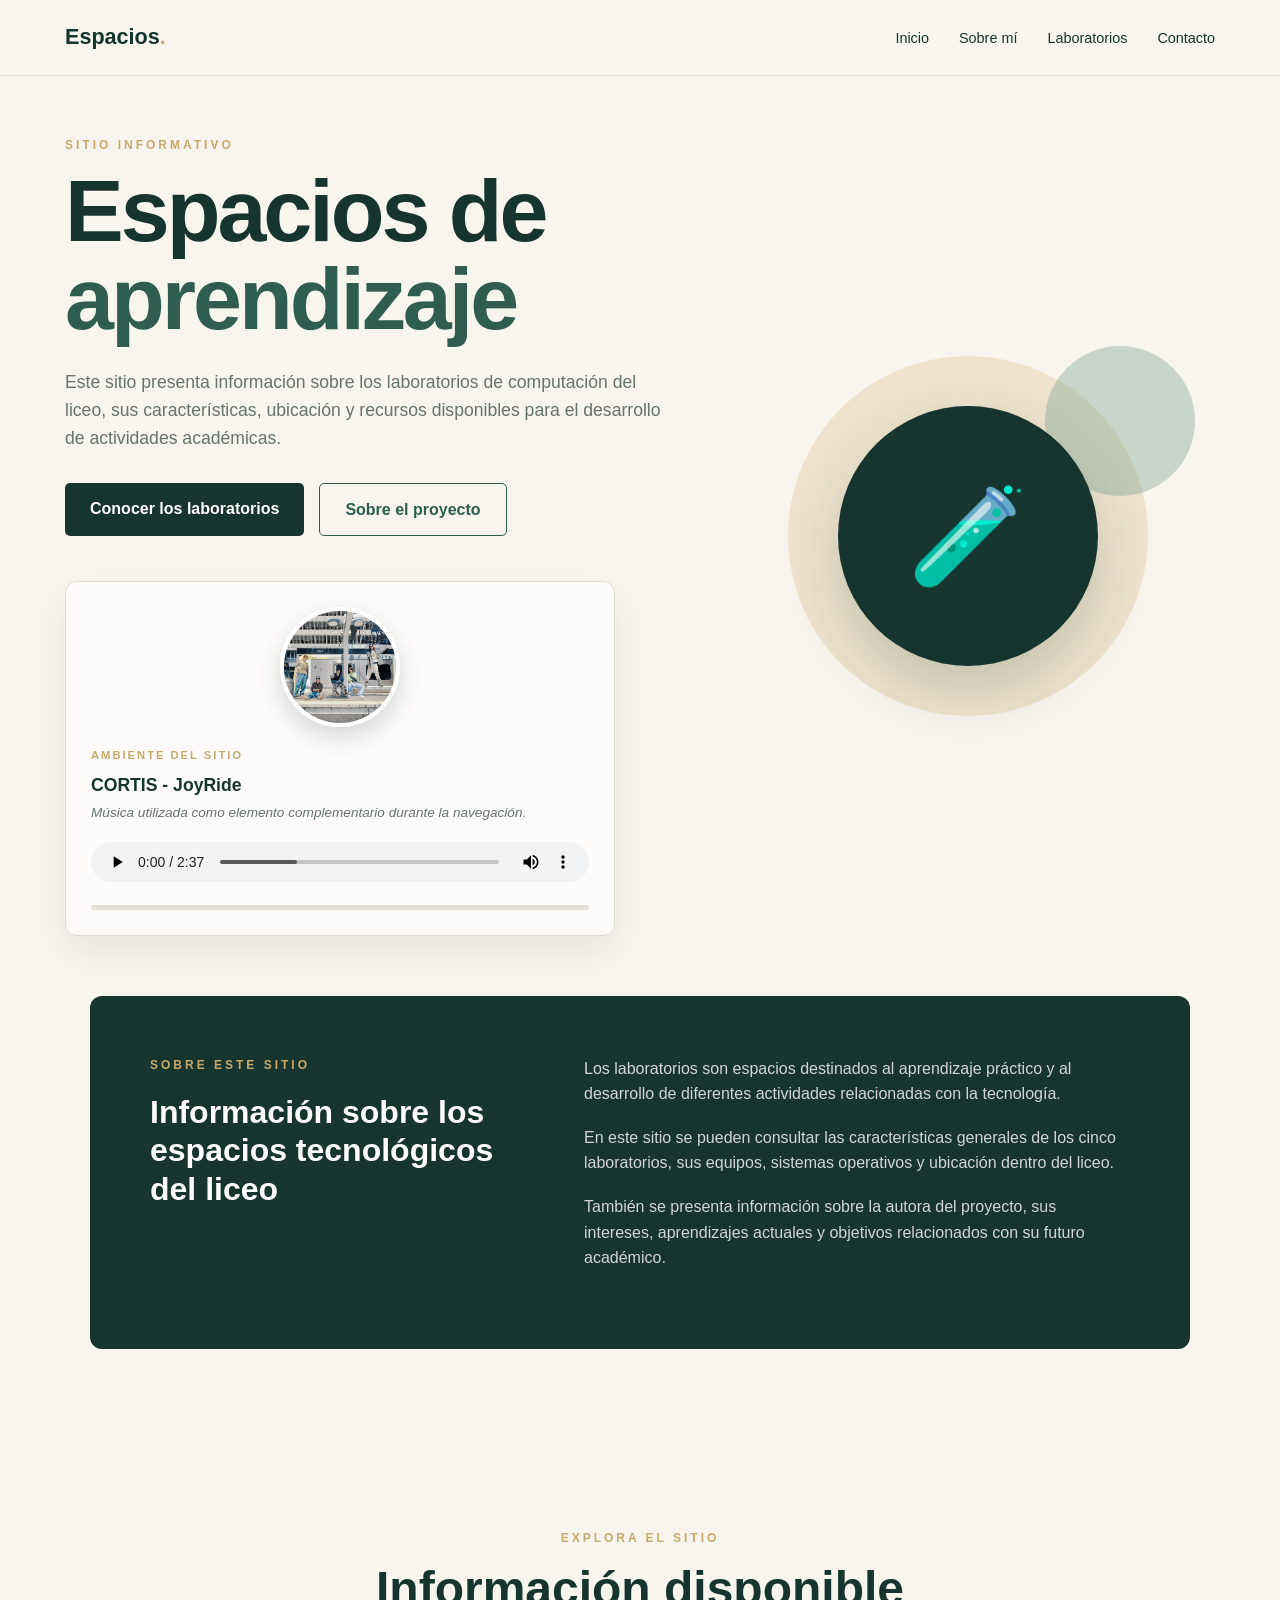
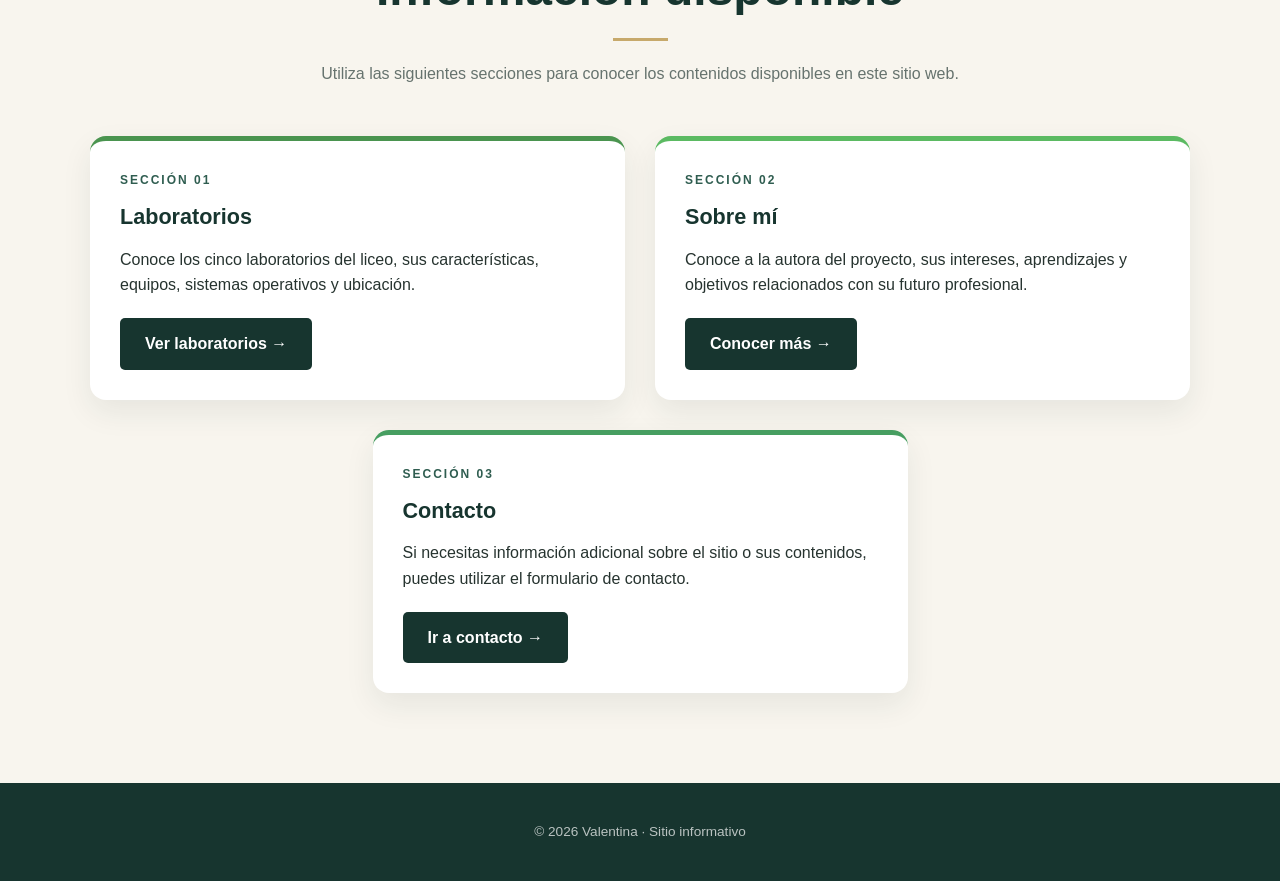
<file: index.html>
<!DOCTYPE html>
<html lang="es">

<head>

    <!-- =====================================================
         CONFIGURACIÓN DEL DOCUMENTO
         ===================================================== -->

    <!-- Permite utilizar correctamente caracteres especiales
         como á, é, í, ó, ú, ñ, etc. -->
    <meta charset="UTF-8">


    <!-- Permite adaptar el sitio a computadores,
         tablets y celulares. -->
    <meta name="viewport" content="width=device-width, initial-scale=1.0">


    <!-- Título que aparece en la pestaña del navegador. -->
    <title>Espacios de Aprendizaje | Liceo</title>


    <!-- Conexión con la hoja de estilos principal. -->
    <link rel="stylesheet" href="estilos.css">

</head>


<body>


    <!-- =====================================================
         ENCABEZADO Y MENÚ DE NAVEGACIÓN
         ===================================================== -->

    <header>

        <nav class="navbar">


            <!-- =============================================
                 LOGO
                 =============================================

                 El logo permite volver a la página principal.
                 ============================================= -->

            <a href="index.html" class="logo">

                Espacios<span>.</span>

            </a>



            <!-- =============================================
                 MENÚ PRINCIPAL
                 ============================================= -->

            <ul class="menu">


                <!-- Página de inicio -->
                <li>

                    <a href="index.html">
                        Inicio
                    </a>

                </li>


                <!-- Información personal de la autora -->
                <li>

                    <a href="sobre-mi.html">
                        Sobre mí
                    </a>

                </li>


                <!-- Información de los laboratorios -->
                <li>

                    <a href="laboratorios.html">
                        Laboratorios
                    </a>

                </li>


                <!-- Formulario de contacto -->
                <li>

                    <a href="contacto.html">
                        Contacto
                    </a>

                </li>

            </ul>

        </nav>

    </header>



    <!-- =====================================================
         CONTENIDO PRINCIPAL
         ===================================================== -->

    <main>


        <!-- =================================================
             SECCIÓN DE PRESENTACIÓN
             =================================================

             Esta sección funciona como portada informativa
             del sitio.

             A diferencia de una página personal, el foco
             está puesto en el tema del proyecto:
             los espacios de aprendizaje y los laboratorios
             disponibles en el liceo.
             ================================================= -->

        <section id="inicio" class="inicio">


            <!-- =============================================
                 INFORMACIÓN PRINCIPAL
                 ============================================= -->

            <div class="inicio-texto">


                <!-- Categoría de la página -->
                <p class="pequeno-titulo">

                    SITIO INFORMATIVO

                </p>


                <!-- Título principal -->

                <h1>

                    Espacios de
                    <span>aprendizaje</span>

                </h1>


                <!-- Descripción general del sitio -->

                <p class="descripcion">

                    Este sitio presenta información sobre los
                    laboratorios de computación del liceo, sus
                    características, ubicación y recursos
                    disponibles para el desarrollo de actividades
                    académicas.

                </p>



                <!-- =========================================
                     BOTONES PRINCIPALES
                     ========================================= -->

                <div class="botones">


                    <!-- Acceso a la información de laboratorios -->

                    <a
                        href="laboratorios.html"
                        class="boton principal"
                    >

                        Conocer los laboratorios

                    </a>


                    <!-- Acceso a la información sobre la autora -->

                    <a
                        href="sobre-mi.html"
                        class="boton secundario"
                    >

                        Sobre el proyecto

                    </a>

                </div>



                <!-- =========================================
                     INFORMACIÓN DESTACADA
                     =========================================

                     Pequeño bloque informativo que refuerza
                     que el sitio tiene un propósito educativo.
                     ========================================= -->

                <div class="reproductor">


                    <!-- Portada decorativa -->

                    <div class="portada-musica">

                        <img
                            src="portada.jpg"
                            alt="Portada de la canción utilizada en el sitio"
                        >

                    </div>



                    <!-- Información de la música -->

                    <div class="reproductor-info">

                        <span class="now-playing">

                            AMBIENTE DEL SITIO

                        </span>


                        <h3>

                            CORTIS - JoyRide

                        </h3>


                        <p>

                            Música utilizada como elemento
                            complementario durante la navegación.

                        </p>

                    </div>



                    <!-- Controles del reproductor -->

                    <div class="reproductor-controles">

                        <audio controls loop>

                            <source
                                src="audio/musica.mp3"
                                type="audio/mpeg"
                            >

                            <!-- Mensaje alternativo -->

                            Tu navegador no puede reproducir
                            este audio.

                        </audio>

                    </div>



                    <!-- Barra decorativa -->

                    <div class="barra-musica">

                        <div class="progreso-musica"></div>

                    </div>

                </div>

            </div>



            <!-- =============================================
                 ELEMENTO VISUAL
                 =============================================

                 Representa visualmente la idea de tecnología,
                 aprendizaje y trabajo práctico.
                 ============================================= -->

            <div class="inicio-visual">


                <!-- Círculo decorativo principal -->

                <div class="circulo grande"></div>


                <!-- Círculo decorativo secundario -->

                <div class="circulo pequeno"></div>


                <!-- Elemento visual central -->

                <div class="laboratorio-icono">

                    🧪

                </div>

            </div>

        </section>



        <!-- =================================================
             PRESENTACIÓN DEL SITIO
             =================================================

             Esta sección entrega información rápida sobre
             lo que el visitante puede encontrar.
             ================================================= -->

        <section class="informacion">


            <div class="informacion-contenido">


                <!-- =============================================
                     COLUMNA IZQUIERDA
                     ============================================= -->

                <div>


                    <p class="pequeno-titulo">

                        SOBRE ESTE SITIO

                    </p>


                    <h2>

                        Información sobre los espacios
                        tecnológicos del liceo

                    </h2>

                </div>



                <!-- =============================================
                     COLUMNA DERECHA
                     ============================================= -->

                <div>


                    <p>

                        Los laboratorios son espacios destinados
                        al aprendizaje práctico y al desarrollo
                        de diferentes actividades relacionadas
                        con la tecnología.

                    </p>


                    <p>

                        En este sitio se pueden consultar las
                        características generales de los cinco
                        laboratorios, sus equipos, sistemas
                        operativos y ubicación dentro del liceo.

                    </p>


                    <p>

                        También se presenta información sobre
                        la autora del proyecto, sus intereses,
                        aprendizajes actuales y objetivos
                        relacionados con su futuro académico.

                    </p>

                </div>

            </div>

        </section>



        <!-- =================================================
             ACCESOS PRINCIPALES
             =================================================

             Estas tarjetas funcionan como accesos rápidos
             a las diferentes partes del sitio.
             ================================================= -->

        <section class="laboratorios">


            <!-- Título -->

            <div class="titulo-seccion">

                <p class="pequeno-titulo">

                    EXPLORA EL SITIO

                </p>


                <h2>

                    Información disponible

                </h2>


                <div class="linea"></div>


                <p class="texto-introduccion">

                    Utiliza las siguientes secciones para
                    conocer los contenidos disponibles en
                    este sitio web.

                </p>

            </div>



            <!-- =============================================
                 TARJETAS DE ACCESO
                 ============================================= -->

            <div class="laboratorios-grid">



                <!-- =============================================
                     TARJETA: LABORATORIOS
                     ============================================= -->

                <article class="laboratorio-card laboratorio-1">


                    <p class="numero-laboratorio">

                        SECCIÓN 01

                    </p>


                    <h3>

                        Laboratorios

                    </h3>


                    <p>

                        Conoce los cinco laboratorios del liceo,
                        sus características, equipos, sistemas
                        operativos y ubicación.

                    </p>


                    <a
                        href="laboratorios.html"
                        class="boton principal"
                    >

                        Ver laboratorios →

                    </a>

                </article>



                <!-- =============================================
                     TARJETA: SOBRE MÍ
                     ============================================= -->

                <article class="laboratorio-card laboratorio-2">


                    <p class="numero-laboratorio">

                        SECCIÓN 02

                    </p>


                    <h3>

                        Sobre mí

                    </h3>


                    <p>

                        Conoce a la autora del proyecto, sus
                        intereses, aprendizajes y objetivos
                        relacionados con su futuro profesional.

                    </p>


                    <a
                        href="sobre-mi.html"
                        class="boton principal"
                    >

                        Conocer más →

                    </a>

                </article>



                <!-- =============================================
                     TARJETA: CONTACTO
                     ============================================= -->

                <article class="laboratorio-card laboratorio-3">


                    <p class="numero-laboratorio">

                        SECCIÓN 03

                    </p>


                    <h3>

                        Contacto

                    </h3>


                    <p>

                        Si necesitas información adicional
                        sobre el sitio o sus contenidos,
                        puedes utilizar el formulario de contacto.

                    </p>


                    <a
                        href="contacto.html"
                        class="boton principal"
                    >

                        Ir a contacto →

                    </a>

                </article>


            </div>

        </section>


    </main>



    <!-- =====================================================
         PIE DE PÁGINA
         ===================================================== -->

    <footer>

        <p>

            © 2026 Valentina · Sitio informativo

        </p>

    </footer>


</body>

</html>
</file>
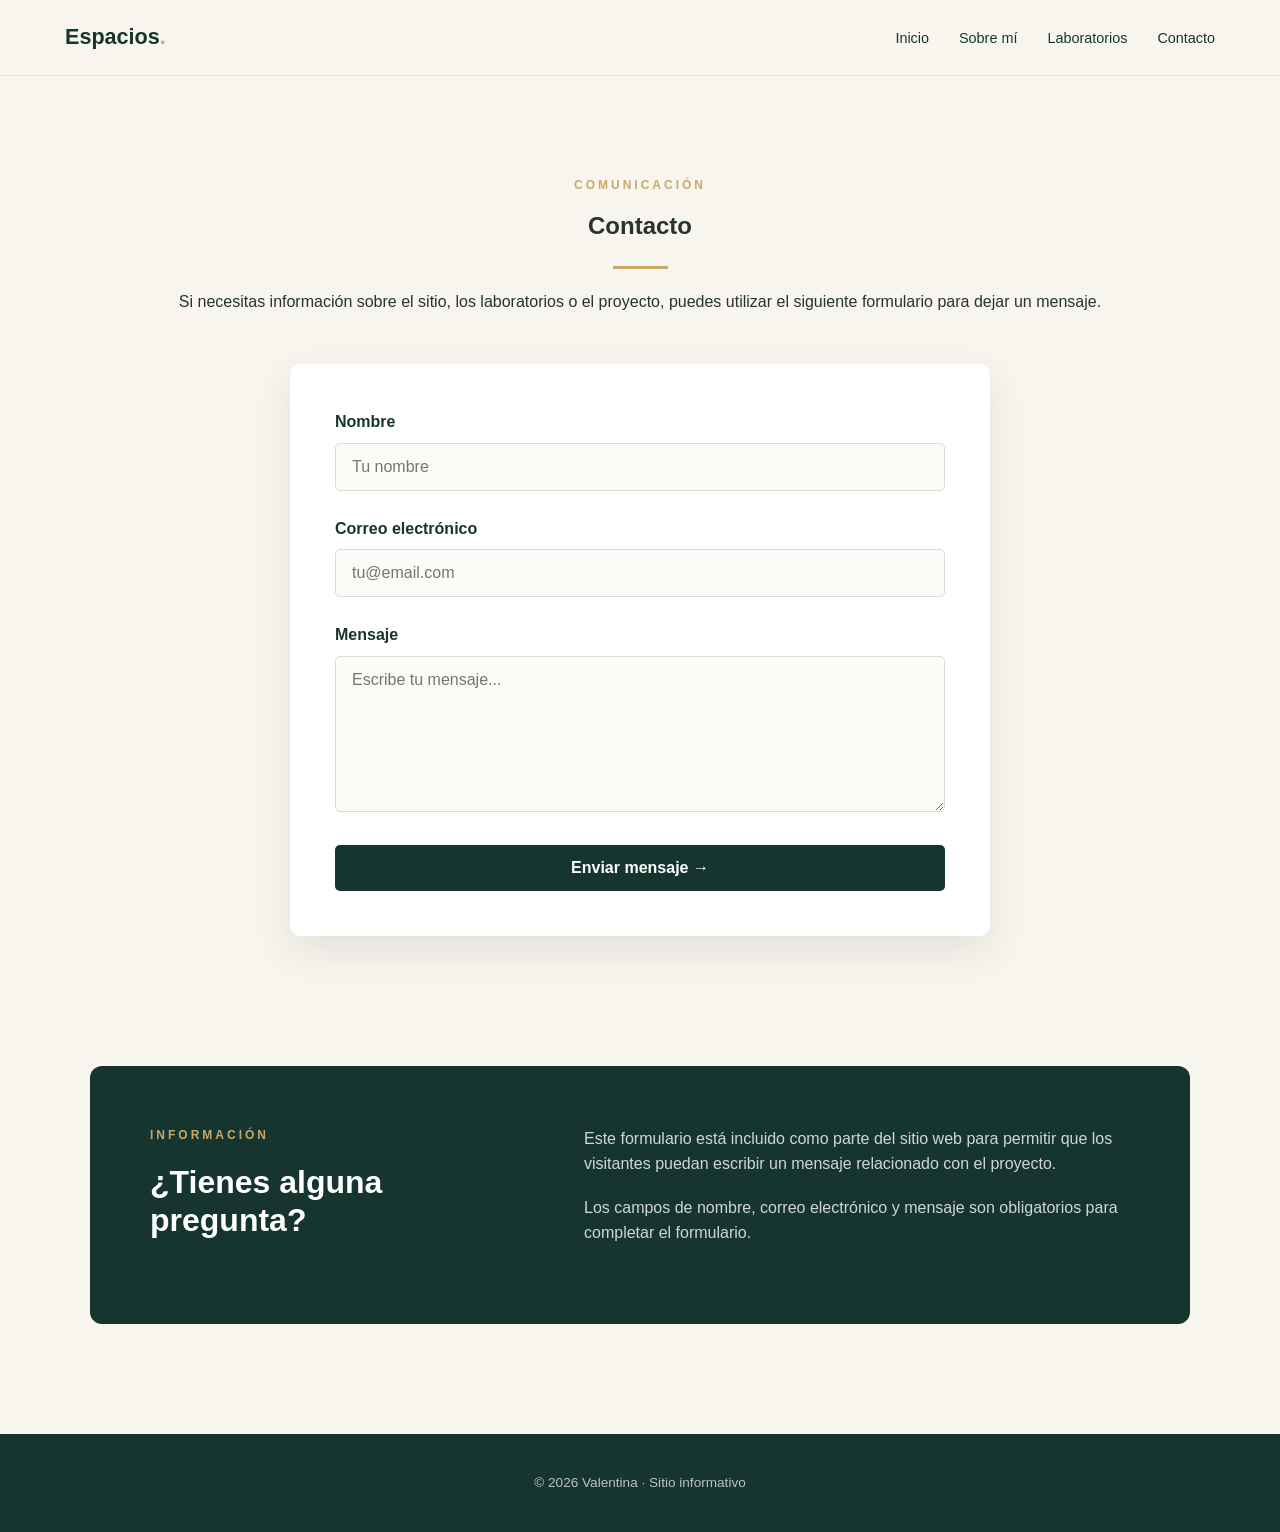
<file: contacto.html>
<!DOCTYPE html>
<html lang="es">

<head>

    <!-- =====================================================
         CONFIGURACIÓN DEL DOCUMENTO
         ===================================================== -->

    <!-- Permite utilizar correctamente caracteres especiales
         como á, é, í, ó, ú, ñ, etc. -->
    <meta charset="UTF-8">


    <!-- Permite que el sitio se adapte correctamente
         a computadores, tablets y celulares. -->
    <meta
        name="viewport"
        content="width=device-width, initial-scale=1.0"
    >


    <!-- Título que aparece en la pestaña del navegador. -->
    <title>Contacto | Valentina</title>


    <!-- Conexión con la hoja de estilos principal. -->
    <link rel="stylesheet" href="estilos.css">

</head>


<body>


    <!-- =====================================================
         ENCABEZADO Y MENÚ DE NAVEGACIÓN
         =====================================================

         El menú permite desplazarse entre las diferentes
         páginas que forman parte del sitio web.

         Páginas disponibles:

         - index.html
         - sobre-mi.html
         - laboratorios.html
         - contacto.html

         ===================================================== -->

    <header>

        <nav class="navbar">


            <!-- =============================================
                 LOGO DEL SITIO
                 =============================================

                 Al hacer clic sobre el logo, el usuario
                 vuelve a la página principal.
                 ============================================= -->

            <a href="index.html" class="logo">

                Espacios<span>.</span>

            </a>



            <!-- =============================================
                 MENÚ PRINCIPAL
                 ============================================= -->

            <ul class="menu">


                <!-- Enlace a la página de inicio -->

                <li>

                    <a href="index.html">
                        Inicio
                    </a>

                </li>


                <!-- Enlace a la página Sobre mí -->

                <li>

                    <a href="sobre-mi.html">
                        Sobre mí
                    </a>

                </li>


                <!-- Enlace a la página de laboratorios -->

                <li>

                    <a href="laboratorios.html">
                        Laboratorios
                    </a>

                </li>


                <!-- Página actual -->

                <li>

                    <a href="contacto.html">
                        Contacto
                    </a>

                </li>

            </ul>

        </nav>

    </header>



    <!-- =====================================================
         CONTENIDO PRINCIPAL
         ===================================================== -->

    <main>


        <!-- =================================================
             SECCIÓN DE CONTACTO
             =================================================

             Esta sección contiene la información relacionada
             con el contacto y el formulario que permite al
             usuario escribir un mensaje.
             ================================================= -->

        <section class="contacto">


            <!-- =============================================
                 TÍTULO DE LA SECCIÓN
                 ============================================= -->

            <div class="titulo-seccion">


                <!-- Texto pequeño sobre el título -->

                <p class="pequeno-titulo">

                    COMUNICACIÓN

                </p>


                <!-- Título principal -->

                <h1>

                    Contacto

                </h1>


                <!-- Línea decorativa -->

                <div class="linea"></div>


                <!-- Descripción de la sección -->

                <p>

                    Si necesitas información sobre el sitio,
                    los laboratorios o el proyecto, puedes
                    utilizar el siguiente formulario para
                    dejar un mensaje.

                </p>

            </div>



            <!-- =================================================
                 FORMULARIO DE CONTACTO
                 =================================================

                 El formulario permite ingresar:

                 - Nombre
                 - Correo electrónico
                 - Mensaje

                 Los campos utilizan etiquetas <label> asociadas
                 mediante el atributo "for", lo que facilita su
                 utilización y mejora la accesibilidad.
                 ================================================= -->

            <form
                class="formulario"
                action="#"
                method="post"
            >


                <!-- =============================================
                     CAMPO: NOMBRE
                     ============================================= -->

                <label for="nombre">

                    Nombre

                </label>


                <input
                    type="text"
                    id="nombre"
                    name="nombre"
                    placeholder="Tu nombre"
                    autocomplete="name"
                    required
                >



                <!-- =============================================
                     CAMPO: CORREO ELECTRÓNICO
                     ============================================= -->

                <label for="email">

                    Correo electrónico

                </label>


                <input
                    type="email"
                    id="email"
                    name="email"
                    placeholder="tu@email.com"
                    autocomplete="email"
                    required
                >



                <!-- =============================================
                     CAMPO: MENSAJE
                     ============================================= -->

                <label for="mensaje">

                    Mensaje

                </label>


                <textarea
                    id="mensaje"
                    name="mensaje"
                    rows="7"
                    placeholder="Escribe tu mensaje..."
                    required
                ></textarea>



                <!-- =============================================
                     BOTÓN DE ENVÍO
                     ============================================= -->

                <button type="submit">

                    Enviar mensaje →

                </button>


            </form>

        </section>



        <!-- =================================================
             INFORMACIÓN ADICIONAL
             =================================================

             Esta sección explica brevemente el propósito
             del formulario.
             ================================================= -->

        <section class="informacion">


            <div class="informacion-contenido">


                <!-- =============================================
                     COLUMNA IZQUIERDA
                     ============================================= -->

                <div>


                    <p class="pequeno-titulo">

                        INFORMACIÓN

                    </p>


                    <h2>

                        ¿Tienes alguna pregunta?

                    </h2>

                </div>



                <!-- =============================================
                     COLUMNA DERECHA
                     ============================================= -->

                <div>


                    <p>

                        Este formulario está incluido como parte
                        del sitio web para permitir que los
                        visitantes puedan escribir un mensaje
                        relacionado con el proyecto.

                    </p>


                    <p>

                        Los campos de nombre, correo electrónico
                        y mensaje son obligatorios para completar
                        el formulario.

                    </p>

                </div>

            </div>

        </section>


    </main>



    <!-- =====================================================
         PIE DE PÁGINA
         ===================================================== -->

    <footer>

        <p>

            © 2026 Valentina · Sitio informativo

        </p>

    </footer>


</body>

</html>
</file>
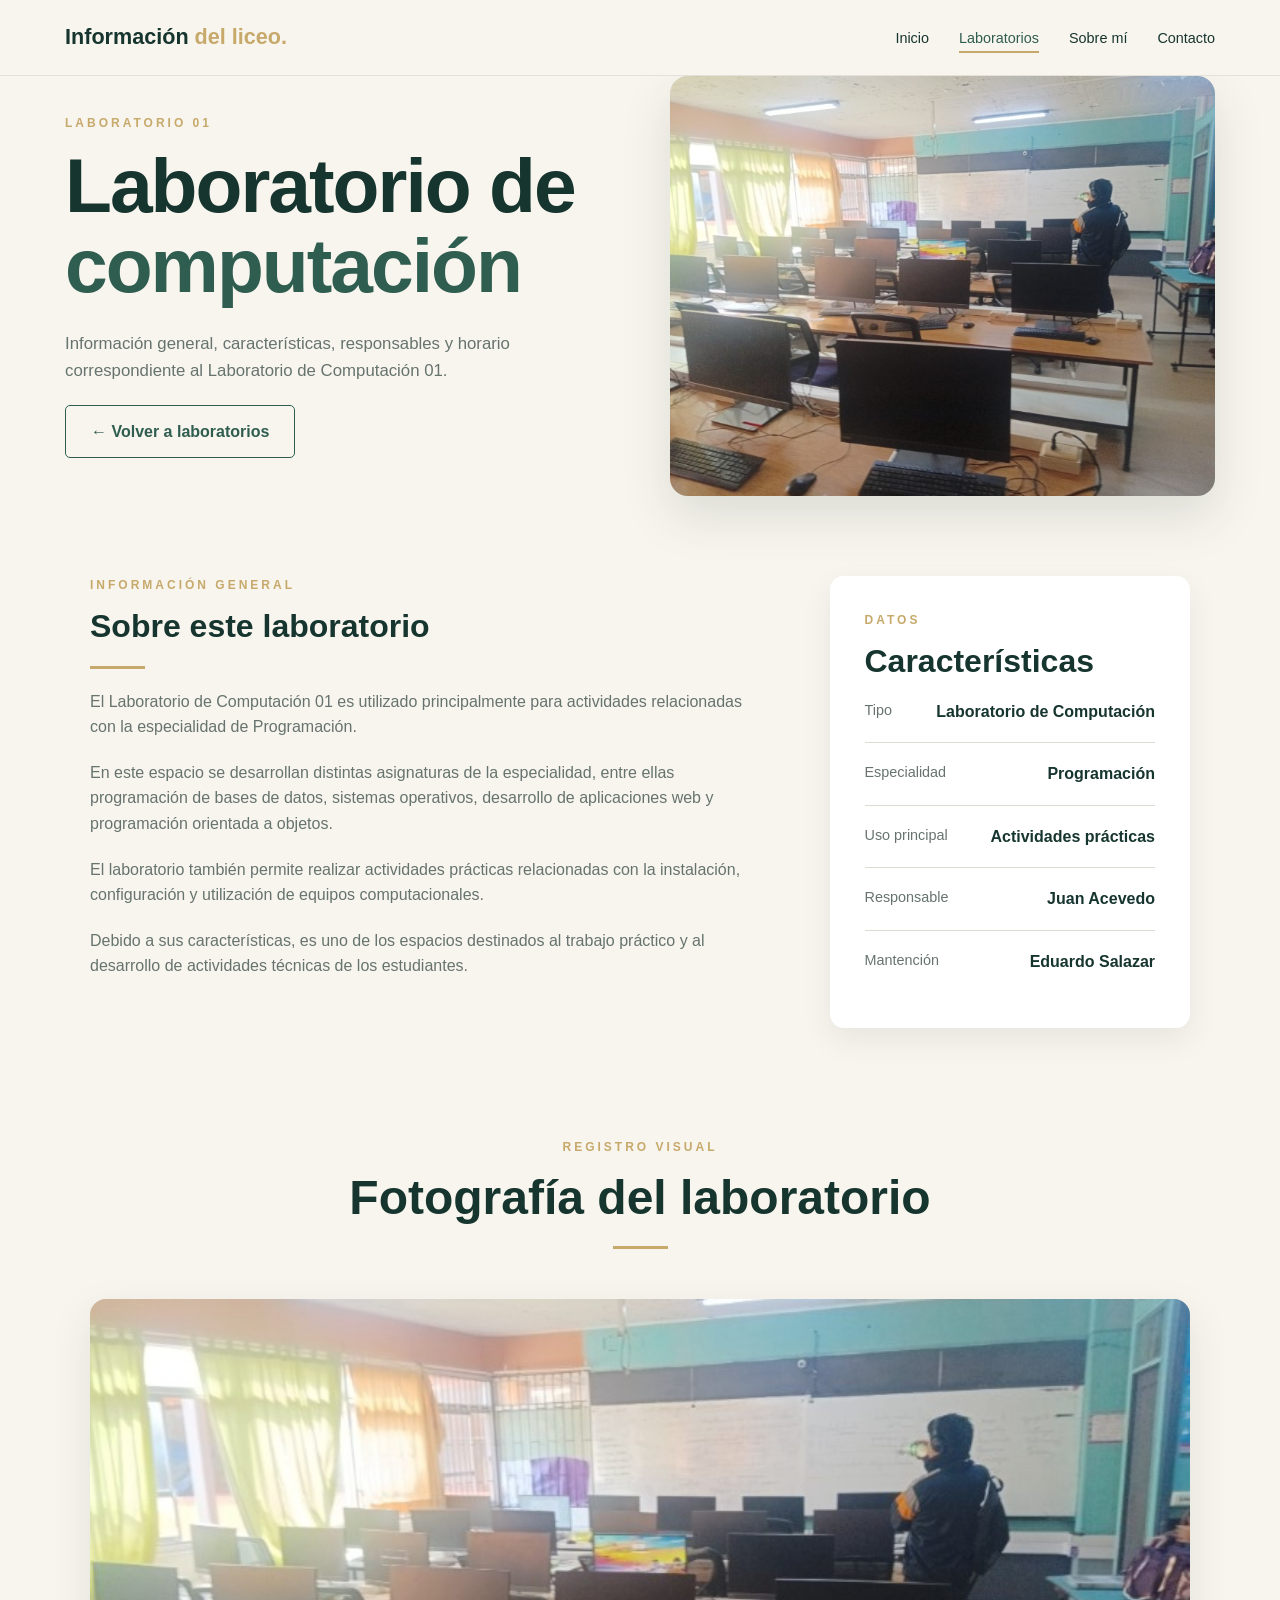
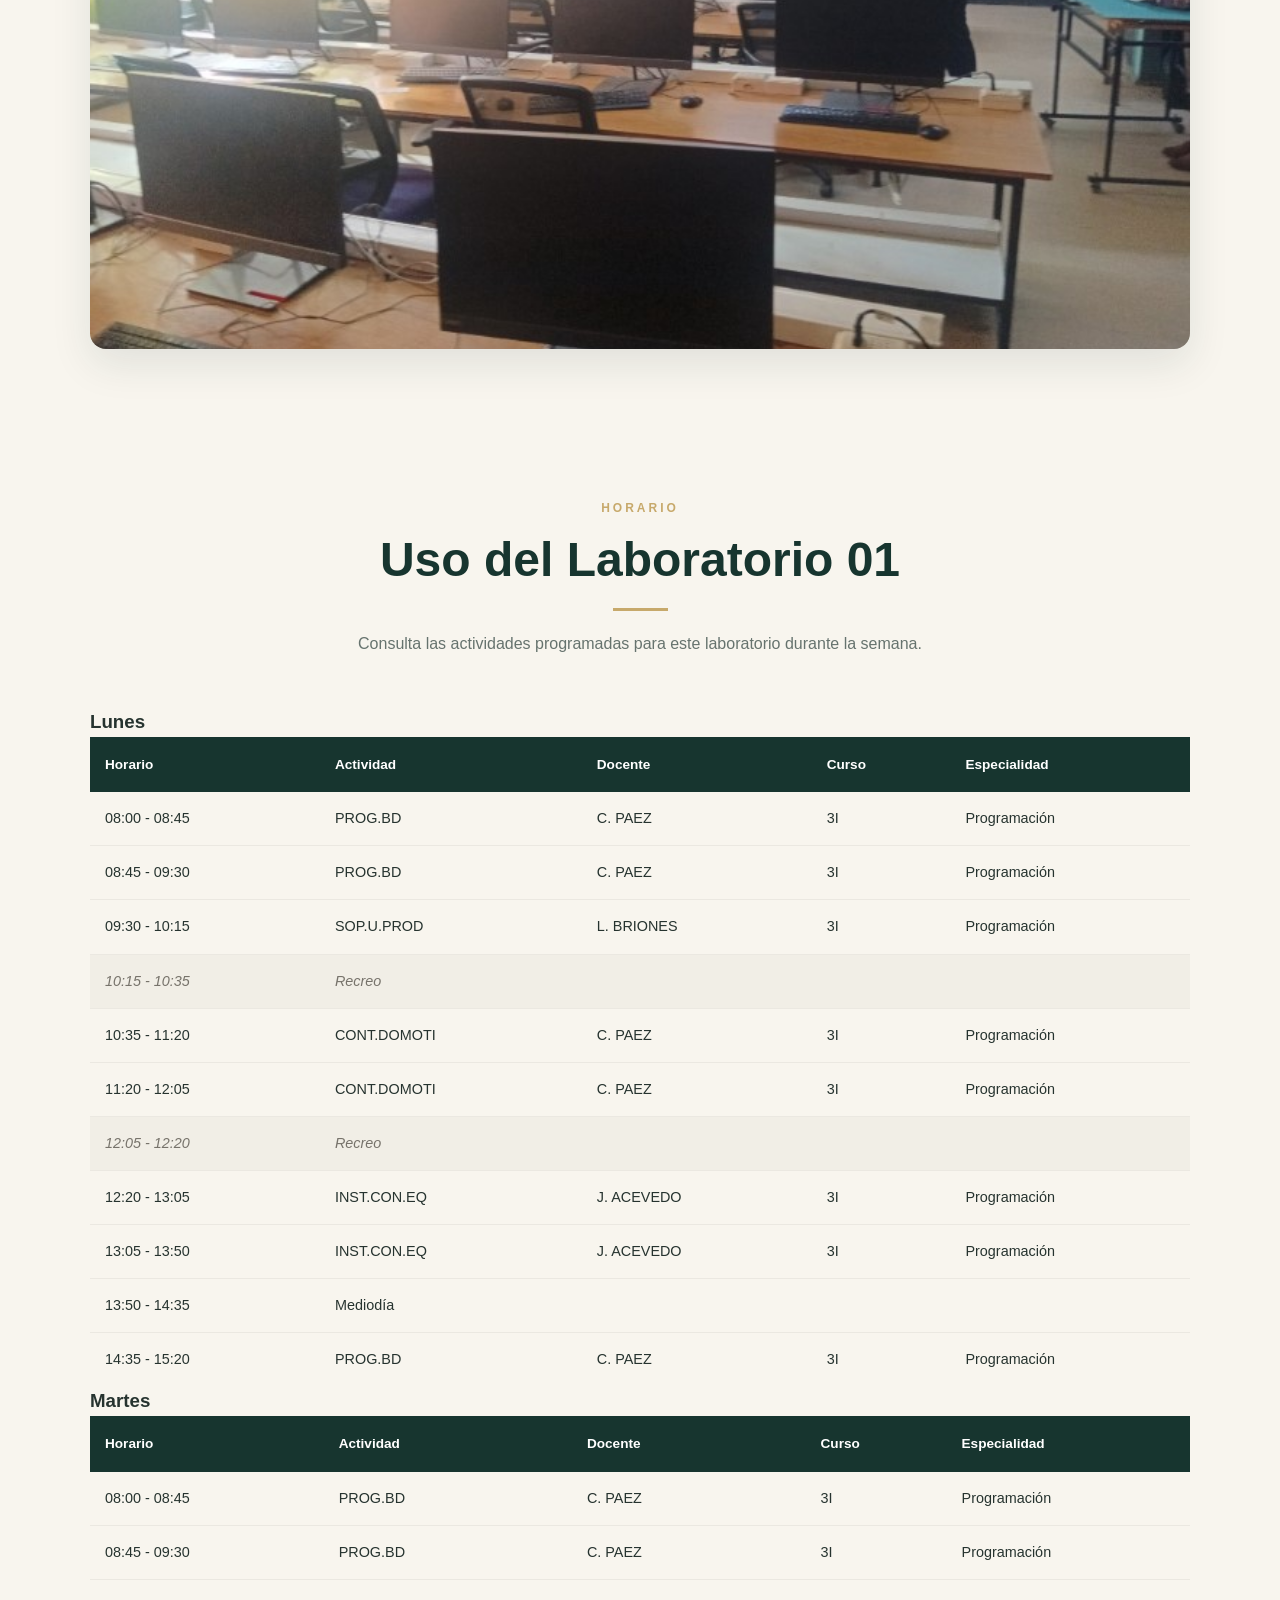
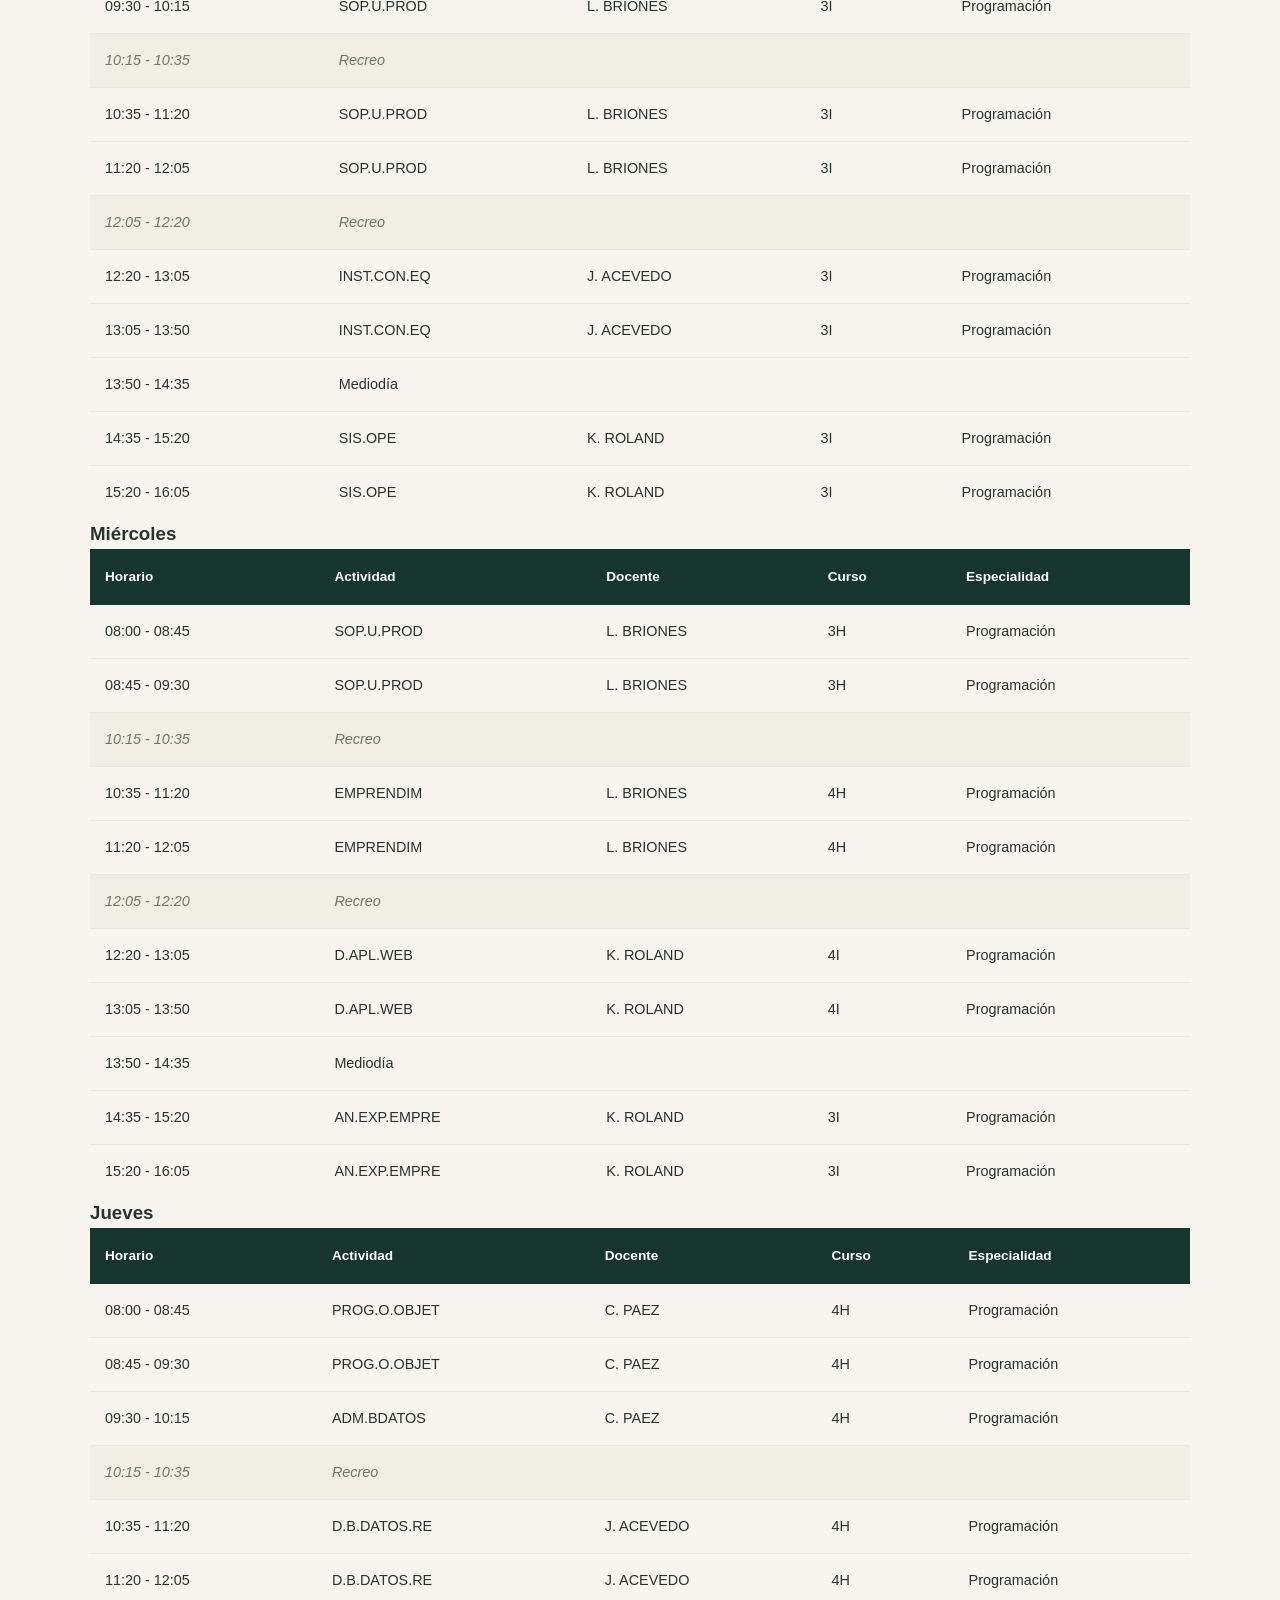
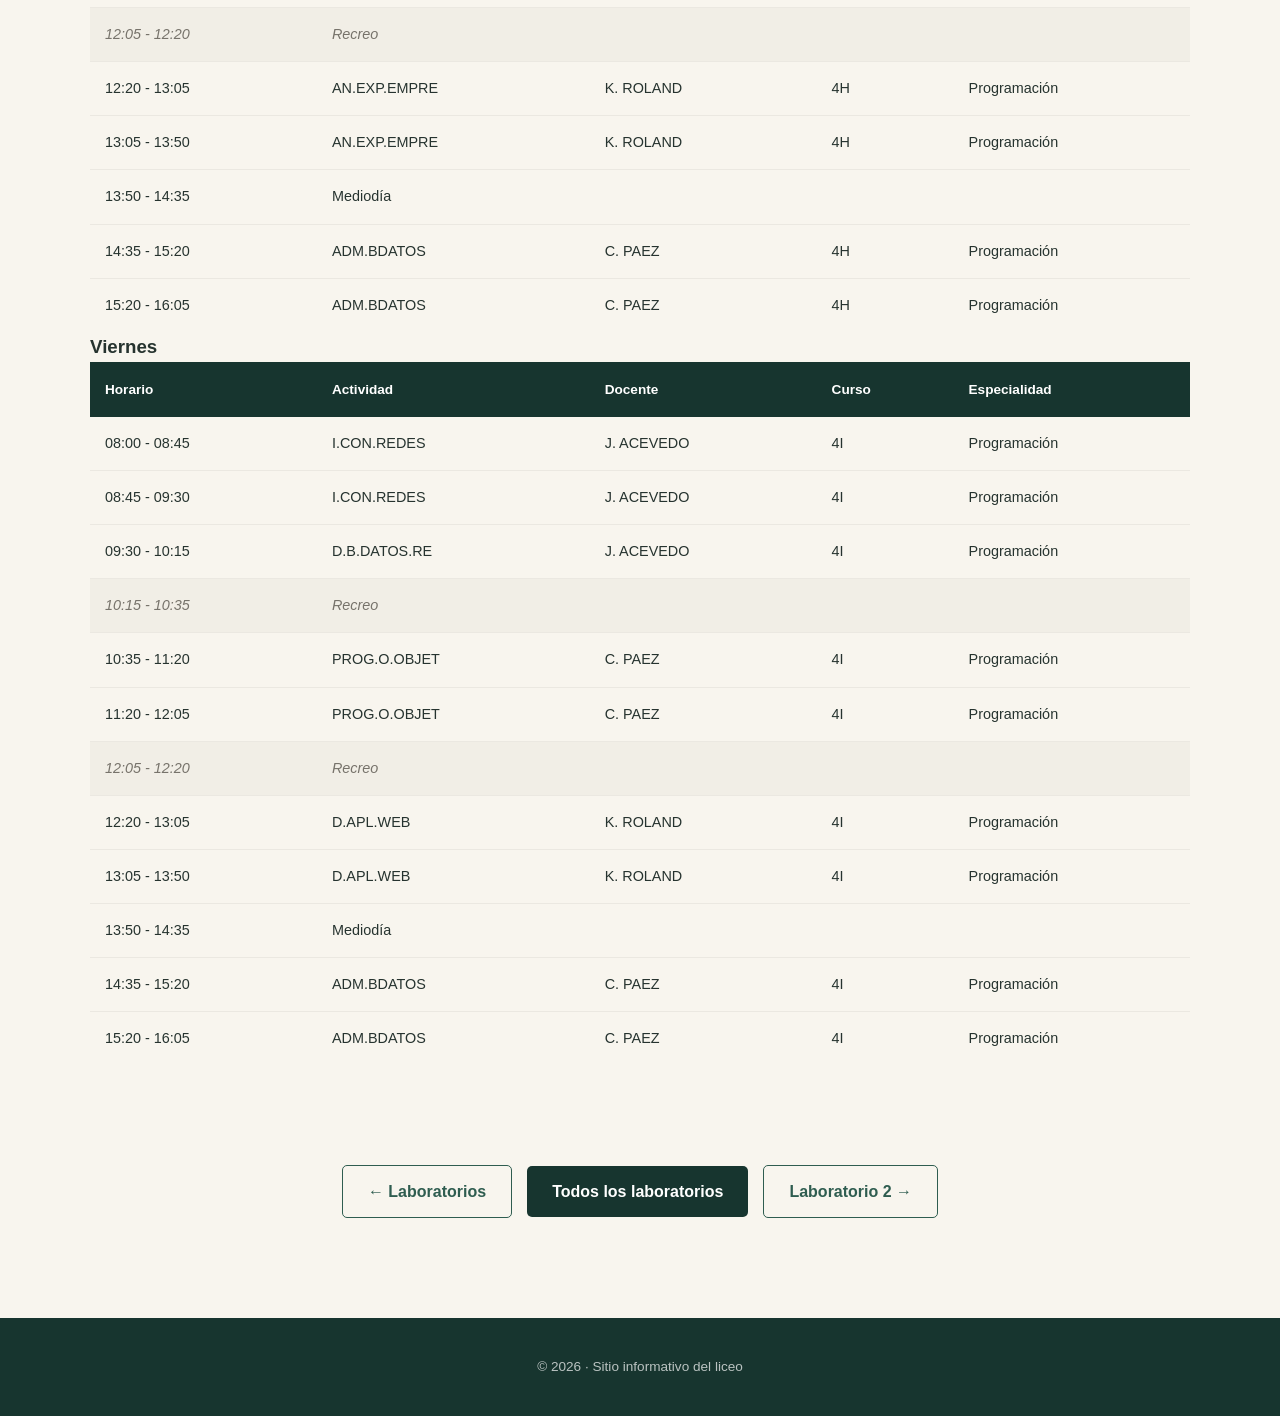
<file: lab01.html>
<!DOCTYPE html>
<html lang="es">

<head>

    <meta charset="UTF-8">

    <meta
        name="viewport"
        content="width=device-width, initial-scale=1.0"
    >

    <meta
        name="description"
        content="Información, fotografía y horario del Laboratorio de Computación 01."
    >

    <title>Laboratorio 1 | Sitio informativo</title>

    <link rel="stylesheet" href="estilos.css">

</head>


<head>
<meta charset="UTF-8">

<meta
    name="viewport"
    content="width=device-width, initial-scale=1.0"
>

<meta
    name="description"
    content="Información, fotografía y horario del Laboratorio de Computación 01."
>

<title>Laboratorio 1 | Sitio informativo</title>

<link rel="stylesheet" href="estilos.css">

</head> <body>
<!-- =====================================================
     ENCABEZADO
     ===================================================== -->

<header>

    <nav class="navbar">

        <a href="index.html" class="logo">
            Información
            <span>del liceo.</span>
        </a>

        <ul class="menu">

            <li>
                <a href="index.html">
                    Inicio
                </a>
            </li>

            <li>
                <a href="laboratorios.html" class="activo">
                    Laboratorios
                </a>
            </li>

            <li>
                <a href="sobre-mi.html">
                    Sobre mí
                </a>
            </li>

            <li>
                <a href="contacto.html">
                    Contacto
                </a>
            </li>

        </ul>

    </nav>

</header>

<!-- =====================================================
     CONTENIDO PRINCIPAL
     ===================================================== -->

<main>

    <!-- =================================================
         ENCABEZADO DEL LABORATORIO
         ================================================= -->

    <section class="lab-detalle-hero">

        <div class="lab-detalle-hero-contenido">

            <p class="pequeno-titulo">
                LABORATORIO 01
            </p>

            <h1>
                Laboratorio de
                <span>computación</span>
            </h1>

            <p>
                Información general, características,
                responsables y horario correspondiente
                al Laboratorio de Computación 01.
            </p>

            <a
                href="laboratorios.html"
                class="boton secundario"
            >
                ← Volver a laboratorios
            </a>

        </div>

        <!-- Imagen principal -->

        <div class="lab-detalle-hero-imagen">

            <img
                src="img/lab01.jpg"
                alt="Fotografía del Laboratorio de Computación 01"
            >

        </div>

    </section>

    <!-- =================================================
         INFORMACIÓN GENERAL
         ================================================= -->

    <section class="lab-detalle">

        <div class="lab-detalle-grid">

            <!-- =========================================
                 DESCRIPCIÓN
                 ========================================= -->

            <article class="lab-descripcion">

                <p class="pequeno-titulo">
                    INFORMACIÓN GENERAL
                </p>

                <h2>
                    Sobre este laboratorio
                </h2>

                <div class="linea linea-izquierda"></div>

                <p>
                    El Laboratorio de Computación 01 es utilizado
                    principalmente para actividades relacionadas
                    con la especialidad de Programación.
                </p>

                <p>
                    En este espacio se desarrollan distintas
                    asignaturas de la especialidad, entre ellas
                    programación de bases de datos, sistemas
                    operativos, desarrollo de aplicaciones web
                    y programación orientada a objetos.
                </p>

                <p>
                    El laboratorio también permite realizar
                    actividades prácticas relacionadas con la
                    instalación, configuración y utilización
                    de equipos computacionales.
                </p>

                <p>
                    Debido a sus características, es uno de los
                    espacios destinados al trabajo práctico y
                    al desarrollo de actividades técnicas de
                    los estudiantes.
                </p>

            </article>

            <!-- =========================================
                 DATOS DEL LABORATORIO
                 ========================================= -->

            <aside class="datos-laboratorio">

                <p class="pequeno-titulo">
                    DATOS
                </p>

                <h2>
                    Características
                </h2>

                <div class="dato">

                    <span>
                        Tipo
                    </span>

                    <strong>
                        Laboratorio de Computación
                    </strong>

                </div>

                <div class="dato">

                    <span>
                        Especialidad
                    </span>

                    <strong>
                        Programación
                    </strong>

                </div>

                <div class="dato">

                    <span>
                        Uso principal
                    </span>

                    <strong>
                        Actividades prácticas
                    </strong>

                </div>

                <div class="dato">

                    <span>
                        Responsable
                    </span>

                    <strong>
                        Juan Acevedo
                    </strong>

                </div>

                <div class="dato">

                    <span>
                        Mantención
                    </span>

                    <strong>
                        Eduardo Salazar
                    </strong>

                </div>

            </aside>

        </div>

    </section>

    <!-- =================================================
         FOTOGRAFÍA
         ================================================= -->

    <section class="lab-galeria">

        <div class="titulo-seccion">

            <p class="pequeno-titulo">
                REGISTRO VISUAL
            </p>

            <h2>
                Fotografía del laboratorio
            </h2>

            <div class="linea"></div>

        </div>

        <div class="foto-laboratorio-grande">

            <img
                src="img/lab01.jpg"
                alt="Vista del Laboratorio de Computación 01"
            >

        </div>

    </section>

    <!-- =================================================
         HORARIO
         ================================================= -->

    <section class="horarios">

        <div class="titulo-seccion">

            <p class="pequeno-titulo">
                HORARIO
            </p>

            <h2>
                Uso del Laboratorio 01
            </h2>

            <div class="linea"></div>

            <p class="texto-introduccion">
                Consulta las actividades programadas para
                este laboratorio durante la semana.
            </p>

        </div>

        <!-- =================================================
             LUNES
             ================================================= -->

        <div class="horario-dia">

            <h3>
                Lunes
            </h3>

            <div class="tabla-contenedor">

                <table class="tabla-horarios">

                    <thead>

                        <tr>

                            <th>Horario</th>
                            <th>Actividad</th>
                            <th>Docente</th>
                            <th>Curso</th>
                            <th>Especialidad</th>

                        </tr>

                    </thead>

                    <tbody>

                        <tr>
                            <td>08:00 - 08:45</td>
                            <td>PROG.BD</td>
                            <td>C. PAEZ</td>
                            <td>3I</td>
                            <td>Programación</td>
                        </tr>

                        <tr>
                            <td>08:45 - 09:30</td>
                            <td>PROG.BD</td>
                            <td>C. PAEZ</td>
                            <td>3I</td>
                            <td>Programación</td>
                        </tr>

                        <tr>
                            <td>09:30 - 10:15</td>
                            <td>SOP.U.PROD</td>
                            <td>L. BRIONES</td>
                            <td>3I</td>
                            <td>Programación</td>
                        </tr>

                        <tr class="fila-recreo">
                            <td>10:15 - 10:35</td>
                            <td colspan="4">Recreo</td>
                        </tr>

                        <tr>
                            <td>10:35 - 11:20</td>
                            <td>CONT.DOMOTI</td>
                            <td>C. PAEZ</td>
                            <td>3I</td>
                            <td>Programación</td>
                        </tr>

                        <tr>
                            <td>11:20 - 12:05</td>
                            <td>CONT.DOMOTI</td>
                            <td>C. PAEZ</td>
                            <td>3I</td>
                            <td>Programación</td>
                        </tr>

                        <tr class="fila-recreo">
                            <td>12:05 - 12:20</td>
                            <td colspan="4">Recreo</td>
                        </tr>

                        <tr>
                            <td>12:20 - 13:05</td>
                            <td>INST.CON.EQ</td>
                            <td>J. ACEVEDO</td>
                            <td>3I</td>
                            <td>Programación</td>
                        </tr>

                        <tr>
                            <td>13:05 - 13:50</td>
                            <td>INST.CON.EQ</td>
                            <td>J. ACEVEDO</td>
                            <td>3I</td>
                            <td>Programación</td>
                        </tr>

                        <tr class="fila-mediodia">
                            <td>13:50 - 14:35</td>
                            <td colspan="4">Mediodía</td>
                        </tr>

                        <tr>
                            <td>14:35 - 15:20</td>
                            <td>PROG.BD</td>
                            <td>C. PAEZ</td>
                            <td>3I</td>
                            <td>Programación</td>
                        </tr>

                    </tbody>

                </table>

            </div>

        </div>

        <!-- =================================================
             MARTES
             ================================================= -->

        <div class="horario-dia">

            <h3>
                Martes
            </h3>

            <div class="tabla-contenedor">

                <table class="tabla-horarios">

                    <thead>

                        <tr>
                            <th>Horario</th>
                            <th>Actividad</th>
                            <th>Docente</th>
                            <th>Curso</th>
                            <th>Especialidad</th>
                        </tr>

                    </thead>

                    <tbody>

                        <tr>
                            <td>08:00 - 08:45</td>
                            <td>PROG.BD</td>
                            <td>C. PAEZ</td>
                            <td>3I</td>
                            <td>Programación</td>
                        </tr>

                        <tr>
                            <td>08:45 - 09:30</td>
                            <td>PROG.BD</td>
                            <td>C. PAEZ</td>
                            <td>3I</td>
                            <td>Programación</td>
                        </tr>

                        <tr>
                            <td>09:30 - 10:15</td>
                            <td>SOP.U.PROD</td>
                            <td>L. BRIONES</td>
                            <td>3I</td>
                            <td>Programación</td>
                        </tr>

                        <tr class="fila-recreo">
                            <td>10:15 - 10:35</td>
                            <td colspan="4">Recreo</td>
                        </tr>

                        <tr>
                            <td>10:35 - 11:20</td>
                            <td>SOP.U.PROD</td>
                            <td>L. BRIONES</td>
                            <td>3I</td>
                            <td>Programación</td>
                        </tr>

                        <tr>
                            <td>11:20 - 12:05</td>
                            <td>SOP.U.PROD</td>
                            <td>L. BRIONES</td>
                            <td>3I</td>
                            <td>Programación</td>
                        </tr>

                        <tr class="fila-recreo">
                            <td>12:05 - 12:20</td>
                            <td colspan="4">Recreo</td>
                        </tr>

                        <tr>
                            <td>12:20 - 13:05</td>
                            <td>INST.CON.EQ</td>
                            <td>J. ACEVEDO</td>
                            <td>3I</td>
                            <td>Programación</td>
                        </tr>

                        <tr>
                            <td>13:05 - 13:50</td>
                            <td>INST.CON.EQ</td>
                            <td>J. ACEVEDO</td>
                            <td>3I</td>
                            <td>Programación</td>
                        </tr>

                        <tr class="fila-mediodia">
                            <td>13:50 - 14:35</td>
                            <td colspan="4">Mediodía</td>
                        </tr>

                        <tr>
                            <td>14:35 - 15:20</td>
                            <td>SIS.OPE</td>
                            <td>K. ROLAND</td>
                            <td>3I</td>
                            <td>Programación</td>
                        </tr>

                        <tr>
                            <td>15:20 - 16:05</td>
                            <td>SIS.OPE</td>
                            <td>K. ROLAND</td>
                            <td>3I</td>
                            <td>Programación</td>
                        </tr>

                    </tbody>

                </table>

            </div>

        </div>

        <!-- =================================================
             MIÉRCOLES
             ================================================= -->

        <div class="horario-dia">

            <h3>
                Miércoles
            </h3>

            <div class="tabla-contenedor">

                <table class="tabla-horarios">

                    <thead>

                        <tr>
                            <th>Horario</th>
                            <th>Actividad</th>
                            <th>Docente</th>
                            <th>Curso</th>
                            <th>Especialidad</th>
                        </tr>

                    </thead>

                    <tbody>

                        <tr>
                            <td>08:00 - 08:45</td>
                            <td>SOP.U.PROD</td>
                            <td>L. BRIONES</td>
                            <td>3H</td>
                            <td>Programación</td>
                        </tr>

                        <tr>
                            <td>08:45 - 09:30</td>
                            <td>SOP.U.PROD</td>
                            <td>L. BRIONES</td>
                            <td>3H</td>
                            <td>Programación</td>
                        </tr>

                        <tr class="fila-recreo">
                            <td>10:15 - 10:35</td>
                            <td colspan="4">Recreo</td>
                        </tr>

                        <tr>
                            <td>10:35 - 11:20</td>
                            <td>EMPRENDIM</td>
                            <td>L. BRIONES</td>
                            <td>4H</td>
                            <td>Programación</td>
                        </tr>

                        <tr>
                            <td>11:20 - 12:05</td>
                            <td>EMPRENDIM</td>
                            <td>L. BRIONES</td>
                            <td>4H</td>
                            <td>Programación</td>
                        </tr>

                        <tr class="fila-recreo">
                            <td>12:05 - 12:20</td>
                            <td colspan="4">Recreo</td>
                        </tr>

                        <tr>
                            <td>12:20 - 13:05</td>
                            <td>D.APL.WEB</td>
                            <td>K. ROLAND</td>
                            <td>4I</td>
                            <td>Programación</td>
                        </tr>

                        <tr>
                            <td>13:05 - 13:50</td>
                            <td>D.APL.WEB</td>
                            <td>K. ROLAND</td>
                            <td>4I</td>
                            <td>Programación</td>
                        </tr>

                        <tr class="fila-mediodia">
                            <td>13:50 - 14:35</td>
                            <td colspan="4">Mediodía</td>
                        </tr>

                        <tr>
                            <td>14:35 - 15:20</td>
                            <td>AN.EXP.EMPRE</td>
                            <td>K. ROLAND</td>
                            <td>3I</td>
                            <td>Programación</td>
                        </tr>

                        <tr>
                            <td>15:20 - 16:05</td>
                            <td>AN.EXP.EMPRE</td>
                            <td>K. ROLAND</td>
                            <td>3I</td>
                            <td>Programación</td>
                        </tr>

                    </tbody>

                </table>

            </div>

        </div>

        <!-- =================================================
             JUEVES
             ================================================= -->

        <div class="horario-dia">

            <h3>
                Jueves
            </h3>

            <div class="tabla-contenedor">

                <table class="tabla-horarios">

                    <thead>

                        <tr>
                            <th>Horario</th>
                            <th>Actividad</th>
                            <th>Docente</th>
                            <th>Curso</th>
                            <th>Especialidad</th>
                        </tr>

                    </thead>

                    <tbody>

                        <tr>
                            <td>08:00 - 08:45</td>
                            <td>PROG.O.OBJET</td>
                            <td>C. PAEZ</td>
                            <td>4H</td>
                            <td>Programación</td>
                        </tr>

                        <tr>
                            <td>08:45 - 09:30</td>
                            <td>PROG.O.OBJET</td>
                            <td>C. PAEZ</td>
                            <td>4H</td>
                            <td>Programación</td>
                        </tr>

                        <tr>
                            <td>09:30 - 10:15</td>
                            <td>ADM.BDATOS</td>
                            <td>C. PAEZ</td>
                            <td>4H</td>
                            <td>Programación</td>
                        </tr>

                        <tr class="fila-recreo">
                            <td>10:15 - 10:35</td>
                            <td colspan="4">Recreo</td>
                        </tr>

                        <tr>
                            <td>10:35 - 11:20</td>
                            <td>D.B.DATOS.RE</td>
                            <td>J. ACEVEDO</td>
                            <td>4H</td>
                            <td>Programación</td>
                        </tr>

                        <tr>
                            <td>11:20 - 12:05</td>
                            <td>D.B.DATOS.RE</td>
                            <td>J. ACEVEDO</td>
                            <td>4H</td>
                            <td>Programación</td>
                        </tr>

                        <tr class="fila-recreo">
                            <td>12:05 - 12:20</td>
                            <td colspan="4">Recreo</td>
                        </tr>

                        <tr>
                            <td>12:20 - 13:05</td>
                            <td>AN.EXP.EMPRE</td>
                            <td>K. ROLAND</td>
                            <td>4H</td>
                            <td>Programación</td>
                        </tr>

                        <tr>
                            <td>13:05 - 13:50</td>
                            <td>AN.EXP.EMPRE</td>
                            <td>K. ROLAND</td>
                            <td>4H</td>
                            <td>Programación</td>
                        </tr>

                        <tr class="fila-mediodia">
                            <td>13:50 - 14:35</td>
                            <td colspan="4">Mediodía</td>
                        </tr>

                        <tr>
                            <td>14:35 - 15:20</td>
                            <td>ADM.BDATOS</td>
                            <td>C. PAEZ</td>
                            <td>4H</td>
                            <td>Programación</td>
                        </tr>

                        <tr>
                            <td>15:20 - 16:05</td>
                            <td>ADM.BDATOS</td>
                            <td>C. PAEZ</td>
                            <td>4H</td>
                            <td>Programación</td>
                        </tr>

                    </tbody>

                </table>

            </div>

        </div>

        <!-- =================================================
             VIERNES
             ================================================= -->

        <div class="horario-dia">

            <h3>
                Viernes
            </h3>

            <div class="tabla-contenedor">

                <table class="tabla-horarios">

                    <thead>

                        <tr>
                            <th>Horario</th>
                            <th>Actividad</th>
                            <th>Docente</th>
                            <th>Curso</th>
                            <th>Especialidad</th>
                        </tr>

                    </thead>

                    <tbody>

                        <tr>
                            <td>08:00 - 08:45</td>
                            <td>I.CON.REDES</td>
                            <td>J. ACEVEDO</td>
                            <td>4I</td>
                            <td>Programación</td>
                        </tr>

                        <tr>
                            <td>08:45 - 09:30</td>
                            <td>I.CON.REDES</td>
                            <td>J. ACEVEDO</td>
                            <td>4I</td>
                            <td>Programación</td>
                        </tr>

                        <tr>
                            <td>09:30 - 10:15</td>
                            <td>D.B.DATOS.RE</td>
                            <td>J. ACEVEDO</td>
                            <td>4I</td>
                            <td>Programación</td>
                        </tr>

                        <tr class="fila-recreo">
                            <td>10:15 - 10:35</td>
                            <td colspan="4">Recreo</td>
                        </tr>

                        <tr>
                            <td>10:35 - 11:20</td>
                            <td>PROG.O.OBJET</td>
                            <td>C. PAEZ</td>
                            <td>4I</td>
                            <td>Programación</td>
                        </tr>

                        <tr>
                            <td>11:20 - 12:05</td>
                            <td>PROG.O.OBJET</td>
                            <td>C. PAEZ</td>
                            <td>4I</td>
                            <td>Programación</td>
                        </tr>

                        <tr class="fila-recreo">
                            <td>12:05 - 12:20</td>
                            <td colspan="4">Recreo</td>
                        </tr>

                        <tr>
                            <td>12:20 - 13:05</td>
                            <td>D.APL.WEB</td>
                            <td>K. ROLAND</td>
                            <td>4I</td>
                            <td>Programación</td>
                        </tr>

                        <tr>
                            <td>13:05 - 13:50</td>
                            <td>D.APL.WEB</td>
                            <td>K. ROLAND</td>
                            <td>4I</td>
                            <td>Programación</td>
                        </tr>

                        <tr class="fila-mediodia">
                            <td>13:50 - 14:35</td>
                            <td colspan="4">Mediodía</td>
                        </tr>

                        <tr>
                            <td>14:35 - 15:20</td>
                            <td>ADM.BDATOS</td>
                            <td>C. PAEZ</td>
                            <td>4I</td>
                            <td>Programación</td>
                        </tr>

                        <tr>
                            <td>15:20 - 16:05</td>
                            <td>ADM.BDATOS</td>
                            <td>C. PAEZ</td>
                            <td>4I</td>
                            <td>Programación</td>
                        </tr>

                    </tbody>

                </table>

            </div>

        </div>

    </section>

    <!-- =================================================
         NAVEGACIÓN ENTRE LABORATORIOS
         ================================================= -->

    <section class="navegacion-labs">

        <a
            href="laboratorios.html"
            class="boton secundario"
        >
            ← Laboratorios
        </a>

        <a
            href="laboratorios.html"
            class="boton principal"
        >
            Todos los laboratorios
        </a>

        <a
            href="lab02.html"
            class="boton secundario"
        >
            Laboratorio 2 →
        </a>

    </section>

</main>

<!-- =====================================================
     PIE DE PÁGINA
     ===================================================== -->

<footer>

    <p>
        © 2026 · Sitio informativo del liceo
    </p>

</footer>

</body> </html>
</file>
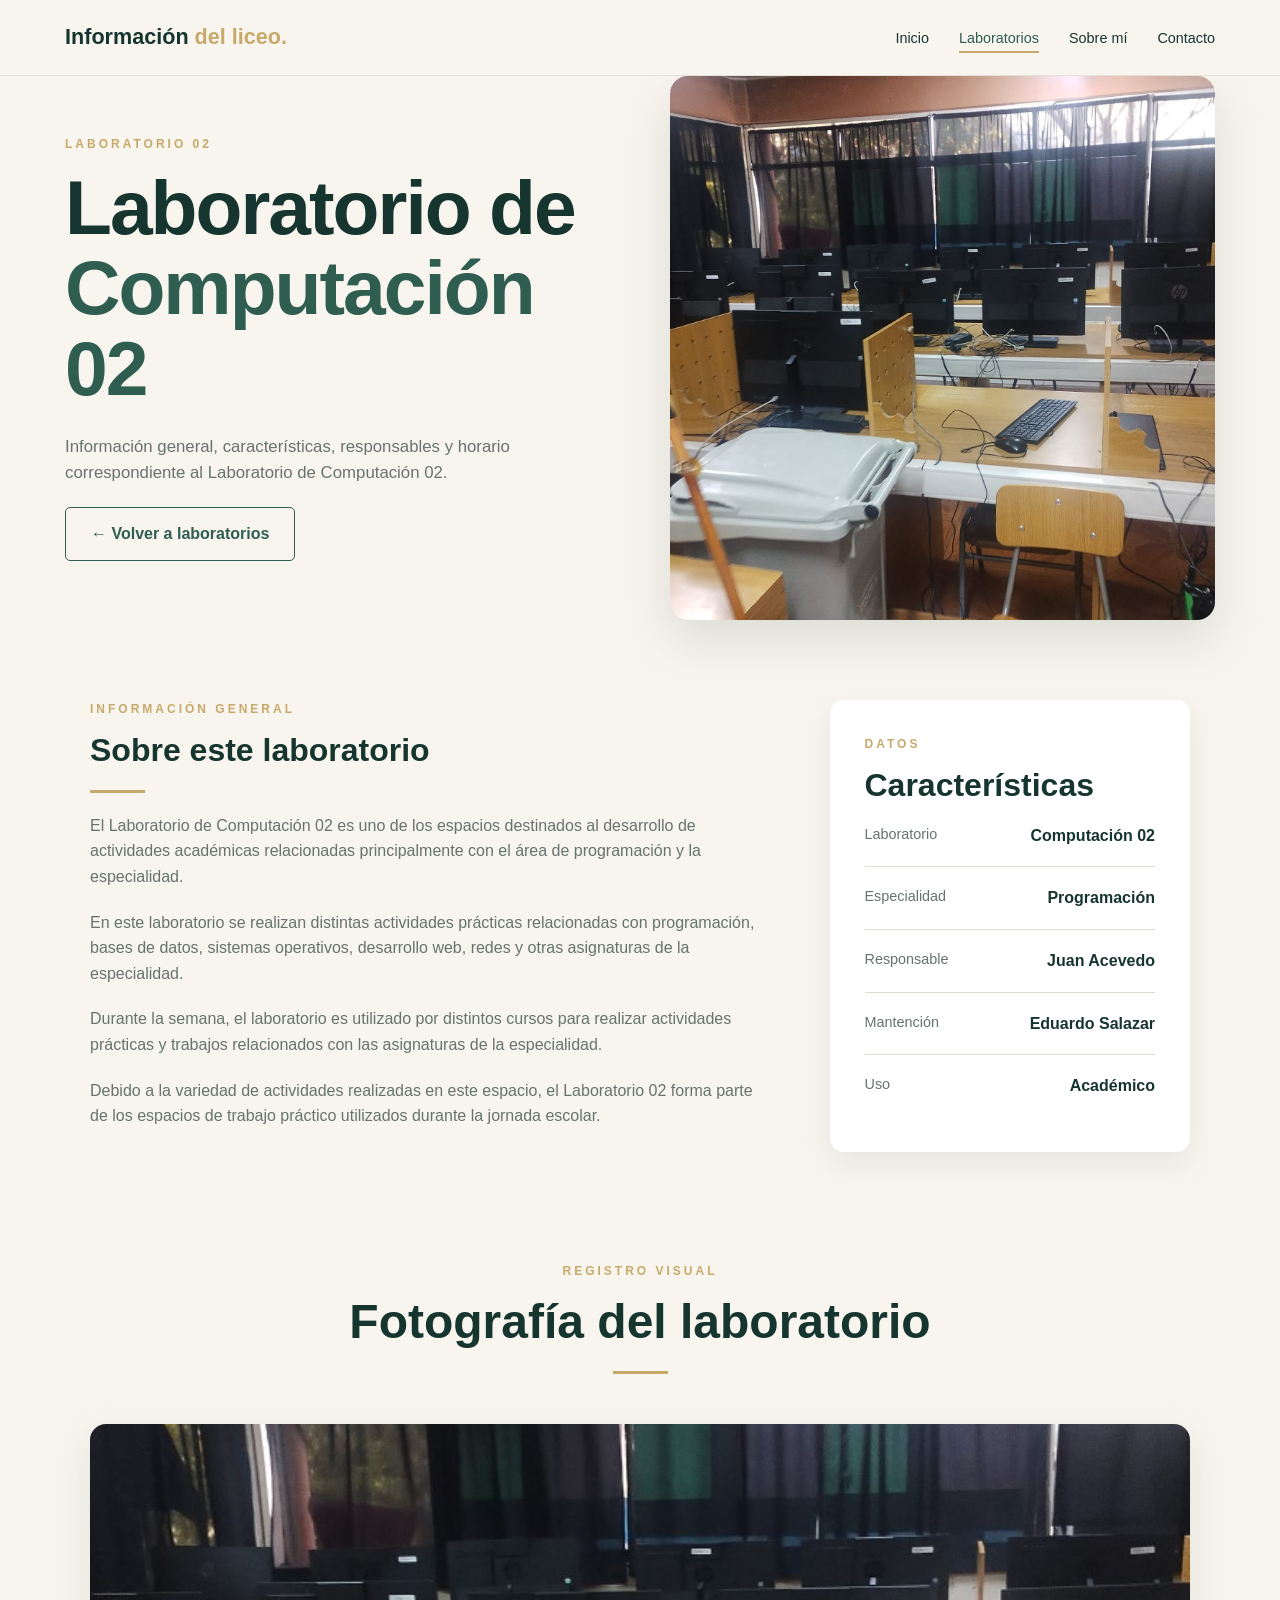
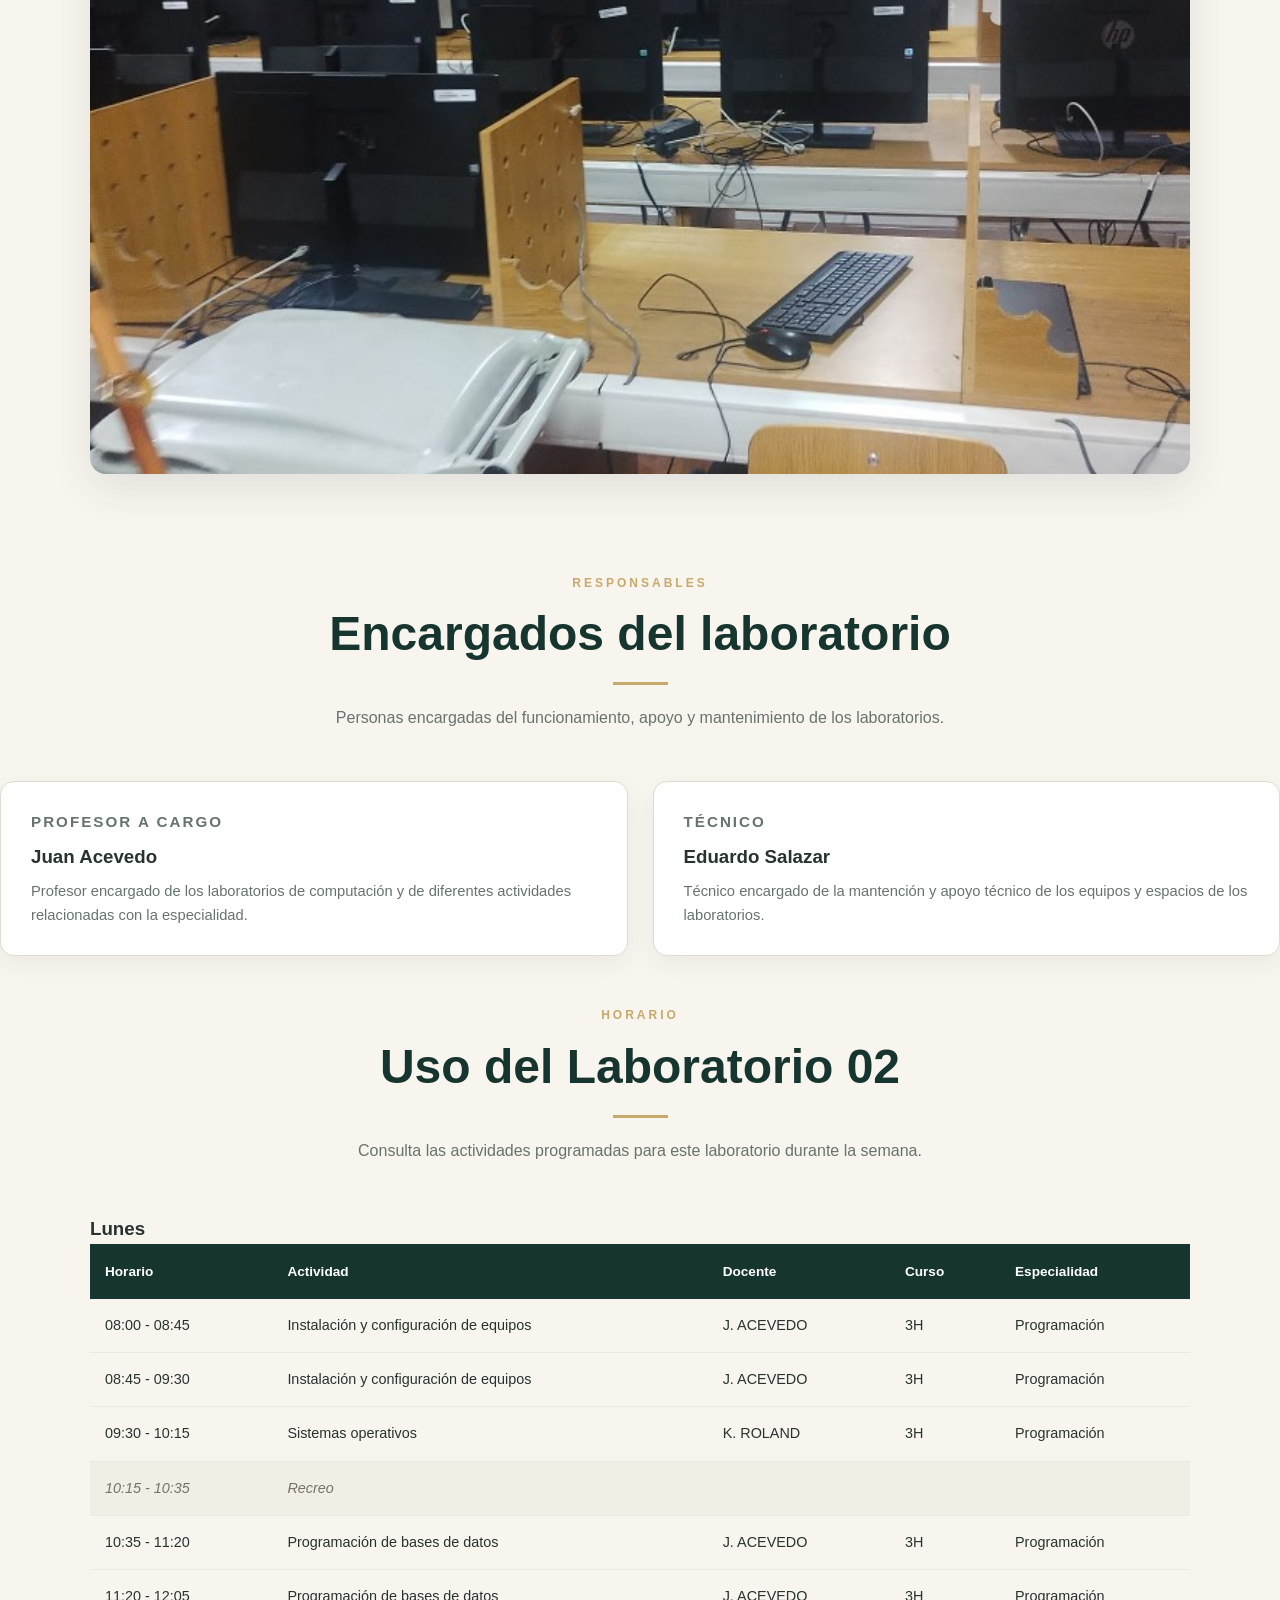
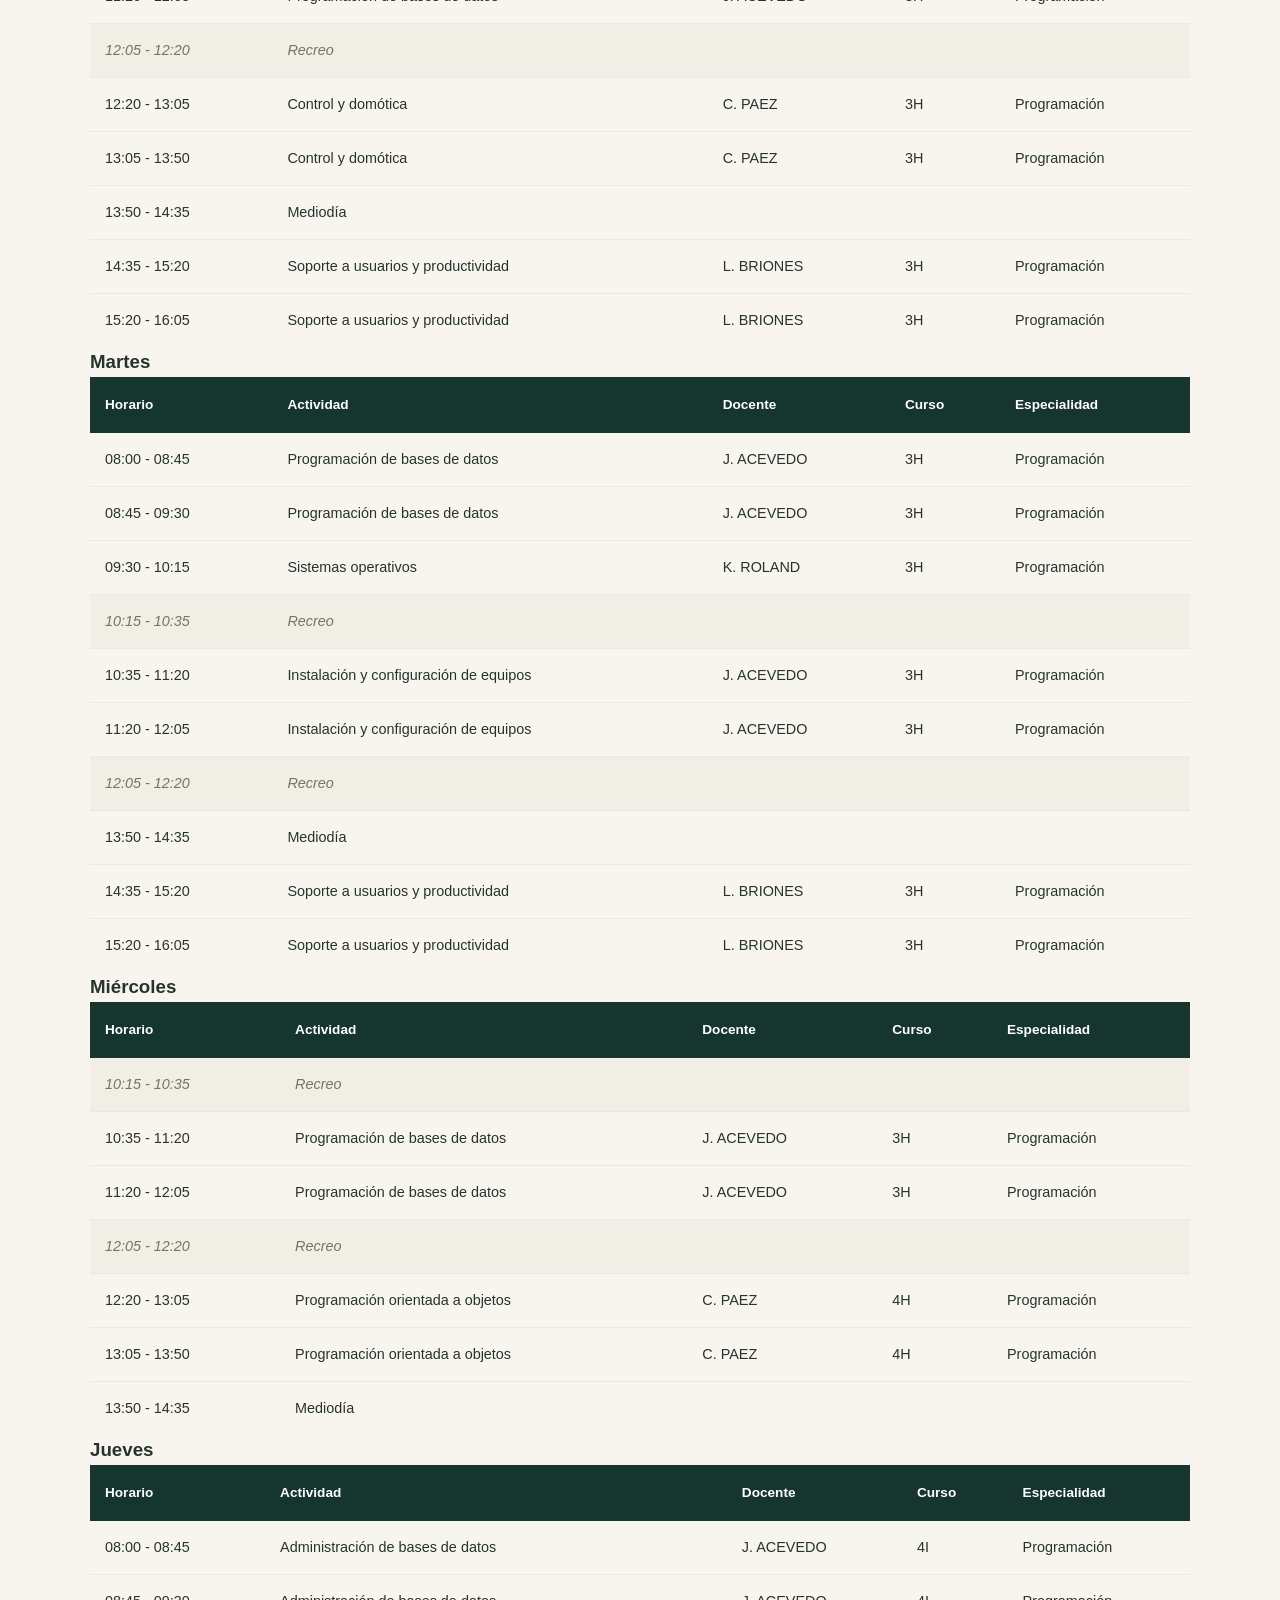
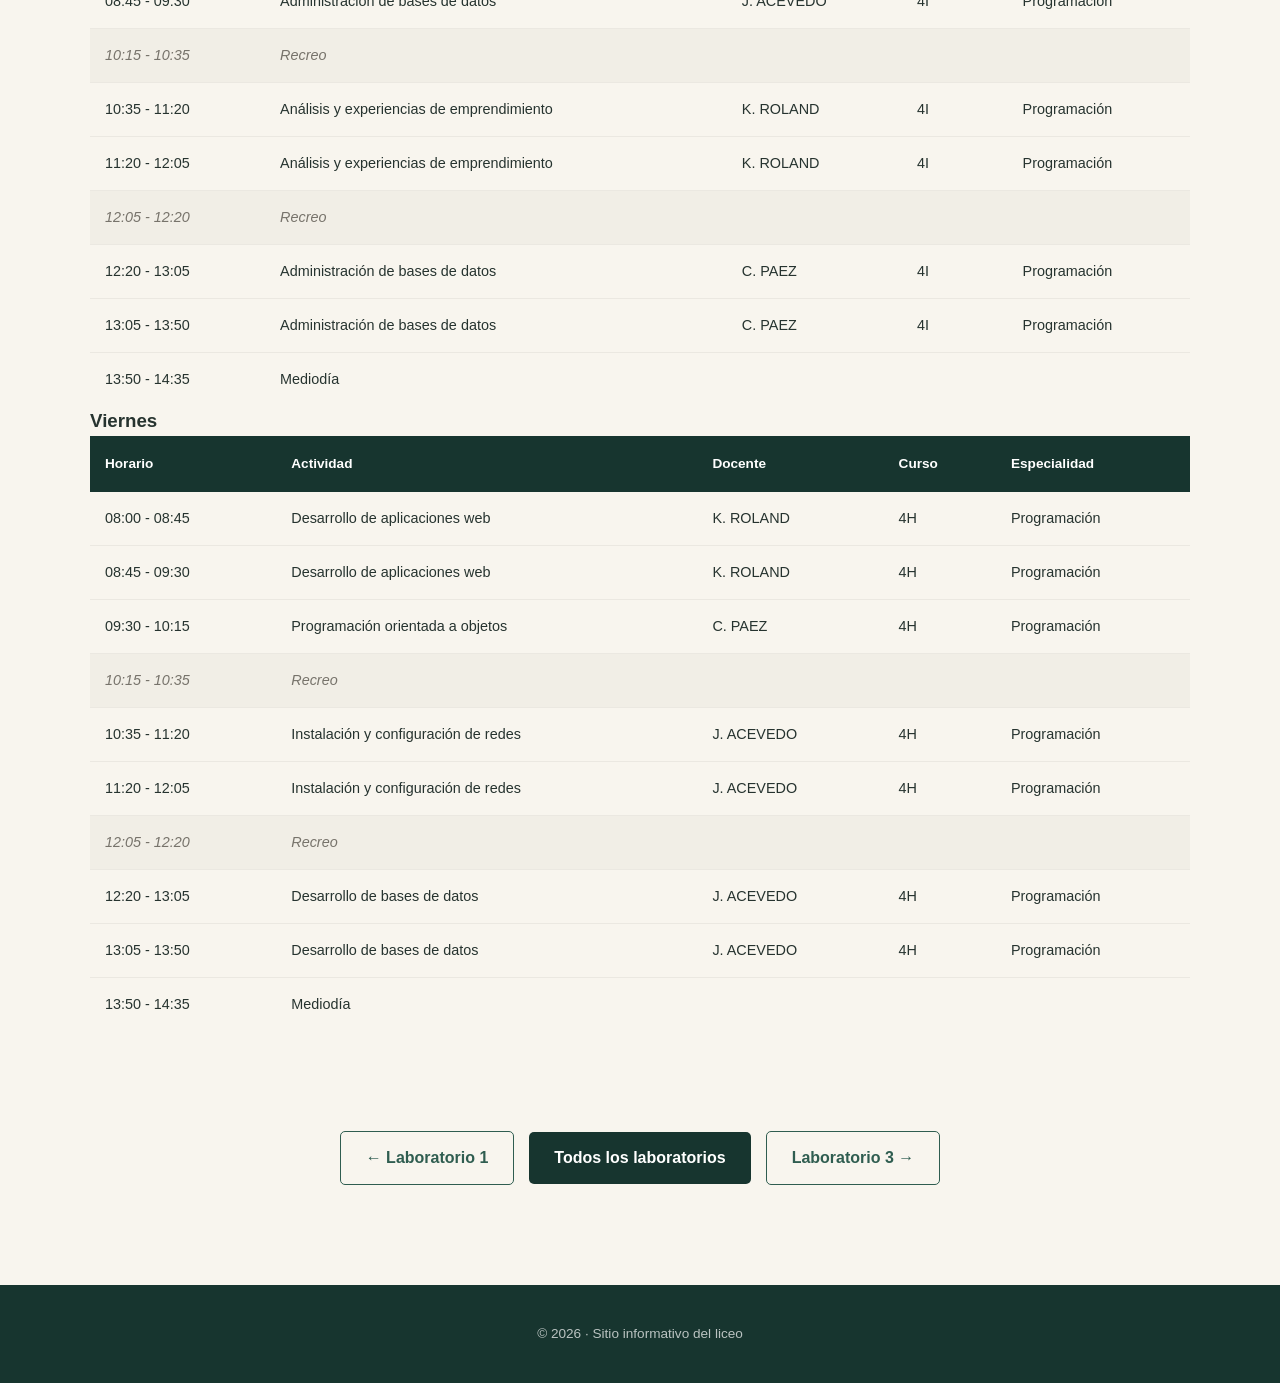
<file: lab02.html>
<!DOCTYPE html> <html lang="es"> <head>
<meta charset="UTF-8">

<meta
    name="viewport"
    content="width=device-width, initial-scale=1.0"
>

<meta
    name="description"
    content="Información, fotografía y horario del Laboratorio de Computación 02."
>

<title>Laboratorio 2 | Sitio informativo</title>

<link rel="stylesheet" href="estilos.css">

</head> <body> <!-- ===================================================== ENCABEZADO ===================================================== --> <header>
<nav class="navbar">

    <a href="index.html" class="logo">
        Información
        <span>del liceo.</span>
    </a>

    <ul class="menu">

        <li>
            <a href="index.html">
                Inicio
            </a>
        </li>

        <li>
            <a href="laboratorios.html" class="activo">
                Laboratorios
            </a>
        </li>

        <li>
            <a href="sobre-mi.html">
                Sobre mí
            </a>
        </li>

        <li>
            <a href="contacto.html">
                Contacto
            </a>
        </li>

    </ul>

</nav>

</header> <!-- ===================================================== CONTENIDO PRINCIPAL ===================================================== --> <main>
<!-- =================================================
     ENCABEZADO DEL LABORATORIO
     ================================================= -->

<section class="lab-detalle-hero">

    <div class="lab-detalle-hero-contenido">

        <p class="pequeno-titulo">
            LABORATORIO 02
        </p>

        <h1>
            Laboratorio de
            <span>Computación 02</span>
        </h1>

        <p>
            Información general, características,
            responsables y horario correspondiente
            al Laboratorio de Computación 02.
        </p>

        <a
            href="laboratorios.html"
            class="boton secundario"
        >
            ← Volver a laboratorios
        </a>

    </div>

    <div class="lab-detalle-hero-imagen">

        <img
            src="img/lab02.jpg"
            alt="Fotografía del Laboratorio de Computación 02"
        >

    </div>

</section>

<!-- =================================================
     INFORMACIÓN GENERAL
     ================================================= -->

<section class="lab-detalle">

    <div class="lab-detalle-grid">

        <article class="lab-descripcion">

            <p class="pequeno-titulo">
                INFORMACIÓN GENERAL
            </p>

            <h2>
                Sobre este laboratorio
            </h2>

            <div class="linea linea-izquierda"></div>

            <p>
                El Laboratorio de Computación 02 es uno de
                los espacios destinados al desarrollo de
                actividades académicas relacionadas
                principalmente con el área de programación
                y la especialidad.
            </p>

            <p>
                En este laboratorio se realizan distintas
                actividades prácticas relacionadas con
                programación, bases de datos, sistemas
                operativos, desarrollo web, redes y otras
                asignaturas de la especialidad.
            </p>

            <p>
                Durante la semana, el laboratorio es utilizado
                por distintos cursos para realizar actividades
                prácticas y trabajos relacionados con las
                asignaturas de la especialidad.
            </p>

            <p>
                Debido a la variedad de actividades realizadas
                en este espacio, el Laboratorio 02 forma parte
                de los espacios de trabajo práctico utilizados
                durante la jornada escolar.
            </p>

        </article>

        <aside class="datos-laboratorio">

            <p class="pequeno-titulo">
                DATOS
            </p>

            <h2>
                Características
            </h2>

            <div class="dato">

                <span>
                    Laboratorio
                </span>

                <strong>
                    Computación 02
                </strong>

            </div>

            <div class="dato">

                <span>
                    Especialidad
                </span>

                <strong>
                    Programación
                </strong>

            </div>

            <div class="dato">

                <span>
                    Responsable
                </span>

                <strong>
                    Juan Acevedo
                </strong>

            </div>

            <div class="dato">

                <span>
                    Mantención
                </span>

                <strong>
                    Eduardo Salazar
                </strong>

            </div>

            <div class="dato">

                <span>
                    Uso
                </span>

                <strong>
                    Académico
                </strong>

            </div>

        </aside>

    </div>

</section>

<!-- =================================================
     FOTOGRAFÍA
     ================================================= -->

<section class="lab-galeria">

    <div class="titulo-seccion">

        <p class="pequeno-titulo">
            REGISTRO VISUAL
        </p>

        <h2>
            Fotografía del laboratorio
        </h2>

        <div class="linea"></div>

    </div>

    <div class="foto-laboratorio-grande">

        <img
            src="img/lab02.jpg"
            alt="Vista del Laboratorio de Computación 02"
        >

    </div>

</section>

<!-- =================================================
     RESPONSABLES
     ================================================= -->

<section class="responsables">

    <div class="titulo-seccion">

        <p class="pequeno-titulo">
            RESPONSABLES
        </p>

        <h2>
            Encargados del laboratorio
        </h2>

        <div class="linea"></div>

        <p class="texto-introduccion">
            Personas encargadas del funcionamiento,
            apoyo y mantenimiento de los laboratorios.
        </p>

    </div>

    <div class="responsables-grid">

        <article class="responsable-card">

            <p class="numero-laboratorio">
                PROFESOR A CARGO
            </p>

            <h3>
                Juan Acevedo
            </h3>

            <p>
                Profesor encargado de los laboratorios
                de computación y de diferentes actividades
                relacionadas con la especialidad.
            </p>

        </article>

        <article class="responsable-card">

            <p class="numero-laboratorio">
                TÉCNICO
            </p>

            <h3>
                Eduardo Salazar
            </h3>

            <p>
                Técnico encargado de la mantención y apoyo
                técnico de los equipos y espacios de los
                laboratorios.
            </p>

        </article>

    </div>

</section>

<!-- =================================================
     HORARIO
     ================================================= -->

<section class="horarios">

    <div class="titulo-seccion">

        <p class="pequeno-titulo">
            HORARIO
        </p>

        <h2>
            Uso del Laboratorio 02
        </h2>

        <div class="linea"></div>

        <p class="texto-introduccion">
            Consulta las actividades programadas para
            este laboratorio durante la semana.
        </p>

    </div>

    <!-- =================================================
         LUNES
         ================================================= -->

    <div class="horario-dia">

        <h3>
            Lunes
        </h3>

        <div class="tabla-contenedor">

            <table class="tabla-horarios">

                <thead>

                    <tr>
                        <th>Horario</th>
                        <th>Actividad</th>
                        <th>Docente</th>
                        <th>Curso</th>
                        <th>Especialidad</th>
                    </tr>

                </thead>

                <tbody>

                    <tr>
                        <td>08:00 - 08:45</td>
                        <td>Instalación y configuración de equipos</td>
                        <td>J. ACEVEDO</td>
                        <td>3H</td>
                        <td>Programación</td>
                    </tr>

                    <tr>
                        <td>08:45 - 09:30</td>
                        <td>Instalación y configuración de equipos</td>
                        <td>J. ACEVEDO</td>
                        <td>3H</td>
                        <td>Programación</td>
                    </tr>

                    <tr>
                        <td>09:30 - 10:15</td>
                        <td>Sistemas operativos</td>
                        <td>K. ROLAND</td>
                        <td>3H</td>
                        <td>Programación</td>
                    </tr>

                    <tr class="fila-recreo">
                        <td>10:15 - 10:35</td>
                        <td colspan="4">Recreo</td>
                    </tr>

                    <tr>
                        <td>10:35 - 11:20</td>
                        <td>Programación de bases de datos</td>
                        <td>J. ACEVEDO</td>
                        <td>3H</td>
                        <td>Programación</td>
                    </tr>

                    <tr>
                        <td>11:20 - 12:05</td>
                        <td>Programación de bases de datos</td>
                        <td>J. ACEVEDO</td>
                        <td>3H</td>
                        <td>Programación</td>
                    </tr>

                    <tr class="fila-recreo">
                        <td>12:05 - 12:20</td>
                        <td colspan="4">Recreo</td>
                    </tr>

                    <tr>
                        <td>12:20 - 13:05</td>
                        <td>Control y domótica</td>
                        <td>C. PAEZ</td>
                        <td>3H</td>
                        <td>Programación</td>
                    </tr>

                    <tr>
                        <td>13:05 - 13:50</td>
                        <td>Control y domótica</td>
                        <td>C. PAEZ</td>
                        <td>3H</td>
                        <td>Programación</td>
                    </tr>

                    <tr class="fila-mediodia">
                        <td>13:50 - 14:35</td>
                        <td colspan="4">Mediodía</td>
                    </tr>

                    <tr>
                        <td>14:35 - 15:20</td>
                        <td>Soporte a usuarios y productividad</td>
                        <td>L. BRIONES</td>
                        <td>3H</td>
                        <td>Programación</td>
                    </tr>

                    <tr>
                        <td>15:20 - 16:05</td>
                        <td>Soporte a usuarios y productividad</td>
                        <td>L. BRIONES</td>
                        <td>3H</td>
                        <td>Programación</td>
                    </tr>

                </tbody>

            </table>

        </div>

    </div>

    <!-- =================================================
         MARTES
         ================================================= -->

    <div class="horario-dia">

        <h3>
            Martes
        </h3>

        <div class="tabla-contenedor">

            <table class="tabla-horarios">

                <thead>

                    <tr>
                        <th>Horario</th>
                        <th>Actividad</th>
                        <th>Docente</th>
                        <th>Curso</th>
                        <th>Especialidad</th>
                    </tr>

                </thead>

                <tbody>

                    <tr>
                        <td>08:00 - 08:45</td>
                        <td>Programación de bases de datos</td>
                        <td>J. ACEVEDO</td>
                        <td>3H</td>
                        <td>Programación</td>
                    </tr>

                    <tr>
                        <td>08:45 - 09:30</td>
                        <td>Programación de bases de datos</td>
                        <td>J. ACEVEDO</td>
                        <td>3H</td>
                        <td>Programación</td>
                    </tr>

                    <tr>
                        <td>09:30 - 10:15</td>
                        <td>Sistemas operativos</td>
                        <td>K. ROLAND</td>
                        <td>3H</td>
                        <td>Programación</td>
                    </tr>

                    <tr class="fila-recreo">
                        <td>10:15 - 10:35</td>
                        <td colspan="4">Recreo</td>
                    </tr>

                    <tr>
                        <td>10:35 - 11:20</td>
                        <td>Instalación y configuración de equipos</td>
                        <td>J. ACEVEDO</td>
                        <td>3H</td>
                        <td>Programación</td>
                    </tr>

                    <tr>
                        <td>11:20 - 12:05</td>
                        <td>Instalación y configuración de equipos</td>
                        <td>J. ACEVEDO</td>
                        <td>3H</td>
                        <td>Programación</td>
                    </tr>

                    <tr class="fila-recreo">
                        <td>12:05 - 12:20</td>
                        <td colspan="4">Recreo</td>
                    </tr>

                    <tr class="fila-mediodia">
                        <td>13:50 - 14:35</td>
                        <td colspan="4">Mediodía</td>
                    </tr>

                    <tr>
                        <td>14:35 - 15:20</td>
                        <td>Soporte a usuarios y productividad</td>
                        <td>L. BRIONES</td>
                        <td>3H</td>
                        <td>Programación</td>
                    </tr>

                    <tr>
                        <td>15:20 - 16:05</td>
                        <td>Soporte a usuarios y productividad</td>
                        <td>L. BRIONES</td>
                        <td>3H</td>
                        <td>Programación</td>
                    </tr>

                </tbody>

            </table>

        </div>

    </div>

    <!-- =================================================
         MIÉRCOLES
         ================================================= -->

    <div class="horario-dia">

        <h3>
            Miércoles
        </h3>

        <div class="tabla-contenedor">

            <table class="tabla-horarios">

                <thead>

                    <tr>
                        <th>Horario</th>
                        <th>Actividad</th>
                        <th>Docente</th>
                        <th>Curso</th>
                        <th>Especialidad</th>
                    </tr>

                </thead>

                <tbody>

                    <tr class="fila-recreo">
                        <td>10:15 - 10:35</td>
                        <td colspan="4">Recreo</td>
                    </tr>

                    <tr>
                        <td>10:35 - 11:20</td>
                        <td>Programación de bases de datos</td>
                        <td>J. ACEVEDO</td>
                        <td>3H</td>
                        <td>Programación</td>
                    </tr>

                    <tr>
                        <td>11:20 - 12:05</td>
                        <td>Programación de bases de datos</td>
                        <td>J. ACEVEDO</td>
                        <td>3H</td>
                        <td>Programación</td>
                    </tr>

                    <tr class="fila-recreo">
                        <td>12:05 - 12:20</td>
                        <td colspan="4">Recreo</td>
                    </tr>

                    <tr>
                        <td>12:20 - 13:05</td>
                        <td>Programación orientada a objetos</td>
                        <td>C. PAEZ</td>
                        <td>4H</td>
                        <td>Programación</td>
                    </tr>

                    <tr>
                        <td>13:05 - 13:50</td>
                        <td>Programación orientada a objetos</td>
                        <td>C. PAEZ</td>
                        <td>4H</td>
                        <td>Programación</td>
                    </tr>

                    <tr class="fila-mediodia">
                        <td>13:50 - 14:35</td>
                        <td colspan="4">Mediodía</td>
                    </tr>

                </tbody>

            </table>

        </div>

    </div>

    <!-- =================================================
         JUEVES
         ================================================= -->

    <div class="horario-dia">

        <h3>
            Jueves
        </h3>

        <div class="tabla-contenedor">

            <table class="tabla-horarios">

                <thead>

                    <tr>
                        <th>Horario</th>
                        <th>Actividad</th>
                        <th>Docente</th>
                        <th>Curso</th>
                        <th>Especialidad</th>
                    </tr>

                </thead>

                <tbody>

                    <tr>
                        <td>08:00 - 08:45</td>
                        <td>Administración de bases de datos</td>
                        <td>J. ACEVEDO</td>
                        <td>4I</td>
                        <td>Programación</td>
                    </tr>

                    <tr>
                        <td>08:45 - 09:30</td>
                        <td>Administración de bases de datos</td>
                        <td>J. ACEVEDO</td>
                        <td>4I</td>
                        <td>Programación</td>
                    </tr>

                    <tr class="fila-recreo">
                        <td>10:15 - 10:35</td>
                        <td colspan="4">Recreo</td>
                    </tr>

                    <tr>
                        <td>10:35 - 11:20</td>
                        <td>Análisis y experiencias de emprendimiento</td>
                        <td>K. ROLAND</td>
                        <td>4I</td>
                        <td>Programación</td>
                    </tr>

                    <tr>
                        <td>11:20 - 12:05</td>
                        <td>Análisis y experiencias de emprendimiento</td>
                        <td>K. ROLAND</td>
                        <td>4I</td>
                        <td>Programación</td>
                    </tr>

                    <tr class="fila-recreo">
                        <td>12:05 - 12:20</td>
                        <td colspan="4">Recreo</td>
                    </tr>

                    <tr>
                        <td>12:20 - 13:05</td>
                        <td>Administración de bases de datos</td>
                        <td>C. PAEZ</td>
                        <td>4I</td>
                        <td>Programación</td>
                    </tr>

                    <tr>
                        <td>13:05 - 13:50</td>
                        <td>Administración de bases de datos</td>
                        <td>C. PAEZ</td>
                        <td>4I</td>
                        <td>Programación</td>
                    </tr>

                    <tr class="fila-mediodia">
                        <td>13:50 - 14:35</td>
                        <td colspan="4">Mediodía</td>
                    </tr>

                </tbody>

            </table>

        </div>

    </div>

    <!-- =================================================
         VIERNES
         ================================================= -->

    <div class="horario-dia">

        <h3>
            Viernes
        </h3>

        <div class="tabla-contenedor">

            <table class="tabla-horarios">

                <thead>

                    <tr>
                        <th>Horario</th>
                        <th>Actividad</th>
                        <th>Docente</th>
                        <th>Curso</th>
                        <th>Especialidad</th>
                    </tr>

                </thead>

                <tbody>

                    <tr>
                        <td>08:00 - 08:45</td>
                        <td>Desarrollo de aplicaciones web</td>
                        <td>K. ROLAND</td>
                        <td>4H</td>
                        <td>Programación</td>
                    </tr>

                    <tr>
                        <td>08:45 - 09:30</td>
                        <td>Desarrollo de aplicaciones web</td>
                        <td>K. ROLAND</td>
                        <td>4H</td>
                        <td>Programación</td>
                    </tr>

                    <tr>
                        <td>09:30 - 10:15</td>
                        <td>Programación orientada a objetos</td>
                        <td>C. PAEZ</td>
                        <td>4H</td>
                        <td>Programación</td>
                    </tr>

                    <tr class="fila-recreo">
                        <td>10:15 - 10:35</td>
                        <td colspan="4">Recreo</td>
                    </tr>

                    <tr>
                        <td>10:35 - 11:20</td>
                        <td>Instalación y configuración de redes</td>
                        <td>J. ACEVEDO</td>
                        <td>4H</td>
                        <td>Programación</td>
                    </tr>

                    <tr>
                        <td>11:20 - 12:05</td>
                        <td>Instalación y configuración de redes</td>
                        <td>J. ACEVEDO</td>
                        <td>4H</td>
                        <td>Programación</td>
                    </tr>

                    <tr class="fila-recreo">
                        <td>12:05 - 12:20</td>
                        <td colspan="4">Recreo</td>
                    </tr>

                    <tr>
                        <td>12:20 - 13:05</td>
                        <td>Desarrollo de bases de datos</td>
                        <td>J. ACEVEDO</td>
                        <td>4H</td>
                        <td>Programación</td>
                    </tr>

                    <tr>
                        <td>13:05 - 13:50</td>
                        <td>Desarrollo de bases de datos</td>
                        <td>J. ACEVEDO</td>
                        <td>4H</td>
                        <td>Programación</td>
                    </tr>

                    <tr class="fila-mediodia">
                        <td>13:50 - 14:35</td>
                        <td colspan="4">Mediodía</td>
                    </tr>

                </tbody>

            </table>

        </div>

    </div>

</section>

<!-- =================================================
     NAVEGACIÓN ENTRE LABORATORIOS
     ================================================= -->

<section class="navegacion-labs">

    <a
        href="lab01.html"
        class="boton secundario"
    >
        ← Laboratorio 1
    </a>

    <a
        href="laboratorios.html"
        class="boton principal"
    >
        Todos los laboratorios
    </a>

    <a
        href="lab03.html"
        class="boton secundario"
    >
        Laboratorio 3 →
    </a>

</section>

</main> <!-- ===================================================== PIE DE PÁGINA ===================================================== --> <footer>
<p>
    © 2026 · Sitio informativo del liceo
</p>

</footer> </body> </html>
</file>
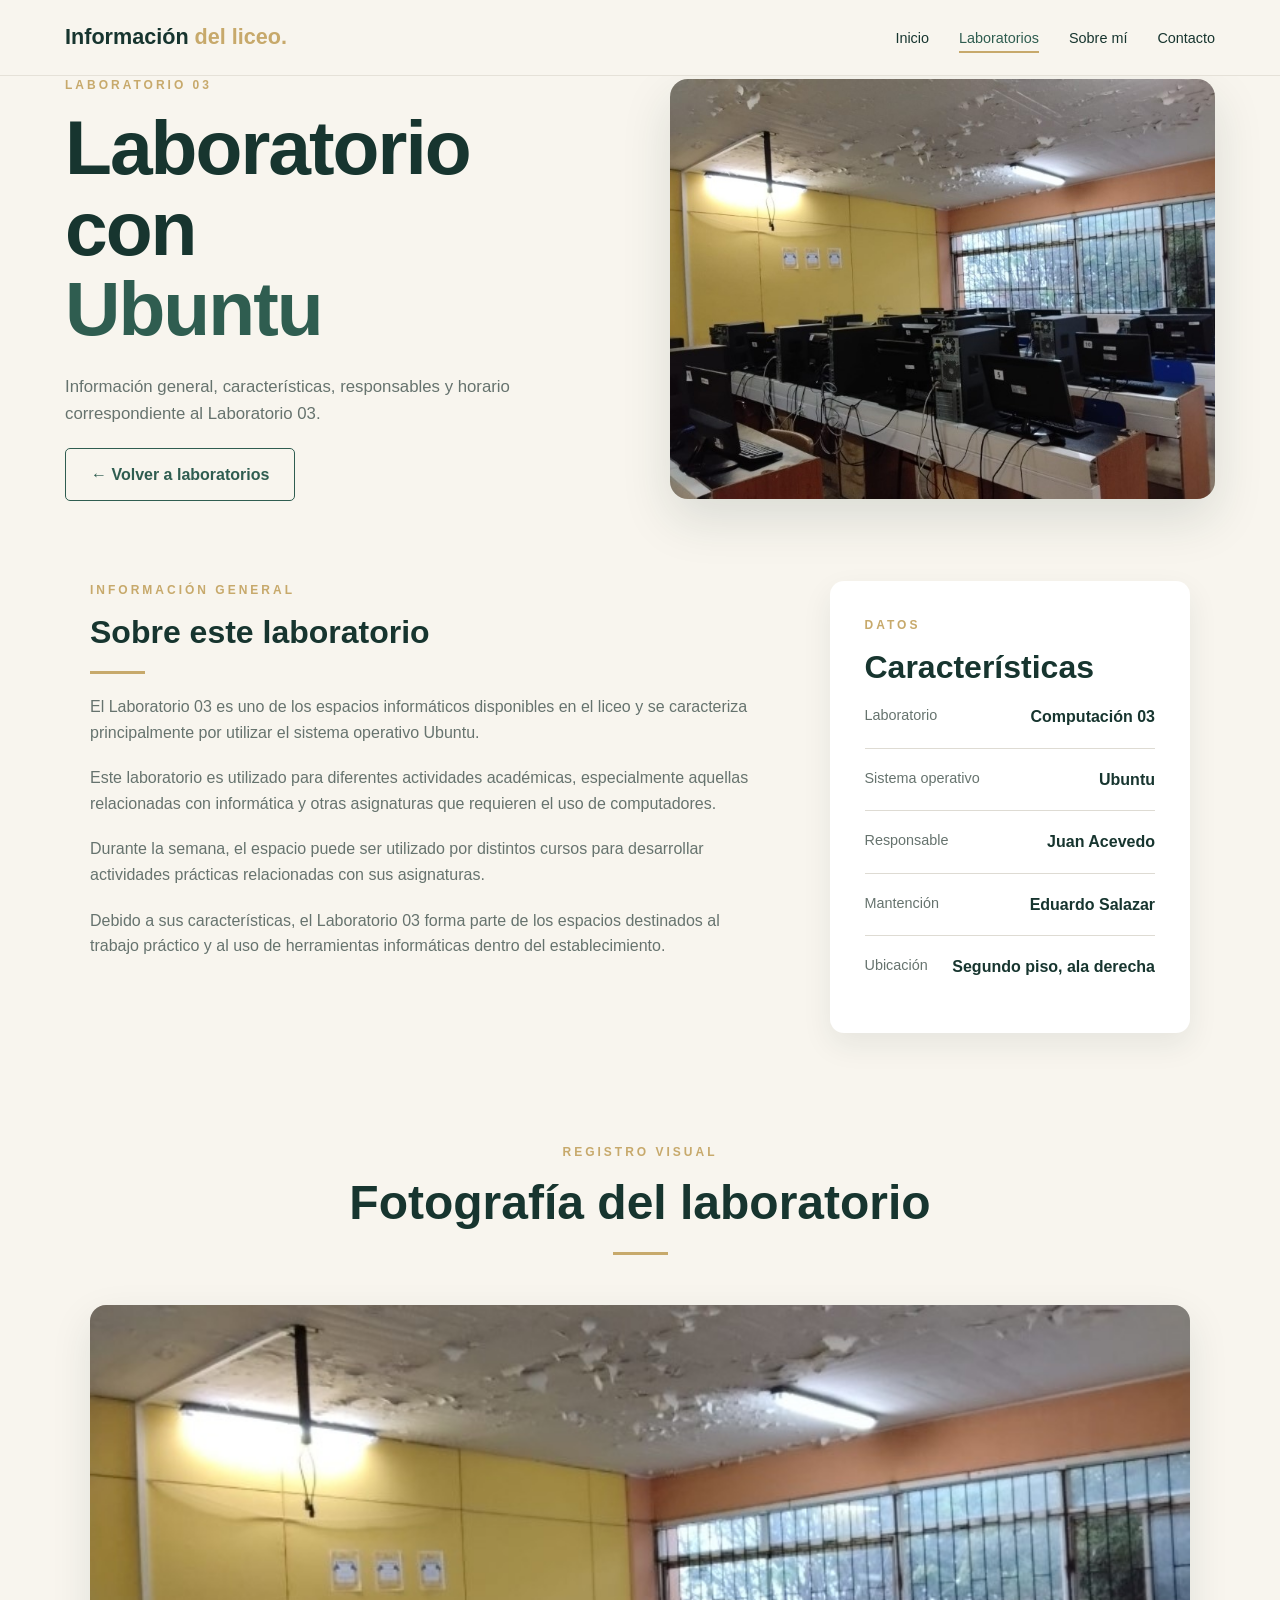
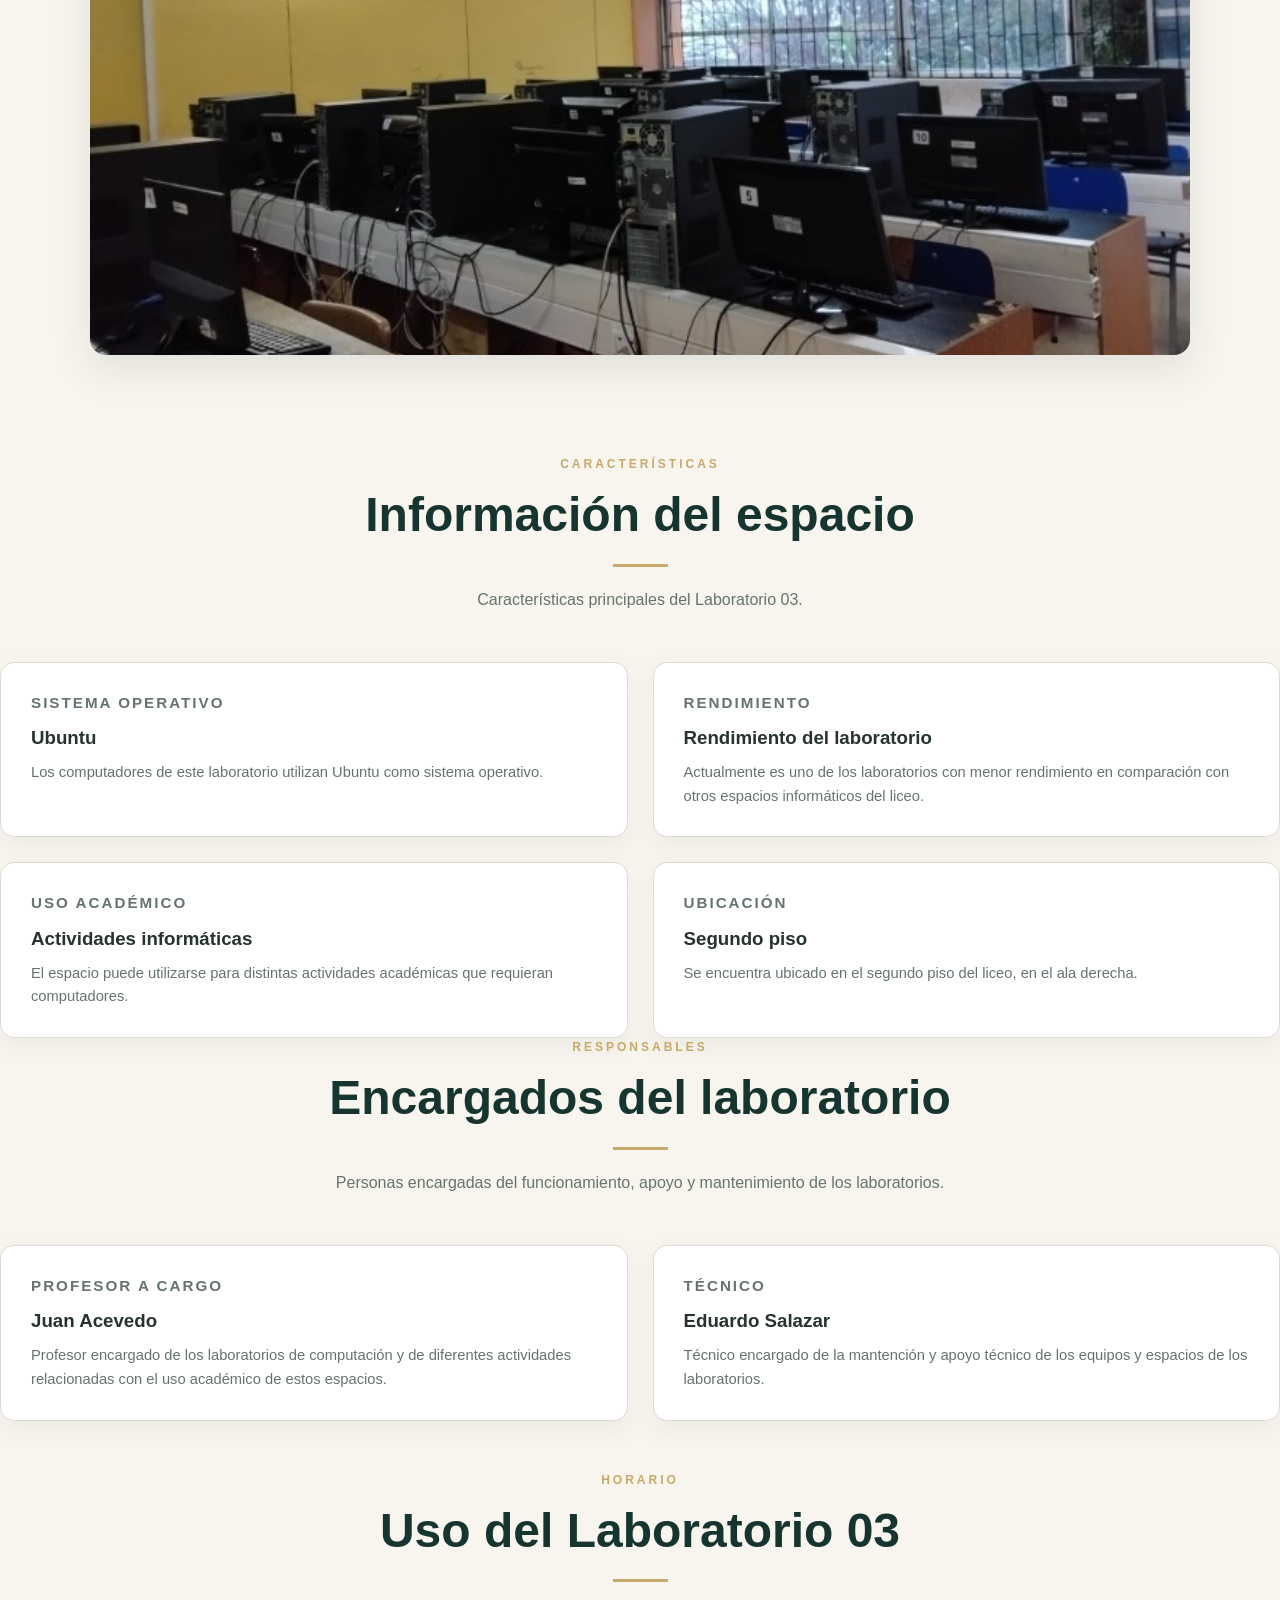
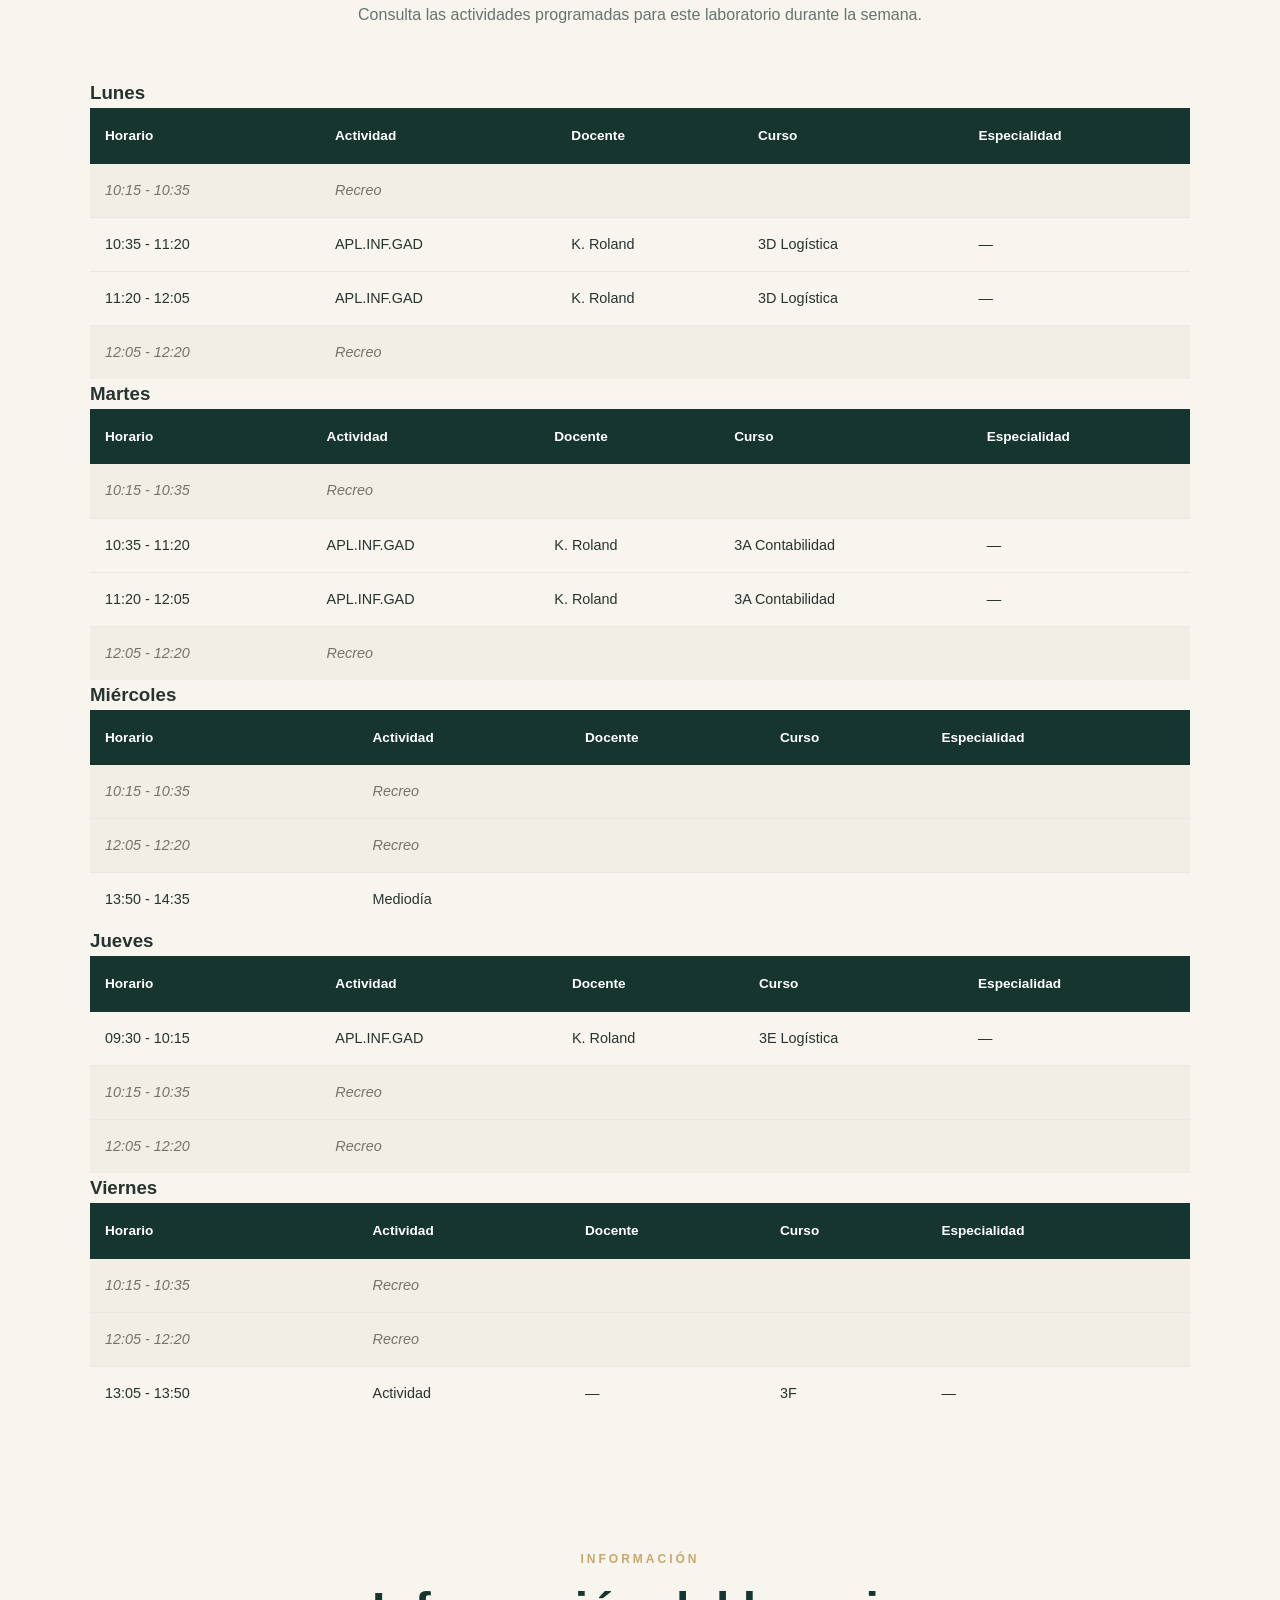
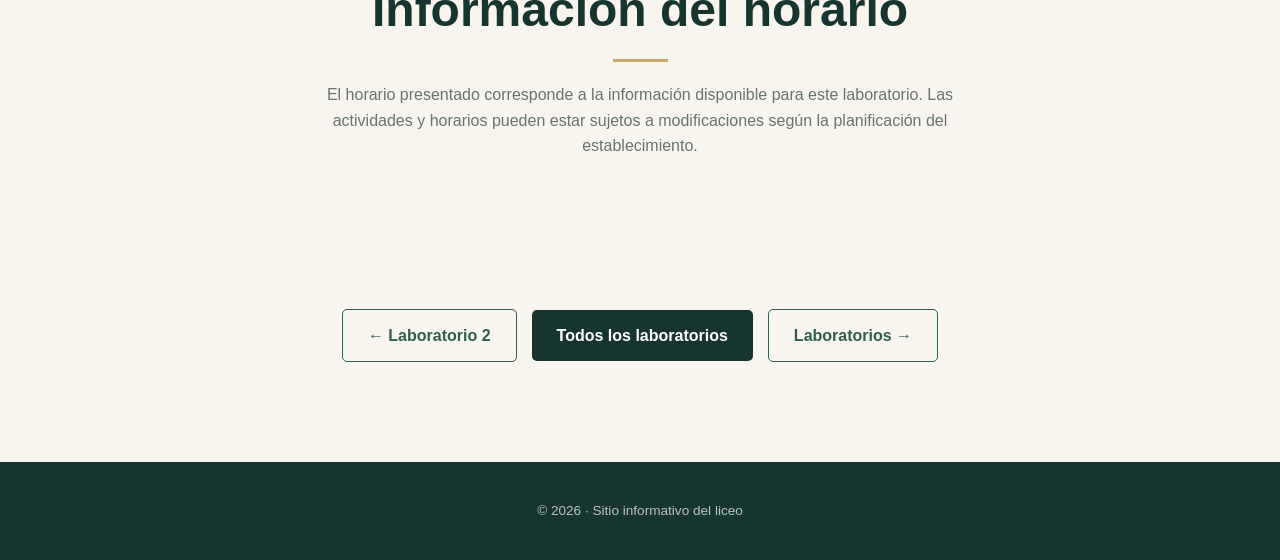
<file: lab03.html>
<!DOCTYPE html> <html lang="es"> <head>
<meta charset="UTF-8">

<meta
    name="viewport"
    content="width=device-width, initial-scale=1.0"
>

<meta
    name="description"
    content="Información, fotografía y horario del Laboratorio de Computación 03."
>

<title>Laboratorio 3 | Sitio informativo</title>

<link rel="stylesheet" href="estilos.css">

</head> <body> <!-- ===================================================== ENCABEZADO ===================================================== --> <header>
<nav class="navbar">

    <a href="index.html" class="logo">
        Información
        <span>del liceo.</span>
    </a>

    <ul class="menu">

        <li>
            <a href="index.html">
                Inicio
            </a>
        </li>

        <li>
            <a href="laboratorios.html" class="activo">
                Laboratorios
            </a>
        </li>

        <li>
            <a href="sobre-mi.html">
                Sobre mí
            </a>
        </li>

        <li>
            <a href="contacto.html">
                Contacto
            </a>
        </li>

    </ul>

</nav>

</header> <!-- ===================================================== CONTENIDO PRINCIPAL ===================================================== --> <main>
<!-- =================================================
     ENCABEZADO DEL LABORATORIO
     ================================================= -->

<section class="lab-detalle-hero">

    <div class="lab-detalle-hero-contenido">

        <p class="pequeno-titulo">
            LABORATORIO 03
        </p>

        <h1>
            Laboratorio con
            <span>Ubuntu</span>
        </h1>

        <p>
            Información general, características,
            responsables y horario correspondiente
            al Laboratorio 03.
        </p>

        <a
            href="laboratorios.html"
            class="boton secundario"
        >
            ← Volver a laboratorios
        </a>

    </div>

    <div class="lab-detalle-hero-imagen">

        <img
            src="img/lab03.jpg"
            alt="Fotografía del Laboratorio 3"
        >

    </div>

</section>

<!-- =================================================
     INFORMACIÓN GENERAL
     ================================================= -->

<section class="lab-detalle">

    <div class="lab-detalle-grid">

        <article class="lab-descripcion">

            <p class="pequeno-titulo">
                INFORMACIÓN GENERAL
            </p>

            <h2>
                Sobre este laboratorio
            </h2>

            <div class="linea linea-izquierda"></div>

            <p>
                El Laboratorio 03 es uno de los espacios
                informáticos disponibles en el liceo y se
                caracteriza principalmente por utilizar el
                sistema operativo Ubuntu.
            </p>

            <p>
                Este laboratorio es utilizado para diferentes
                actividades académicas, especialmente aquellas
                relacionadas con informática y otras asignaturas
                que requieren el uso de computadores.
            </p>

            <p>
                Durante la semana, el espacio puede ser utilizado
                por distintos cursos para desarrollar actividades
                prácticas relacionadas con sus asignaturas.
            </p>

            <p>
                Debido a sus características, el Laboratorio 03
                forma parte de los espacios destinados al trabajo
                práctico y al uso de herramientas informáticas
                dentro del establecimiento.
            </p>

        </article>

        <!-- =========================================
             DATOS DEL LABORATORIO
             ========================================= -->

        <aside class="datos-laboratorio">

            <p class="pequeno-titulo">
                DATOS
            </p>

            <h2>
                Características
            </h2>

            <div class="dato">

                <span>
                    Laboratorio
                </span>

                <strong>
                    Computación 03
                </strong>

            </div>

            <div class="dato">

                <span>
                    Sistema operativo
                </span>

                <strong>
                    Ubuntu
                </strong>

            </div>

            <div class="dato">

                <span>
                    Responsable
                </span>

                <strong>
                    Juan Acevedo
                </strong>

            </div>

            <div class="dato">

                <span>
                    Mantención
                </span>

                <strong>
                    Eduardo Salazar
                </strong>

            </div>

            <div class="dato">

                <span>
                    Ubicación
                </span>

                <strong>
                    Segundo piso, ala derecha
                </strong>

            </div>

        </aside>

    </div>

</section>

<!-- =================================================
     FOTOGRAFÍA
     ================================================= -->

<section class="lab-galeria">

    <div class="titulo-seccion">

        <p class="pequeno-titulo">
            REGISTRO VISUAL
        </p>

        <h2>
            Fotografía del laboratorio
        </h2>

        <div class="linea"></div>

    </div>

    <div class="foto-laboratorio-grande">

        <img
            src="img/lab03.jpg"
            alt="Vista del Laboratorio 3"
        >

    </div>

</section>

<!-- =================================================
     CARACTERÍSTICAS
     ================================================= -->

<section class="responsables">

    <div class="titulo-seccion">

        <p class="pequeno-titulo">
            CARACTERÍSTICAS
        </p>

        <h2>
            Información del espacio
        </h2>

        <div class="linea"></div>

        <p class="texto-introduccion">
            Características principales del Laboratorio 03.
        </p>

    </div>

    <div class="responsables-grid">

        <article class="responsable-card">

            <p class="numero-laboratorio">
                SISTEMA OPERATIVO
            </p>

            <h3>
                Ubuntu
            </h3>

            <p>
                Los computadores de este laboratorio
                utilizan Ubuntu como sistema operativo.
            </p>

        </article>

        <article class="responsable-card">

            <p class="numero-laboratorio">
                RENDIMIENTO
            </p>

            <h3>
                Rendimiento del laboratorio
            </h3>

            <p>
                Actualmente es uno de los laboratorios
                con menor rendimiento en comparación
                con otros espacios informáticos del liceo.
            </p>

        </article>

        <article class="responsable-card">

            <p class="numero-laboratorio">
                USO ACADÉMICO
            </p>

            <h3>
                Actividades informáticas
            </h3>

            <p>
                El espacio puede utilizarse para distintas
                actividades académicas que requieran
                computadores.
            </p>

        </article>

        <article class="responsable-card">

            <p class="numero-laboratorio">
                UBICACIÓN
            </p>

            <h3>
                Segundo piso
            </h3>

            <p>
                Se encuentra ubicado en el segundo piso
                del liceo, en el ala derecha.
            </p>

        </article>

    </div>

</section>

<!-- =================================================
     RESPONSABLES
     ================================================= -->

<section class="responsables">

    <div class="titulo-seccion">

        <p class="pequeno-titulo">
            RESPONSABLES
        </p>

        <h2>
            Encargados del laboratorio
        </h2>

        <div class="linea"></div>

        <p class="texto-introduccion">
            Personas encargadas del funcionamiento,
            apoyo y mantenimiento de los laboratorios.
        </p>

    </div>

    <div class="responsables-grid">

        <article class="responsable-card">

            <p class="numero-laboratorio">
                PROFESOR A CARGO
            </p>

            <h3>
                Juan Acevedo
            </h3>

            <p>
                Profesor encargado de los laboratorios
                de computación y de diferentes actividades
                relacionadas con el uso académico de estos
                espacios.
            </p>

        </article>

        <article class="responsable-card">

            <p class="numero-laboratorio">
                TÉCNICO
            </p>

            <h3>
                Eduardo Salazar
            </h3>

            <p>
                Técnico encargado de la mantención y apoyo
                técnico de los equipos y espacios de los
                laboratorios.
            </p>

        </article>

    </div>

</section>

<!-- =================================================
     HORARIO
     ================================================= -->

<section class="horarios">

    <div class="titulo-seccion">

        <p class="pequeno-titulo">
            HORARIO
        </p>

        <h2>
            Uso del Laboratorio 03
        </h2>

        <div class="linea"></div>

        <p class="texto-introduccion">
            Consulta las actividades programadas para
            este laboratorio durante la semana.
        </p>

    </div>

    <!-- =================================================
         LUNES
         ================================================= -->

    <div class="horario-dia">

        <h3>
            Lunes
        </h3>

        <div class="tabla-contenedor">

            <table class="tabla-horarios">

                <thead>

                    <tr>
                        <th>Horario</th>
                        <th>Actividad</th>
                        <th>Docente</th>
                        <th>Curso</th>
                        <th>Especialidad</th>
                    </tr>

                </thead>

                <tbody>

                    <tr class="fila-recreo">

                        <td>
                            10:15 - 10:35
                        </td>

                        <td colspan="4">
                            Recreo
                        </td>

                    </tr>

                    <tr>

                        <td>
                            10:35 - 11:20
                        </td>

                        <td>
                            APL.INF.GAD
                        </td>

                        <td>
                            K. Roland
                        </td>

                        <td>
                            3D Logística
                        </td>

                        <td>
                            —
                        </td>

                    </tr>

                    <tr>

                        <td>
                            11:20 - 12:05
                        </td>

                        <td>
                            APL.INF.GAD
                        </td>

                        <td>
                            K. Roland
                        </td>

                        <td>
                            3D Logística
                        </td>

                        <td>
                            —
                        </td>

                    </tr>

                    <tr class="fila-recreo">

                        <td>
                            12:05 - 12:20
                        </td>

                        <td colspan="4">
                            Recreo
                        </td>

                    </tr>

                </tbody>

            </table>

        </div>

    </div>

    <!-- =================================================
         MARTES
         ================================================= -->

    <div class="horario-dia">

        <h3>
            Martes
        </h3>

        <div class="tabla-contenedor">

            <table class="tabla-horarios">

                <thead>

                    <tr>
                        <th>Horario</th>
                        <th>Actividad</th>
                        <th>Docente</th>
                        <th>Curso</th>
                        <th>Especialidad</th>
                    </tr>

                </thead>

                <tbody>

                    <tr class="fila-recreo">

                        <td>
                            10:15 - 10:35
                        </td>

                        <td colspan="4">
                            Recreo
                        </td>

                    </tr>

                    <tr>

                        <td>
                            10:35 - 11:20
                        </td>

                        <td>
                            APL.INF.GAD
                        </td>

                        <td>
                            K. Roland
                        </td>

                        <td>
                            3A Contabilidad
                        </td>

                        <td>
                            —
                        </td>

                    </tr>

                    <tr>

                        <td>
                            11:20 - 12:05
                        </td>

                        <td>
                            APL.INF.GAD
                        </td>

                        <td>
                            K. Roland
                        </td>

                        <td>
                            3A Contabilidad
                        </td>

                        <td>
                            —
                        </td>

                    </tr>

                    <tr class="fila-recreo">

                        <td>
                            12:05 - 12:20
                        </td>

                        <td colspan="4">
                            Recreo
                        </td>

                    </tr>

                </tbody>

            </table>

        </div>

    </div>

    <!-- =================================================
         MIÉRCOLES
         ================================================= -->

    <div class="horario-dia">

        <h3>
            Miércoles
        </h3>

        <div class="tabla-contenedor">

            <table class="tabla-horarios">

                <thead>

                    <tr>
                        <th>Horario</th>
                        <th>Actividad</th>
                        <th>Docente</th>
                        <th>Curso</th>
                        <th>Especialidad</th>
                    </tr>

                </thead>

                <tbody>

                    <tr class="fila-recreo">

                        <td>
                            10:15 - 10:35
                        </td>

                        <td colspan="4">
                            Recreo
                        </td>

                    </tr>

                    <tr class="fila-recreo">

                        <td>
                            12:05 - 12:20
                        </td>

                        <td colspan="4">
                            Recreo
                        </td>

                    </tr>

                    <tr class="fila-mediodia">

                        <td>
                            13:50 - 14:35
                        </td>

                        <td colspan="4">
                            Mediodía
                        </td>

                    </tr>

                </tbody>

            </table>

        </div>

    </div>

    <!-- =================================================
         JUEVES
         ================================================= -->

    <div class="horario-dia">

        <h3>
            Jueves
        </h3>

        <div class="tabla-contenedor">

            <table class="tabla-horarios">

                <thead>

                    <tr>
                        <th>Horario</th>
                        <th>Actividad</th>
                        <th>Docente</th>
                        <th>Curso</th>
                        <th>Especialidad</th>
                    </tr>

                </thead>

                <tbody>

                    <tr>

                        <td>
                            09:30 - 10:15
                        </td>

                        <td>
                            APL.INF.GAD
                        </td>

                        <td>
                            K. Roland
                        </td>

                        <td>
                            3E Logística
                        </td>

                        <td>
                            —
                        </td>

                    </tr>

                    <tr class="fila-recreo">

                        <td>
                            10:15 - 10:35
                        </td>

                        <td colspan="4">
                            Recreo
                        </td>

                    </tr>

                    <tr class="fila-recreo">

                        <td>
                            12:05 - 12:20
                        </td>

                        <td colspan="4">
                            Recreo
                        </td>

                    </tr>

                </tbody>

            </table>

        </div>

    </div>

    <!-- =================================================
         VIERNES
         ================================================= -->

    <div class="horario-dia">

        <h3>
            Viernes
        </h3>

        <div class="tabla-contenedor">

            <table class="tabla-horarios">

                <thead>

                    <tr>
                        <th>Horario</th>
                        <th>Actividad</th>
                        <th>Docente</th>
                        <th>Curso</th>
                        <th>Especialidad</th>
                    </tr>

                </thead>

                <tbody>

                    <tr class="fila-recreo">

                        <td>
                            10:15 - 10:35
                        </td>

                        <td colspan="4">
                            Recreo
                        </td>

                    </tr>

                    <tr class="fila-recreo">

                        <td>
                            12:05 - 12:20
                        </td>

                        <td colspan="4">
                            Recreo
                        </td>

                    </tr>

                    <tr>

                        <td>
                            13:05 - 13:50
                        </td>

                        <td>
                            Actividad
                        </td>

                        <td>
                            —
                        </td>

                        <td>
                            3F
                        </td>

                        <td>
                            —
                        </td>

                    </tr>

                </tbody>

            </table>

        </div>

    </div>

</section>

<!-- =================================================
     NOTA SOBRE EL HORARIO
     ================================================= -->

<section class="lab-galeria">

    <div class="titulo-seccion">

        <p class="pequeno-titulo">
            INFORMACIÓN
        </p>

        <h2>
            Información del horario
        </h2>

        <div class="linea"></div>

        <p class="texto-introduccion">
            El horario presentado corresponde a la información
            disponible para este laboratorio. Las actividades
            y horarios pueden estar sujetos a modificaciones
            según la planificación del establecimiento.
        </p>

    </div>

</section>

<!-- =================================================
     NAVEGACIÓN ENTRE LABORATORIOS
     ================================================= -->

<section class="navegacion-labs">

    <a
        href="lab02.html"
        class="boton secundario"
    >
        ← Laboratorio 2
    </a>

    <a
        href="laboratorios.html"
        class="boton principal"
    >
        Todos los laboratorios
    </a>

    <a
        href="laboratorios.html"
        class="boton secundario"
    >
        Laboratorios →
    </a>

</section>

</main> <!-- ===================================================== PIE DE PÁGINA ===================================================== --> <footer>
<p>
    © 2026 · Sitio informativo del liceo
</p>

</footer> </body> </html>
</file>
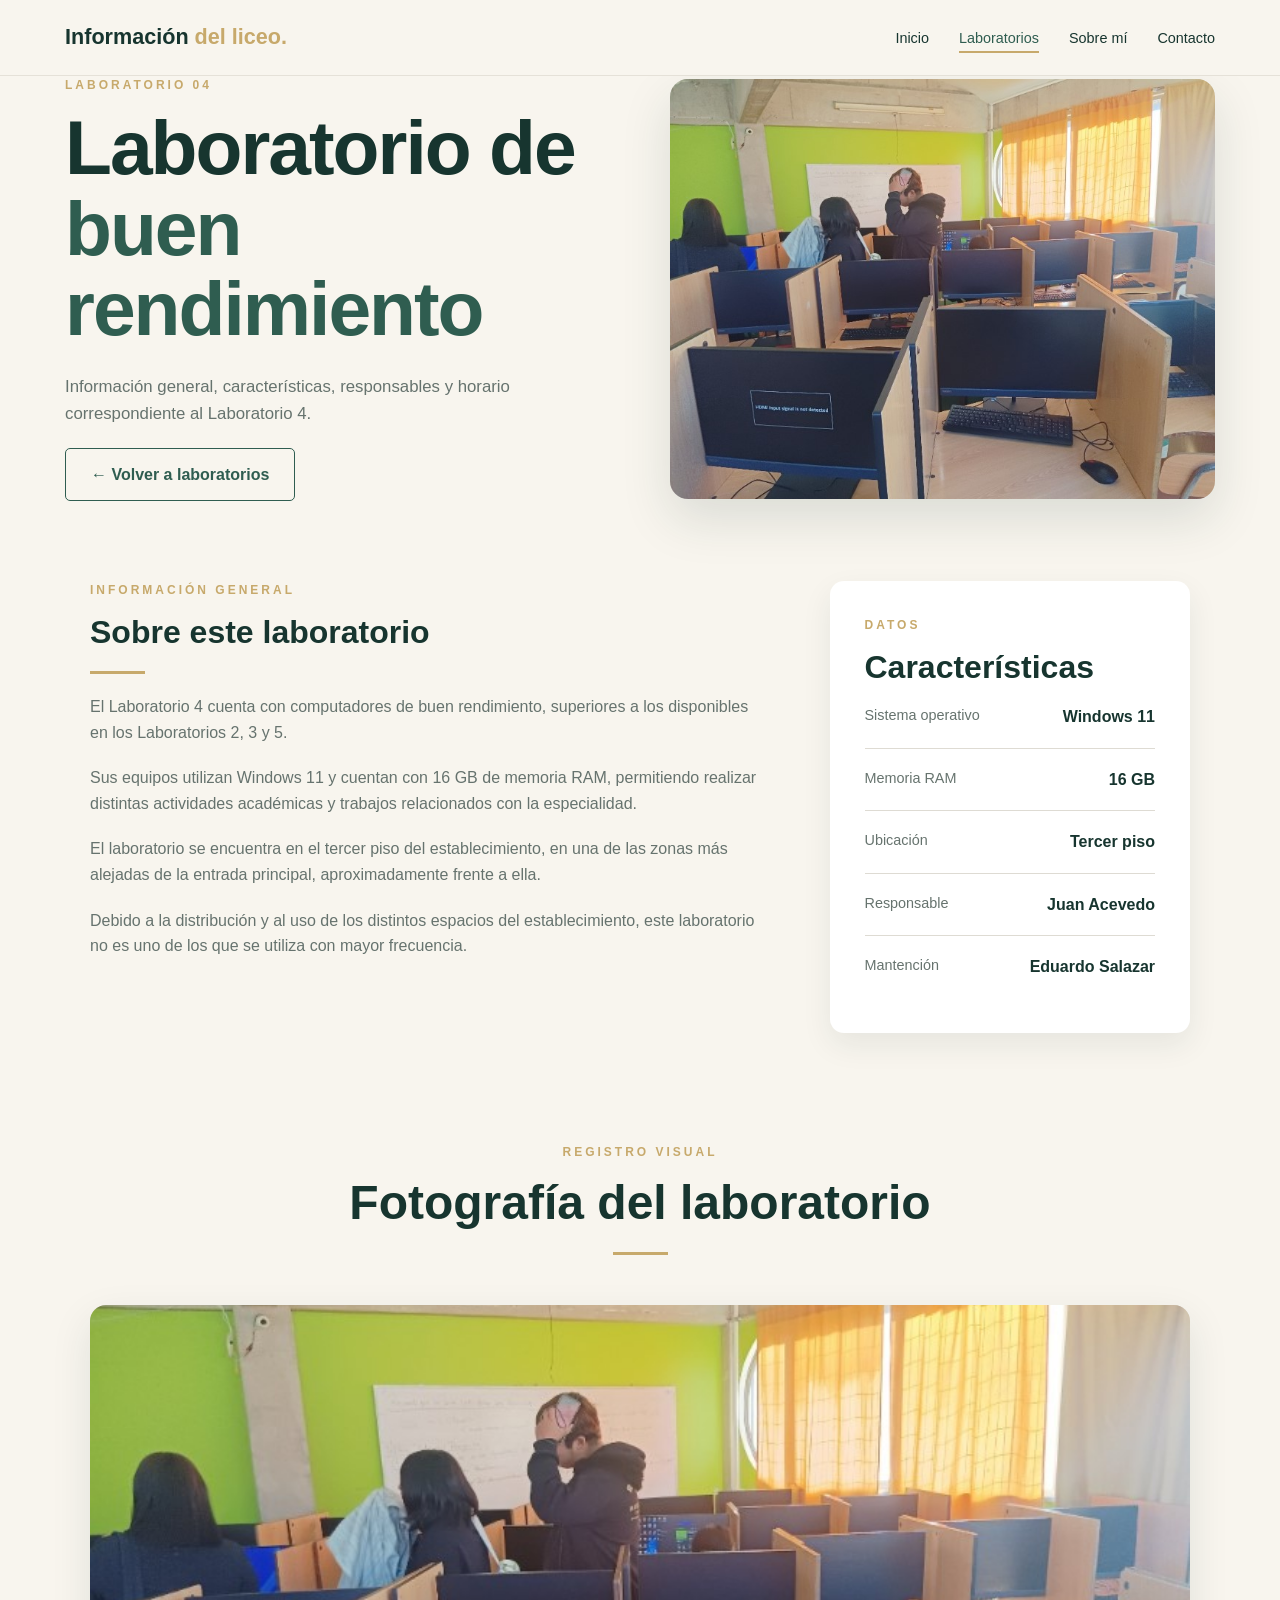
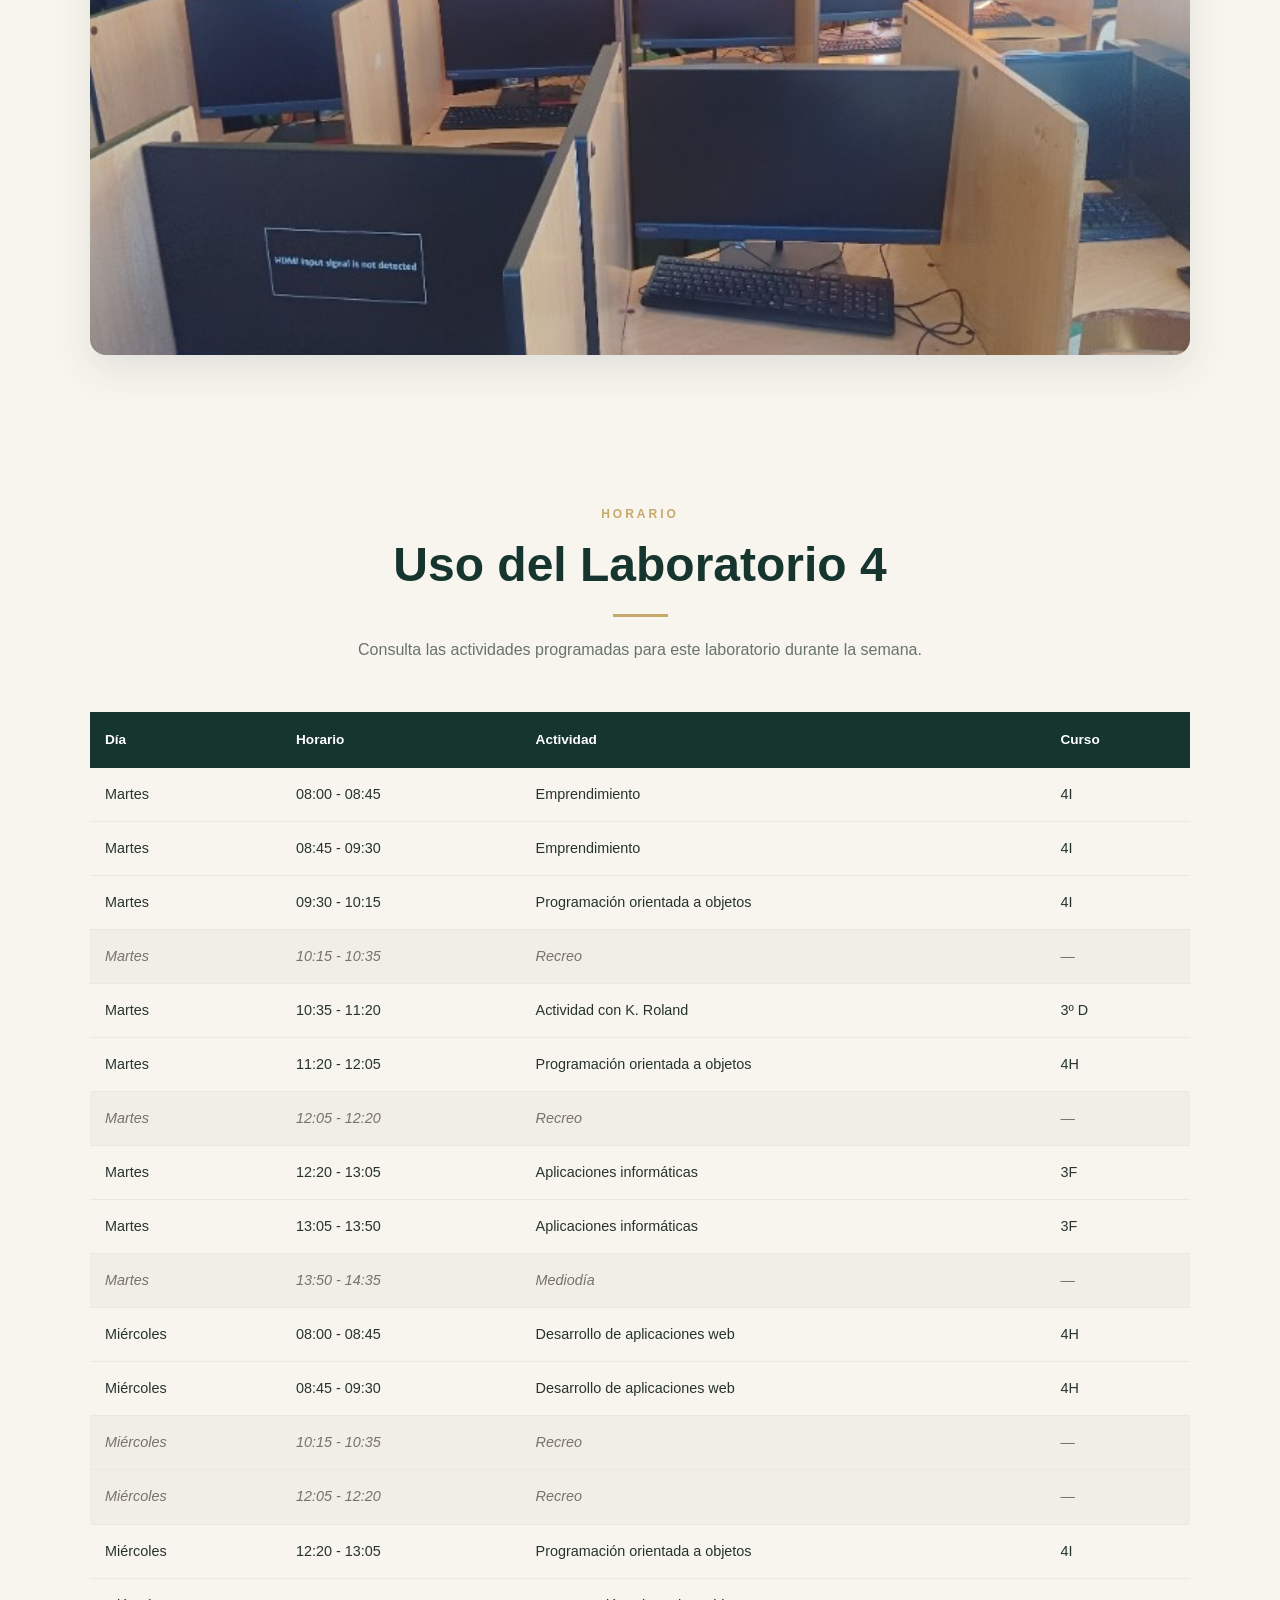
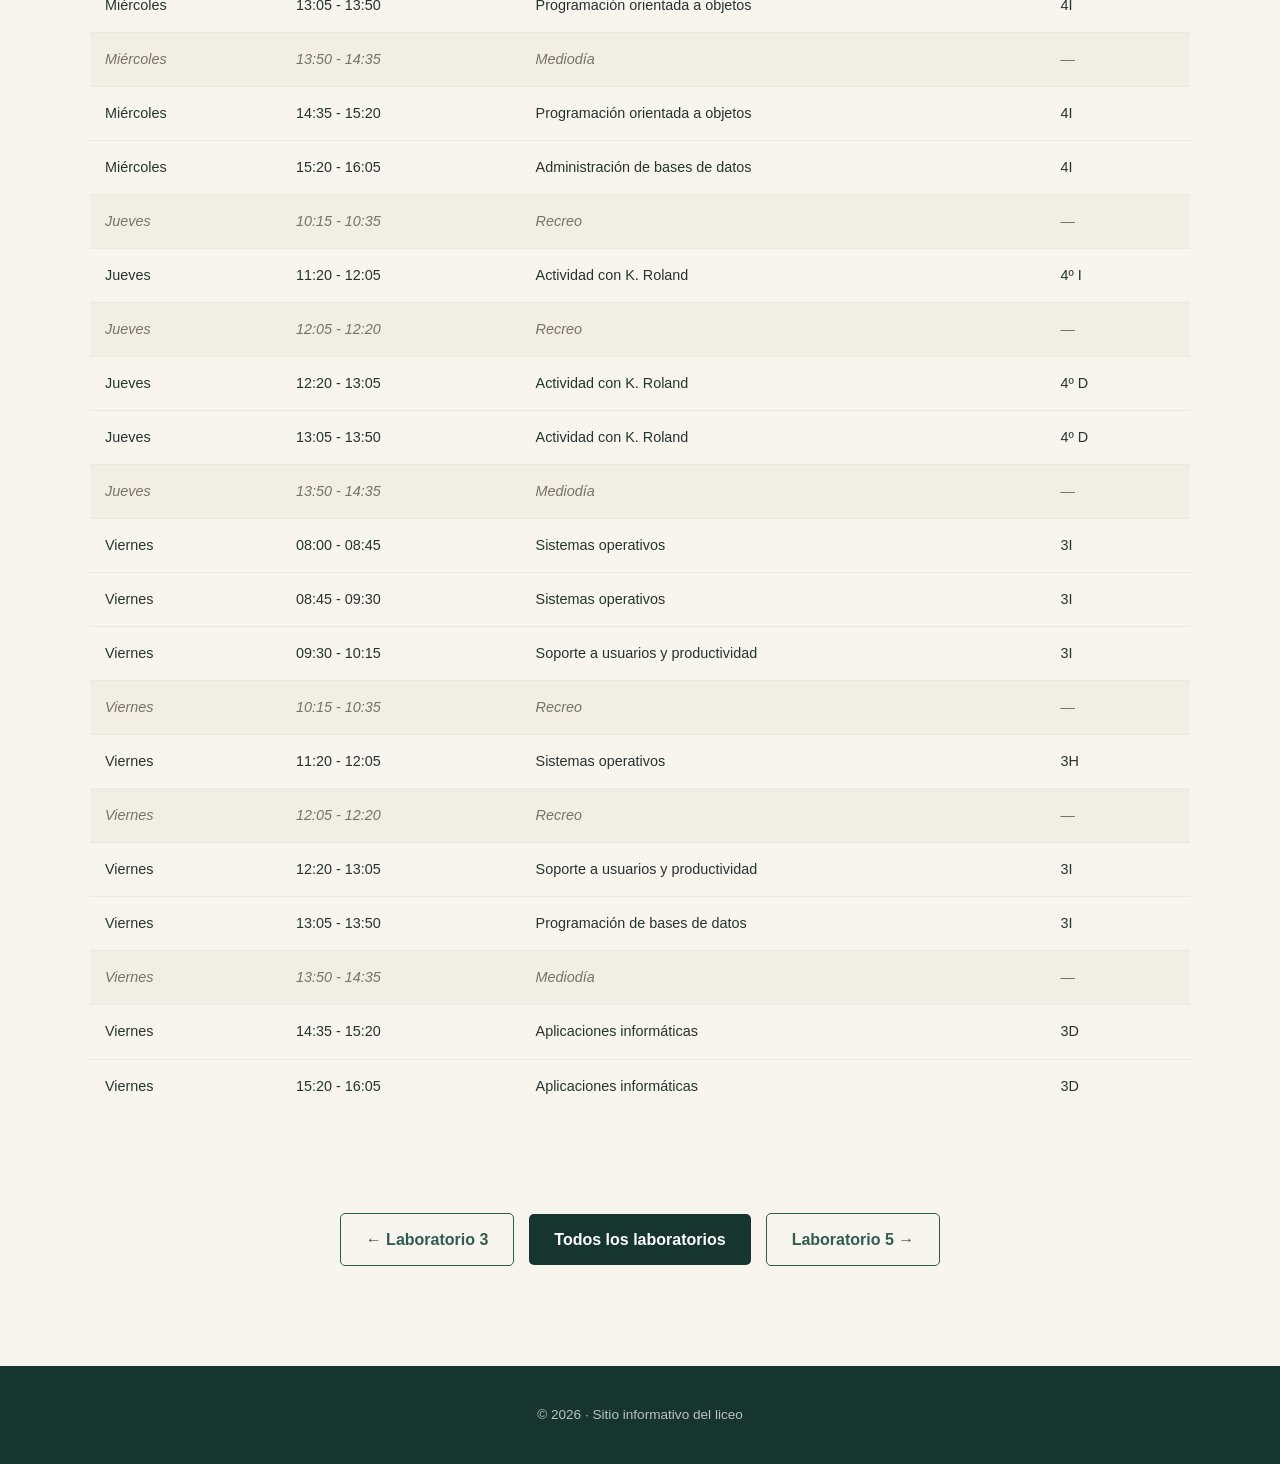
<file: lab04.html>
<!DOCTYPE html>
<html lang="es">

<head>

    <!-- =====================================================
         CONFIGURACIÓN DEL DOCUMENTO
         ===================================================== -->

    <meta charset="UTF-8">

    <meta
        name="viewport"
        content="width=device-width, initial-scale=1.0"
    >

    <meta
        name="description"
        content="Información, fotografía y horario del Laboratorio 4."
    >

    <title>Laboratorio 4 | Sitio informativo</title>

    <link rel="stylesheet" href="estilos.css">

</head>


<body>


    <!-- =====================================================
         ENCABEZADO
         ===================================================== -->

    <header>

        <nav class="navbar">

            <a href="index.html" class="logo">
                Información
                <span>del liceo.</span>
            </a>


            <ul class="menu">

                <li>
                    <a href="index.html">
                        Inicio
                    </a>
                </li>

                <li>
                    <a href="laboratorios.html" class="activo">
                        Laboratorios
                    </a>
                </li>

                <li>
                    <a href="sobremi.html">
                        Sobre mí
                    </a>
                </li>

                <li>
                    <a href="contacto.html">
                        Contacto
                    </a>
                </li>

            </ul>

        </nav>

    </header>



    <!-- =====================================================
         CONTENIDO PRINCIPAL
         ===================================================== -->

    <main>


        <!-- =================================================
             ENCABEZADO DEL LABORATORIO
             ================================================= -->

        <section class="lab-detalle-hero">

            <div class="lab-detalle-hero-contenido">

                <p class="pequeno-titulo">
                    LABORATORIO 04
                </p>

                <h1>
                    Laboratorio de
                    <span>buen rendimiento</span>
                </h1>

                <p>
                    Información general, características,
                    responsables y horario correspondiente
                    al Laboratorio 4.
                </p>

                <a
                    href="laboratorios.html"
                    class="boton secundario"
                >
                    ← Volver a laboratorios
                </a>

            </div>


            <!-- Imagen principal -->
            <div class="lab-detalle-hero-imagen">

                <img
                    src="img/lab04.jpg"
                    alt="Fotografía del Laboratorio 4"
                >

            </div>

        </section>



        <!-- =================================================
             INFORMACIÓN GENERAL
             ================================================= -->

        <section class="lab-detalle">

            <div class="lab-detalle-grid">


                <!-- =========================================
                     DESCRIPCIÓN
                     ========================================= -->

                <article class="lab-descripcion">

                    <p class="pequeno-titulo">
                        INFORMACIÓN GENERAL
                    </p>

                    <h2>
                        Sobre este laboratorio
                    </h2>

                    <div class="linea linea-izquierda"></div>

                    <p>
                        El Laboratorio 4 cuenta con computadores
                        de buen rendimiento, superiores a los
                        disponibles en los Laboratorios 2, 3 y 5.
                    </p>

                    <p>
                        Sus equipos utilizan Windows 11 y cuentan
                        con 16 GB de memoria RAM, permitiendo
                        realizar distintas actividades académicas
                        y trabajos relacionados con la especialidad.
                    </p>

                    <p>
                        El laboratorio se encuentra en el tercer
                        piso del establecimiento, en una de las
                        zonas más alejadas de la entrada principal,
                        aproximadamente frente a ella.
                    </p>

                    <p>
                        Debido a la distribución y al uso de los
                        distintos espacios del establecimiento,
                        este laboratorio no es uno de los que se
                        utiliza con mayor frecuencia.
                    </p>

                </article>



                <!-- =========================================
                     DATOS DEL LABORATORIO
                     ========================================= -->

                <aside class="datos-laboratorio">

                    <p class="pequeno-titulo">
                        DATOS
                    </p>

                    <h2>
                        Características
                    </h2>


                    <div class="dato">

                        <span>
                            Sistema operativo
                        </span>

                        <strong>
                            Windows 11
                        </strong>

                    </div>


                    <div class="dato">

                        <span>
                            Memoria RAM
                        </span>

                        <strong>
                            16 GB
                        </strong>

                    </div>


                    <div class="dato">

                        <span>
                            Ubicación
                        </span>

                        <strong>
                            Tercer piso
                        </strong>

                    </div>


                    <div class="dato">

                        <span>
                            Responsable
                        </span>

                        <strong>
                            Juan Acevedo
                        </strong>

                    </div>


                    <div class="dato">

                        <span>
                            Mantención
                        </span>

                        <strong>
                            Eduardo Salazar
                        </strong>

                    </div>

                </aside>

            </div>

        </section>



        <!-- =================================================
             FOTOGRAFÍA
             ================================================= -->

        <section class="lab-galeria">

            <div class="titulo-seccion">

                <p class="pequeno-titulo">
                    REGISTRO VISUAL
                </p>

                <h2>
                    Fotografía del laboratorio
                </h2>

                <div class="linea"></div>

            </div>


            <div class="foto-laboratorio-grande">

                <img
                    src="img/lab04.jpg"
                    alt="Vista del Laboratorio 4"
                >

            </div>

        </section>



        <!-- =================================================
             HORARIO
             ================================================= -->

        <section class="horarios">

            <div class="titulo-seccion">

                <p class="pequeno-titulo">
                    HORARIO
                </p>

                <h2>
                    Uso del Laboratorio 4
                </h2>

                <div class="linea"></div>

                <p class="texto-introduccion">
                    Consulta las actividades programadas para
                    este laboratorio durante la semana.
                </p>

            </div>



            <!-- =================================================
                 TABLA DE HORARIOS
                 ================================================= -->

            <div class="tabla-contenedor">

                <table class="tabla-horarios">

                    <thead>

                        <tr>

                            <th>
                                Día
                            </th>

                            <th>
                                Horario
                            </th>

                            <th>
                                Actividad
                            </th>

                            <th>
                                Curso
                            </th>

                        </tr>

                    </thead>


                    <tbody>


                        <!-- MARTES -->

                        <tr>

                            <td data-label="Día">
                                Martes
                            </td>

                            <td data-label="Horario">
                                08:00 - 08:45
                            </td>

                            <td data-label="Actividad">
                                Emprendimiento
                            </td>

                            <td data-label="Curso">
                                4I
                            </td>

                        </tr>


                        <tr>

                            <td data-label="Día">
                                Martes
                            </td>

                            <td data-label="Horario">
                                08:45 - 09:30
                            </td>

                            <td data-label="Actividad">
                                Emprendimiento
                            </td>

                            <td data-label="Curso">
                                4I
                            </td>

                        </tr>


                        <tr>

                            <td data-label="Día">
                                Martes
                            </td>

                            <td data-label="Horario">
                                09:30 - 10:15
                            </td>

                            <td data-label="Actividad">
                                Programación orientada a objetos
                            </td>

                            <td data-label="Curso">
                                4I
                            </td>

                        </tr>


                        <tr class="fila-recreo">

                            <td data-label="Día">
                                Martes
                            </td>

                            <td data-label="Horario">
                                10:15 - 10:35
                            </td>

                            <td data-label="Actividad">
                                Recreo
                            </td>

                            <td data-label="Curso">
                                —
                            </td>

                        </tr>


                        <tr>

                            <td data-label="Día">
                                Martes
                            </td>

                            <td data-label="Horario">
                                10:35 - 11:20
                            </td>

                            <td data-label="Actividad">
                                Actividad con K. Roland
                            </td>

                            <td data-label="Curso">
                                3º D
                            </td>

                        </tr>


                        <tr>

                            <td data-label="Día">
                                Martes
                            </td>

                            <td data-label="Horario">
                                11:20 - 12:05
                            </td>

                            <td data-label="Actividad">
                                Programación orientada a objetos
                            </td>

                            <td data-label="Curso">
                                4H
                            </td>

                        </tr>


                        <tr class="fila-recreo">

                            <td data-label="Día">
                                Martes
                            </td>

                            <td data-label="Horario">
                                12:05 - 12:20
                            </td>

                            <td data-label="Actividad">
                                Recreo
                            </td>

                            <td data-label="Curso">
                                —
                            </td>

                        </tr>


                        <tr>

                            <td data-label="Día">
                                Martes
                            </td>

                            <td data-label="Horario">
                                12:20 - 13:05
                            </td>

                            <td data-label="Actividad">
                                Aplicaciones informáticas
                            </td>

                            <td data-label="Curso">
                                3F
                            </td>

                        </tr>


                        <tr>

                            <td data-label="Día">
                                Martes
                            </td>

                            <td data-label="Horario">
                                13:05 - 13:50
                            </td>

                            <td data-label="Actividad">
                                Aplicaciones informáticas
                            </td>

                            <td data-label="Curso">
                                3F
                            </td>

                        </tr>


                        <tr class="fila-recreo">

                            <td data-label="Día">
                                Martes
                            </td>

                            <td data-label="Horario">
                                13:50 - 14:35
                            </td>

                            <td data-label="Actividad">
                                Mediodía
                            </td>

                            <td data-label="Curso">
                                —
                            </td>

                        </tr>



                        <!-- MIÉRCOLES -->

                        <tr>

                            <td data-label="Día">
                                Miércoles
                            </td>

                            <td data-label="Horario">
                                08:00 - 08:45
                            </td>

                            <td data-label="Actividad">
                                Desarrollo de aplicaciones web
                            </td>

                            <td data-label="Curso">
                                4H
                            </td>

                        </tr>


                        <tr>

                            <td data-label="Día">
                                Miércoles
                            </td>

                            <td data-label="Horario">
                                08:45 - 09:30
                            </td>

                            <td data-label="Actividad">
                                Desarrollo de aplicaciones web
                            </td>

                            <td data-label="Curso">
                                4H
                            </td>

                        </tr>


                        <tr class="fila-recreo">

                            <td data-label="Día">
                                Miércoles
                            </td>

                            <td data-label="Horario">
                                10:15 - 10:35
                            </td>

                            <td data-label="Actividad">
                                Recreo
                            </td>

                            <td data-label="Curso">
                                —
                            </td>

                        </tr>


                        <tr class="fila-recreo">

                            <td data-label="Día">
                                Miércoles
                            </td>

                            <td data-label="Horario">
                                12:05 - 12:20
                            </td>

                            <td data-label="Actividad">
                                Recreo
                            </td>

                            <td data-label="Curso">
                                —
                            </td>

                        </tr>


                        <tr>

                            <td data-label="Día">
                                Miércoles
                            </td>

                            <td data-label="Horario">
                                12:20 - 13:05
                            </td>

                            <td data-label="Actividad">
                                Programación orientada a objetos
                            </td>

                            <td data-label="Curso">
                                4I
                            </td>

                        </tr>


                        <tr>

                            <td data-label="Día">
                                Miércoles
                            </td>

                            <td data-label="Horario">
                                13:05 - 13:50
                            </td>

                            <td data-label="Actividad">
                                Programación orientada a objetos
                            </td>

                            <td data-label="Curso">
                                4I
                            </td>

                        </tr>


                        <tr class="fila-recreo">

                            <td data-label="Día">
                                Miércoles
                            </td>

                            <td data-label="Horario">
                                13:50 - 14:35
                            </td>

                            <td data-label="Actividad">
                                Mediodía
                            </td>

                            <td data-label="Curso">
                                —
                            </td>

                        </tr>


                        <tr>

                            <td data-label="Día">
                                Miércoles
                            </td>

                            <td data-label="Horario">
                                14:35 - 15:20
                            </td>

                            <td data-label="Actividad">
                                Programación orientada a objetos
                            </td>

                            <td data-label="Curso">
                                4I
                            </td>

                        </tr>


                        <tr>

                            <td data-label="Día">
                                Miércoles
                            </td>

                            <td data-label="Horario">
                                15:20 - 16:05
                            </td>

                            <td data-label="Actividad">
                                Administración de bases de datos
                            </td>

                            <td data-label="Curso">
                                4I
                            </td>

                        </tr>



                        <!-- JUEVES -->

                        <tr class="fila-recreo">

                            <td data-label="Día">
                                Jueves
                            </td>

                            <td data-label="Horario">
                                10:15 - 10:35
                            </td>

                            <td data-label="Actividad">
                                Recreo
                            </td>

                            <td data-label="Curso">
                                —
                            </td>

                        </tr>


                        <tr>

                            <td data-label="Día">
                                Jueves
                            </td>

                            <td data-label="Horario">
                                11:20 - 12:05
                            </td>

                            <td data-label="Actividad">
                                Actividad con K. Roland
                            </td>

                            <td data-label="Curso">
                                4º I
                            </td>

                        </tr>


                        <tr class="fila-recreo">

                            <td data-label="Día">
                                Jueves
                            </td>

                            <td data-label="Horario">
                                12:05 - 12:20
                            </td>

                            <td data-label="Actividad">
                                Recreo
                            </td>

                            <td data-label="Curso">
                                —
                            </td>

                        </tr>


                        <tr>

                            <td data-label="Día">
                                Jueves
                            </td>

                            <td data-label="Horario">
                                12:20 - 13:05
                            </td>

                            <td data-label="Actividad">
                                Actividad con K. Roland
                            </td>

                            <td data-label="Curso">
                                4º D
                            </td>

                        </tr>


                        <tr>

                            <td data-label="Día">
                                Jueves
                            </td>

                            <td data-label="Horario">
                                13:05 - 13:50
                            </td>

                            <td data-label="Actividad">
                                Actividad con K. Roland
                            </td>

                            <td data-label="Curso">
                                4º D
                            </td>

                        </tr>


                        <tr class="fila-recreo">

                            <td data-label="Día">
                                Jueves
                            </td>

                            <td data-label="Horario">
                                13:50 - 14:35
                            </td>

                            <td data-label="Actividad">
                                Mediodía
                            </td>

                            <td data-label="Curso">
                                —
                            </td>

                        </tr>



                        <!-- VIERNES -->

                        <tr>

                            <td data-label="Día">
                                Viernes
                            </td>

                            <td data-label="Horario">
                                08:00 - 08:45
                            </td>

                            <td data-label="Actividad">
                                Sistemas operativos
                            </td>

                            <td data-label="Curso">
                                3I
                            </td>

                        </tr>


                        <tr>

                            <td data-label="Día">
                                Viernes
                            </td>

                            <td data-label="Horario">
                                08:45 - 09:30
                            </td>

                            <td data-label="Actividad">
                                Sistemas operativos
                            </td>

                            <td data-label="Curso">
                                3I
                            </td>

                        </tr>


                        <tr>

                            <td data-label="Día">
                                Viernes
                            </td>

                            <td data-label="Horario">
                                09:30 - 10:15
                            </td>

                            <td data-label="Actividad">
                                Soporte a usuarios y productividad
                            </td>

                            <td data-label="Curso">
                                3I
                            </td>

                        </tr>


                        <tr class="fila-recreo">

                            <td data-label="Día">
                                Viernes
                            </td>

                            <td data-label="Horario">
                                10:15 - 10:35
                            </td>

                            <td data-label="Actividad">
                                Recreo
                            </td>

                            <td data-label="Curso">
                                —
                            </td>

                        </tr>


                        <tr>

                            <td data-label="Día">
                                Viernes
                            </td>

                            <td data-label="Horario">
                                11:20 - 12:05
                            </td>

                            <td data-label="Actividad">
                                Sistemas operativos
                            </td>

                            <td data-label="Curso">
                                3H
                            </td>

                        </tr>


                        <tr class="fila-recreo">

                            <td data-label="Día">
                                Viernes
                            </td>

                            <td data-label="Horario">
                                12:05 - 12:20
                            </td>

                            <td data-label="Actividad">
                                Recreo
                            </td>

                            <td data-label="Curso">
                                —
                            </td>

                        </tr>


                        <tr>

                            <td data-label="Día">
                                Viernes
                            </td>

                            <td data-label="Horario">
                                12:20 - 13:05
                            </td>

                            <td data-label="Actividad">
                                Soporte a usuarios y productividad
                            </td>

                            <td data-label="Curso">
                                3I
                            </td>

                        </tr>


                        <tr>

                            <td data-label="Día">
                                Viernes
                            </td>

                            <td data-label="Horario">
                                13:05 - 13:50
                            </td>

                            <td data-label="Actividad">
                                Programación de bases de datos
                            </td>

                            <td data-label="Curso">
                                3I
                            </td>

                        </tr>


                        <tr class="fila-recreo">

                            <td data-label="Día">
                                Viernes
                            </td>

                            <td data-label="Horario">
                                13:50 - 14:35
                            </td>

                            <td data-label="Actividad">
                                Mediodía
                            </td>

                            <td data-label="Curso">
                                —
                            </td>

                        </tr>


                        <tr>

                            <td data-label="Día">
                                Viernes
                            </td>

                            <td data-label="Horario">
                                14:35 - 15:20
                            </td>

                            <td data-label="Actividad">
                                Aplicaciones informáticas
                            </td>

                            <td data-label="Curso">
                                3D
                            </td>

                        </tr>


                        <tr>

                            <td data-label="Día">
                                Viernes
                            </td>

                            <td data-label="Horario">
                                15:20 - 16:05
                            </td>

                            <td data-label="Actividad">
                                Aplicaciones informáticas
                            </td>

                            <td data-label="Curso">
                                3D
                            </td>

                        </tr>

                    </tbody>

                </table>

            </div>

        </section>



        <!-- =================================================
             NAVEGACIÓN ENTRE LABORATORIOS
             ================================================= -->

        <section class="navegacion-labs">

            <a
                href="lab03.html"
                class="boton secundario"
            >
                ← Laboratorio 3
            </a>

            <a
                href="laboratorios.html"
                class="boton principal"
            >
                Todos los laboratorios
            </a>

            <a
                href="lab05.html"
                class="boton secundario"
            >
                Laboratorio 5 →
            </a>

        </section>

    </main>



    <!-- =====================================================
         PIE DE PÁGINA
         ===================================================== -->

    <footer>

        <p>
            © 2026 · Sitio informativo del liceo
        </p>

    </footer>


</body>

</html>
</file>
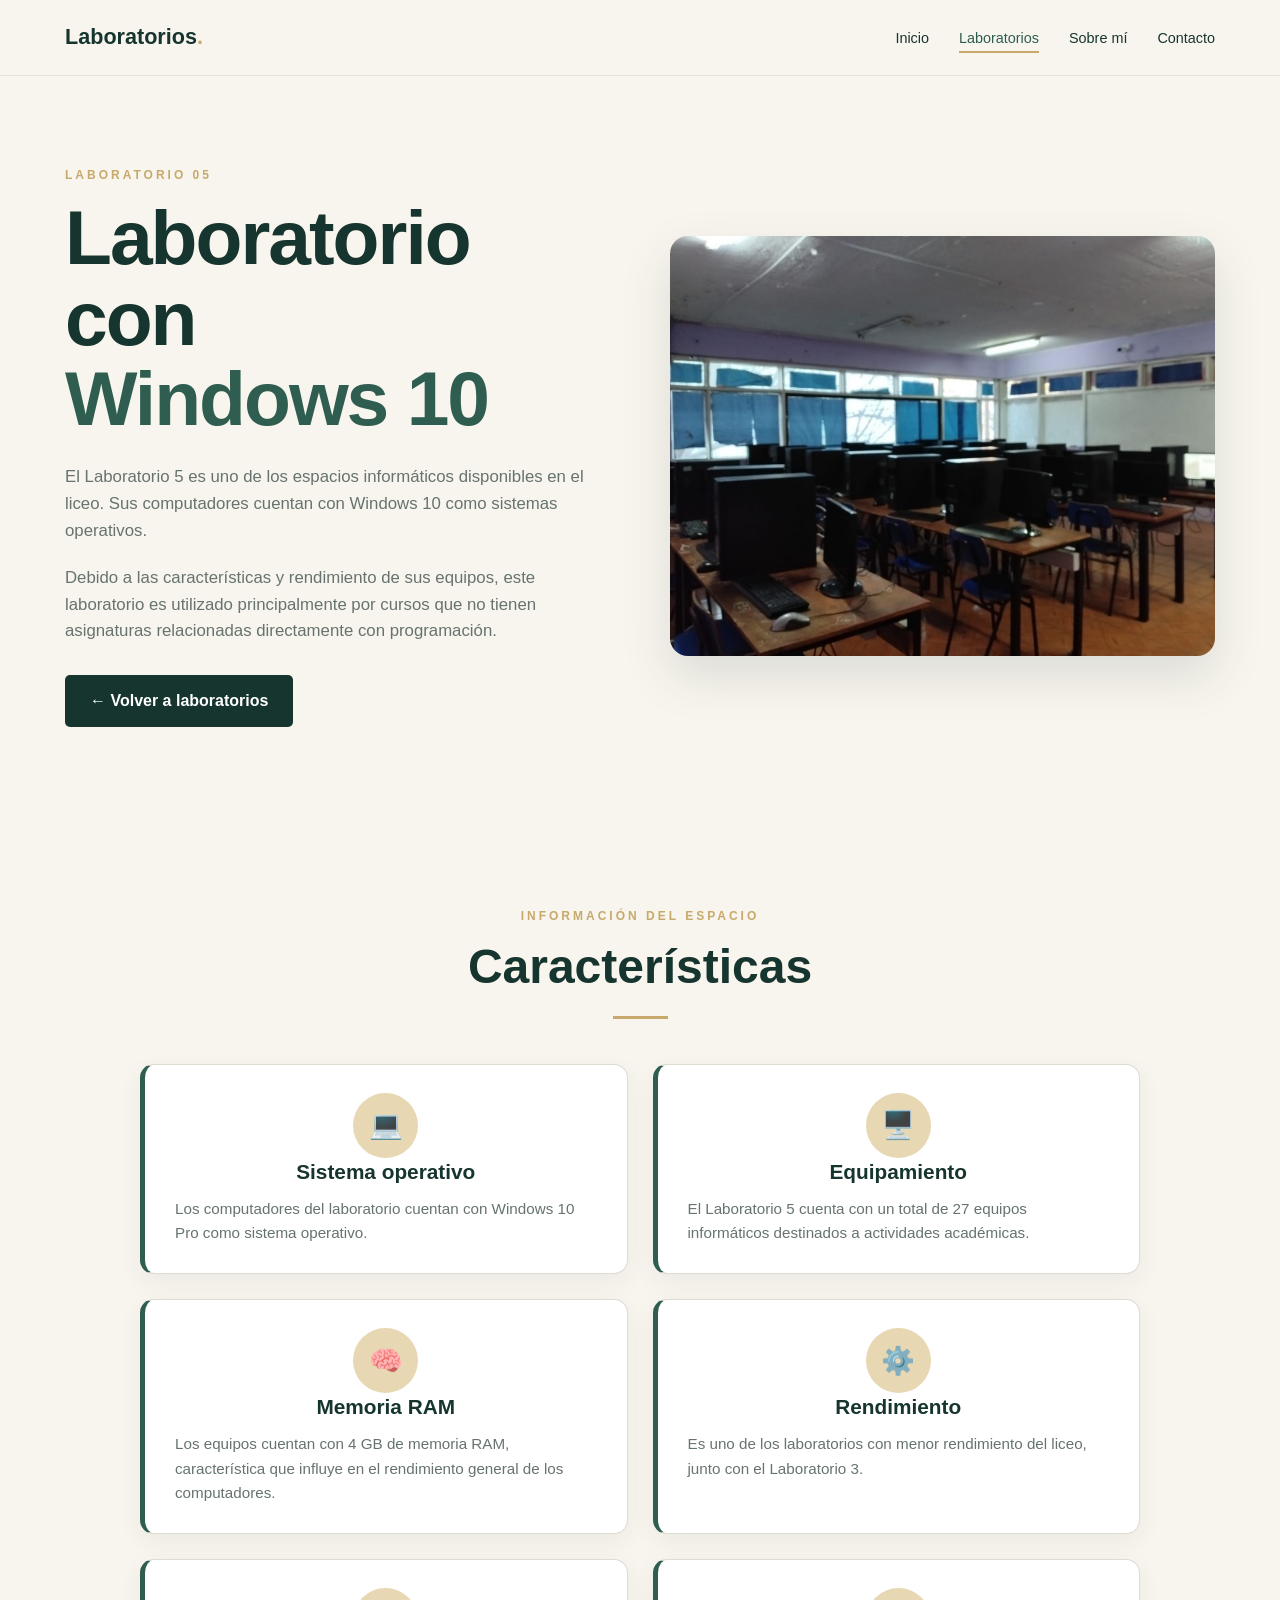
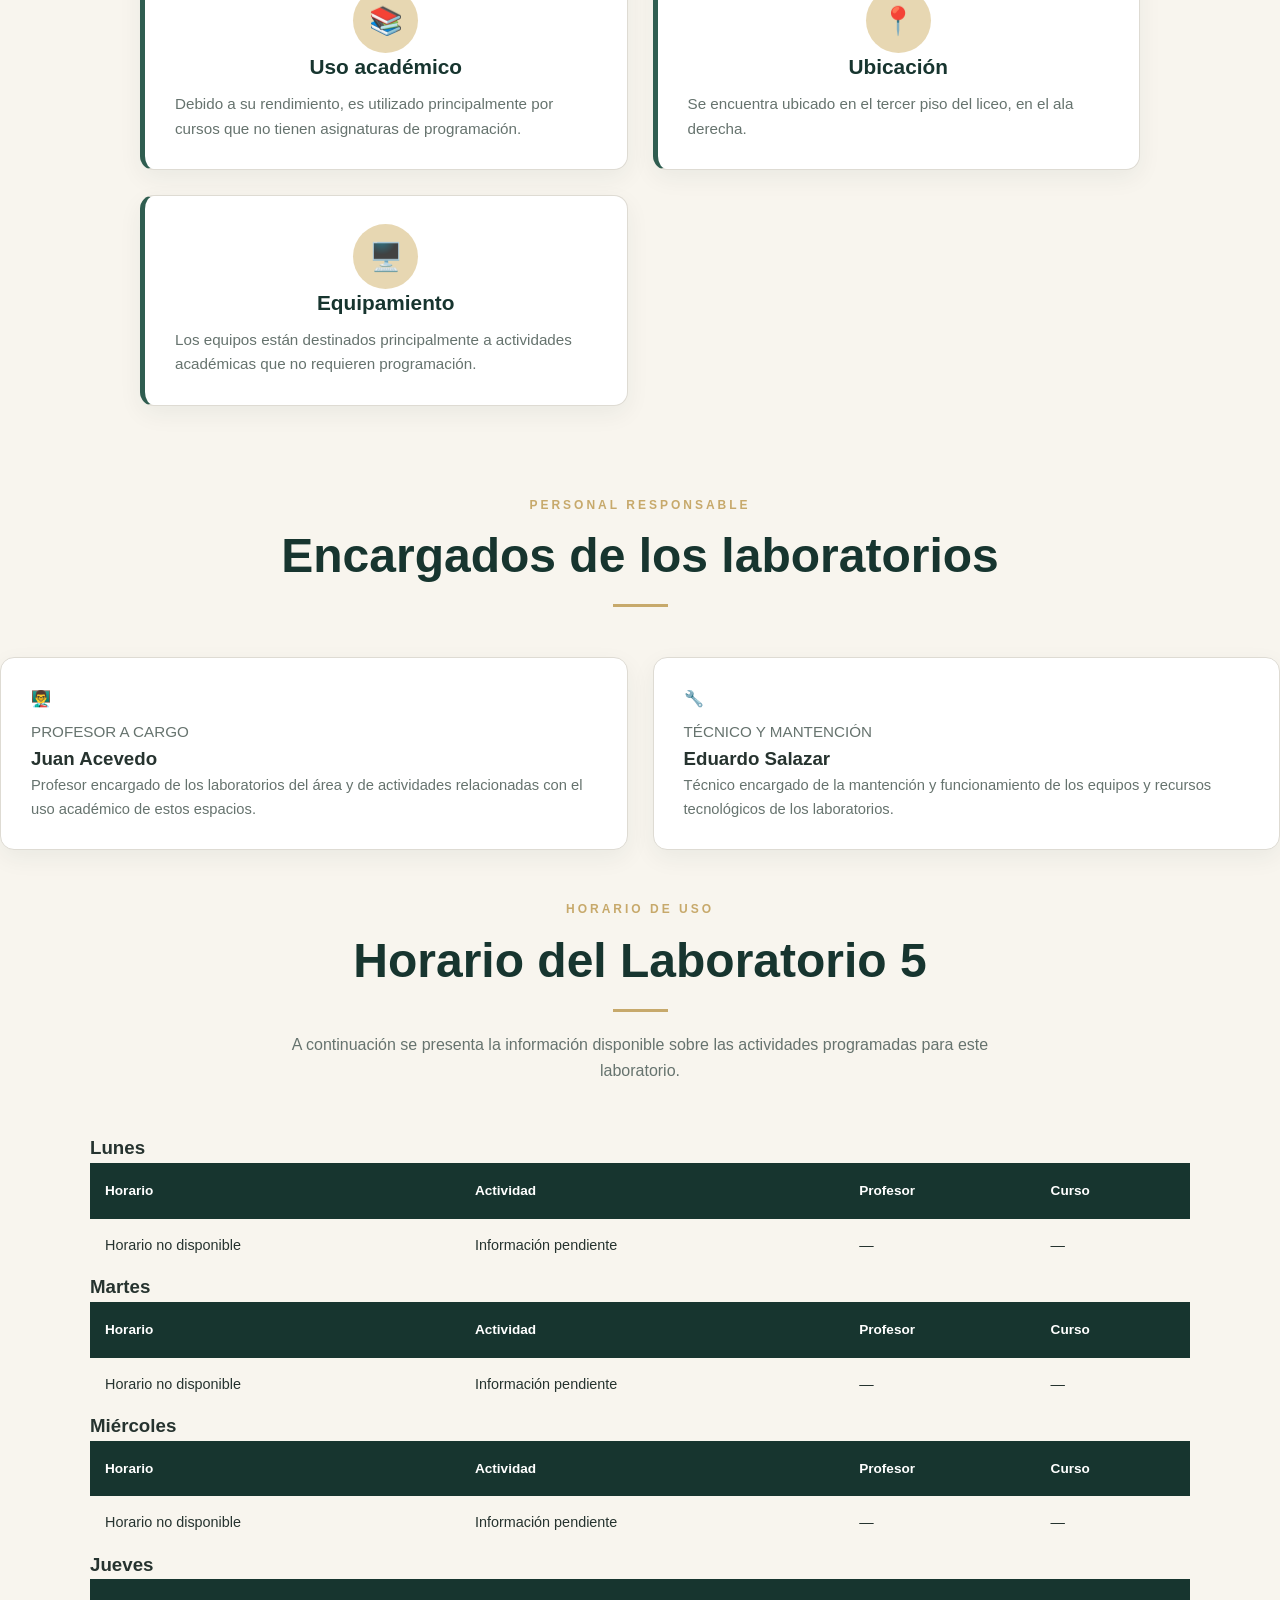
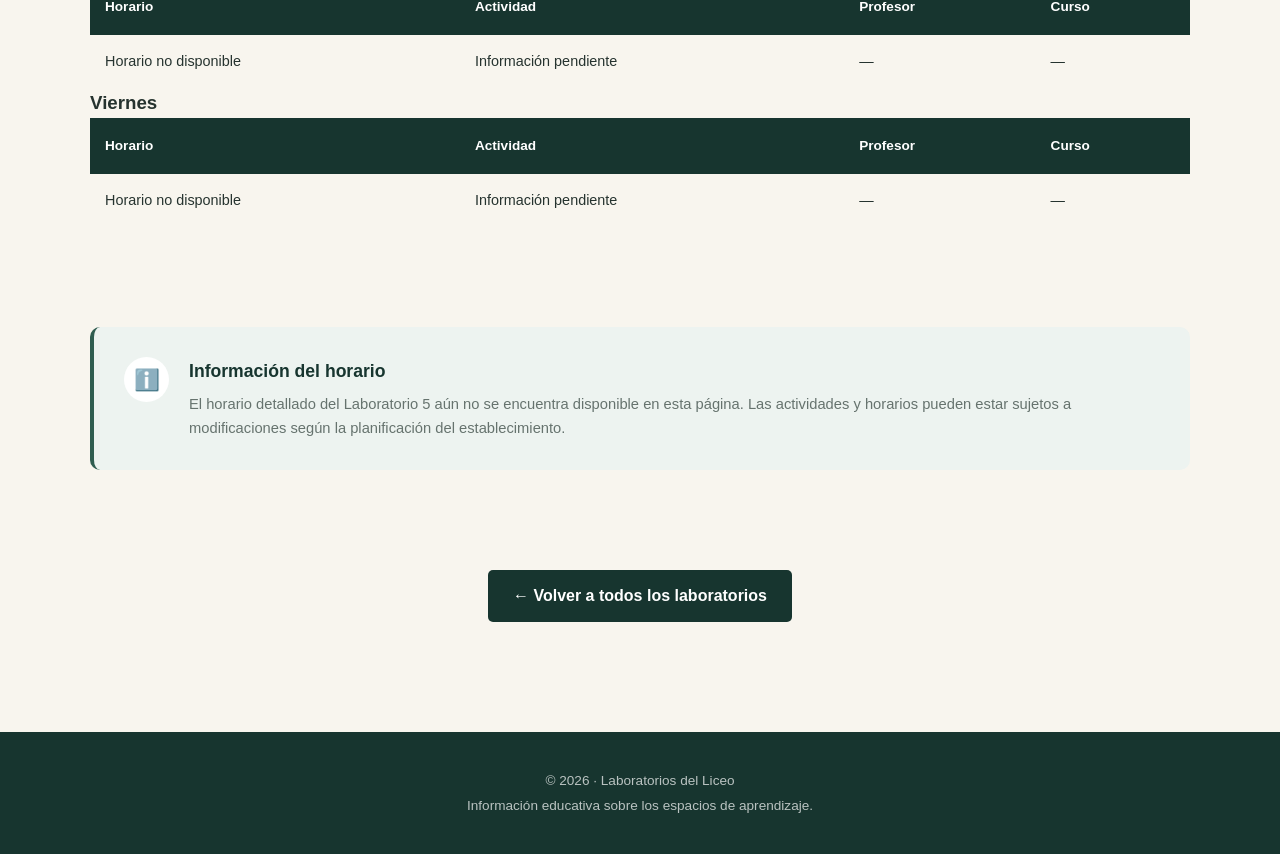
<file: lab05.html>
<!DOCTYPE html>
<html lang="es">

<head>

    <!-- =====================================================
         CONFIGURACIÓN DEL DOCUMENTO
         ===================================================== -->

    <meta charset="UTF-8">

    <meta
        name="viewport"
        content="width=device-width, initial-scale=1.0"
    >

    <meta
        name="description"
        content="Información, características, responsables y horario del Laboratorio 5."
    >

    <title>Laboratorio 5 | Laboratorios del Liceo</title>

    <link rel="stylesheet" href="estilos.css">

</head>


<body>


    <!-- =====================================================
         ENCABEZADO Y MENÚ DE NAVEGACIÓN
         ===================================================== -->

    <header>

        <nav class="navbar">

            <a href="index.html" class="logo">
                Laboratorios<span>.</span>
            </a>


            <ul class="menu">

                <li>
                    <a href="index.html">
                        Inicio
                    </a>
                </li>

                <li>
                    <a href="laboratorios.html" class="activo">
                        Laboratorios
                    </a>
                </li>

                <li>
                    <a href="sobremi.html">
                        Sobre mí
                    </a>
                </li>

                <li>
                    <a href="contacto.html">
                        Contacto
                    </a>
                </li>

            </ul>

        </nav>

    </header>



    <!-- =====================================================
         CONTENIDO PRINCIPAL
         ===================================================== -->

    <main>


        <!-- =================================================
             ENCABEZADO DEL LABORATORIO
             ================================================= -->

        <section class="detalle-laboratorio">

            <div class="detalle-contenido">


                <!-- INFORMACIÓN PRINCIPAL -->

                <div class="detalle-texto">

                    <p class="pequeno-titulo">
                        LABORATORIO 05
                    </p>

                    <h1>
                        Laboratorio con
                        <span>Windows 10</span>
                    </h1>

                    <p class="descripcion">

                        El Laboratorio 5 es uno de los espacios
                        informáticos disponibles en el liceo.
                        Sus computadores cuentan con Windows 10 como sistemas operativos.

                    </p>

                    <p class="descripcion">

                        Debido a las características y rendimiento
                        de sus equipos, este laboratorio es utilizado
                        principalmente por cursos que no tienen
                        asignaturas relacionadas directamente con
                        programación.

                    </p>


                    <div class="botones">

                        <a
                            href="laboratorios.html"
                            class="boton principal"
                        >
                            ← Volver a laboratorios
                        </a>

                    </div>

                </div>



                <!-- IMAGEN DEL LABORATORIO -->

                <div class="detalle-imagen">

                    <img
                        src="img/lab05.jpg"
                        alt="Fotografía del Laboratorio 5"
                    >

                </div>

            </div>

        </section>



        <!-- =================================================
             INFORMACIÓN GENERAL
             ================================================= -->

        <section class="informacion-laboratorio">

            <div class="titulo-seccion">

                <p class="pequeno-titulo">
                    INFORMACIÓN DEL ESPACIO
                </p>

                <h2>
                    Características
                </h2>

                <div class="linea"></div>

            </div>


            <div class="caracteristicas-grid">


                <!-- SISTEMA OPERATIVO -->

                    <article class="caracteristica-card">

                        <div class="caracteristica-icono">
                            💻
                        </div>

                        <h3>
                            Sistema operativo
                        </h3>

                        <p>
                            Los computadores del laboratorio cuentan con
                            Windows 10 Pro como sistema operativo.
                        </p>

                    </article>


                <!-- EQUIPAMIENTO -->

                <article class="caracteristica-card">

                    <div class="caracteristica-icono">
                        🖥️
                    </div>

                    <h3>
                        Equipamiento
                    </h3>

                    <p>
                        El Laboratorio 5 cuenta con un total de
                        27 equipos informáticos destinados a
                        actividades académicas.
                    </p>

                </article>



                <!-- MEMORIA RAM -->

                <article class="caracteristica-card">

                    <div class="caracteristica-icono">
                        🧠
                    </div>

                    <h3>
                        Memoria RAM
                    </h3>

                    <p>
                        Los equipos cuentan con 4 GB de memoria RAM,
                        característica que influye en el rendimiento
                        general de los computadores.
                    </p>

                </article>



                <!-- RENDIMIENTO -->

                <article class="caracteristica-card">

                    <div class="caracteristica-icono">
                        ⚙️
                    </div>

                    <h3>
                        Rendimiento
                    </h3>

                    <p>
                        Es uno de los laboratorios con menor
                        rendimiento del liceo, junto con el
                        Laboratorio 3.
                    </p>

                </article>



                <!-- USO ACADÉMICO -->

                <article class="caracteristica-card">

                    <div class="caracteristica-icono">
                        📚
                    </div>

                    <h3>
                        Uso académico
                    </h3>

                    <p>
                        Debido a su rendimiento, es utilizado
                        principalmente por cursos que no tienen
                        asignaturas de programación.
                    </p>

                </article>



                <!-- UBICACIÓN -->

                <article class="caracteristica-card">

                    <div class="caracteristica-icono">
                        📍
                    </div>

                    <h3>
                        Ubicación
                    </h3>

                    <p>
                        Se encuentra ubicado en el tercer piso
                        del liceo, en el ala derecha.
                    </p>

                </article>



                <!-- MEMORIA DEL EQUIPO -->

                <article class="caracteristica-card">

                    <div class="caracteristica-icono">
                        🖥️
                    </div>

                    <h3>
                        Equipamiento
                    </h3>

                    <p>
                        Los equipos están destinados principalmente
                        a actividades académicas que no requieren
                        programación.
                    </p>

                </article>

            </div>

        </section>



        <!-- =================================================
             RESPONSABLES
             ================================================= -->

        <section class="responsables-laboratorio">

            <div class="titulo-seccion">

                <p class="pequeno-titulo">
                    PERSONAL RESPONSABLE
                </p>

                <h2>
                    Encargados de los laboratorios
                </h2>

                <div class="linea"></div>

            </div>


            <div class="responsables-grid">


                <!-- PROFESOR RESPONSABLE -->

                <article class="responsable-card">

                    <div class="responsable-icono">
                        👨‍🏫
                    </div>

                    <div>

                        <p class="responsable-cargo">
                            PROFESOR A CARGO
                        </p>

                        <h3>
                            Juan Acevedo
                        </h3>

                        <p>
                            Profesor encargado de los laboratorios
                            del área y de actividades relacionadas
                            con el uso académico de estos espacios.
                        </p>

                    </div>

                </article>



                <!-- TÉCNICO -->

                <article class="responsable-card">

                    <div class="responsable-icono">
                        🔧
                    </div>

                    <div>

                        <p class="responsable-cargo">
                            TÉCNICO Y MANTENCIÓN
                        </p>

                        <h3>
                            Eduardo Salazar
                        </h3>

                        <p>
                            Técnico encargado de la mantención y
                            funcionamiento de los equipos y recursos
                            tecnológicos de los laboratorios.
                        </p>

                    </div>

                </article>

            </div>

        </section>



        <!-- =================================================
             HORARIO
             ================================================= -->

        <section class="horario-laboratorio">

            <div class="titulo-seccion">

                <p class="pequeno-titulo">
                    HORARIO DE USO
                </p>

                <h2>
                    Horario del Laboratorio 5
                </h2>

                <div class="linea"></div>

                <p class="texto-introduccion">

                    A continuación se presenta la información
                    disponible sobre las actividades programadas
                    para este laboratorio.

                </p>

            </div>



            <!-- =================================================
                 LUNES
                 ================================================= -->

            <div class="dia-horario">

                <h3>
                    Lunes
                </h3>

                <div class="tabla-contenedor">

                    <table>

                        <thead>

                            <tr>

                                <th>Horario</th>
                                <th>Actividad</th>
                                <th>Profesor</th>
                                <th>Curso</th>

                            </tr>

                        </thead>

                        <tbody>

                            <tr>

                                <td>Horario no disponible</td>

                                <td>
                                    Información pendiente
                                </td>

                                <td>—</td>

                                <td>—</td>

                            </tr>

                        </tbody>

                    </table>

                </div>

            </div>



            <!-- =================================================
                 MARTES
                 ================================================= -->

            <div class="dia-horario">

                <h3>
                    Martes
                </h3>

                <div class="tabla-contenedor">

                    <table>

                        <thead>

                            <tr>

                                <th>Horario</th>
                                <th>Actividad</th>
                                <th>Profesor</th>
                                <th>Curso</th>

                            </tr>

                        </thead>

                        <tbody>

                            <tr>

                                <td>Horario no disponible</td>

                                <td>
                                    Información pendiente
                                </td>

                                <td>—</td>

                                <td>—</td>

                            </tr>

                        </tbody>

                    </table>

                </div>

            </div>



            <!-- =================================================
                 MIÉRCOLES
                 ================================================= -->

            <div class="dia-horario">

                <h3>
                    Miércoles
                </h3>

                <div class="tabla-contenedor">

                    <table>

                        <thead>

                            <tr>

                                <th>Horario</th>
                                <th>Actividad</th>
                                <th>Profesor</th>
                                <th>Curso</th>

                            </tr>

                        </thead>

                        <tbody>

                            <tr>

                                <td>Horario no disponible</td>

                                <td>
                                    Información pendiente
                                </td>

                                <td>—</td>

                                <td>—</td>

                            </tr>

                        </tbody>

                    </table>

                </div>

            </div>



            <!-- =================================================
                 JUEVES
                 ================================================= -->

            <div class="dia-horario">

                <h3>
                    Jueves
                </h3>

                <div class="tabla-contenedor">

                    <table>

                        <thead>

                            <tr>

                                <th>Horario</th>
                                <th>Actividad</th>
                                <th>Profesor</th>
                                <th>Curso</th>

                            </tr>

                        </thead>

                        <tbody>

                            <tr>

                                <td>Horario no disponible</td>

                                <td>
                                    Información pendiente
                                </td>

                                <td>—</td>

                                <td>—</td>

                            </tr>

                        </tbody>

                    </table>

                </div>

            </div>



            <!-- =================================================
                 VIERNES
                 ================================================= -->

            <div class="dia-horario">

                <h3>
                    Viernes
                </h3>

                <div class="tabla-contenedor">

                    <table>

                        <thead>

                            <tr>

                                <th>Horario</th>
                                <th>Actividad</th>
                                <th>Profesor</th>
                                <th>Curso</th>

                            </tr>

                        </thead>

                        <tbody>

                            <tr>

                                <td>Horario no disponible</td>

                                <td>
                                    Información pendiente
                                </td>

                                <td>—</td>

                                <td>—</td>

                            </tr>

                        </tbody>

                    </table>

                </div>

            </div>

        </section>



        <!-- =================================================
             NOTA SOBRE EL HORARIO
             ================================================= -->

        <section class="nota-laboratorio">

            <div class="nota-contenido">

                <span class="nota-icono">
                    ℹ️
                </span>

                <div>

                    <h3>
                        Información del horario
                    </h3>

                    <p>

                        El horario detallado del Laboratorio 5
                        aún no se encuentra disponible en esta
                        página. Las actividades y horarios pueden
                        estar sujetos a modificaciones según la
                        planificación del establecimiento.

                    </p>

                </div>

            </div>

        </section>



        <!-- =================================================
             NAVEGACIÓN ENTRE LABORATORIOS
             ================================================= -->

        <section class="volver-laboratorios">

            <a
                href="laboratorios.html"
                class="boton principal"
            >
                ← Volver a todos los laboratorios
            </a>

        </section>


    </main>



    <!-- =====================================================
         PIE DE PÁGINA
         ===================================================== -->

    <footer>

        <p>
            © 2026 · Laboratorios del Liceo
        </p>

        <p>
            Información educativa sobre los espacios de aprendizaje.
        </p>

    </footer>


</body>

</html>
</file>
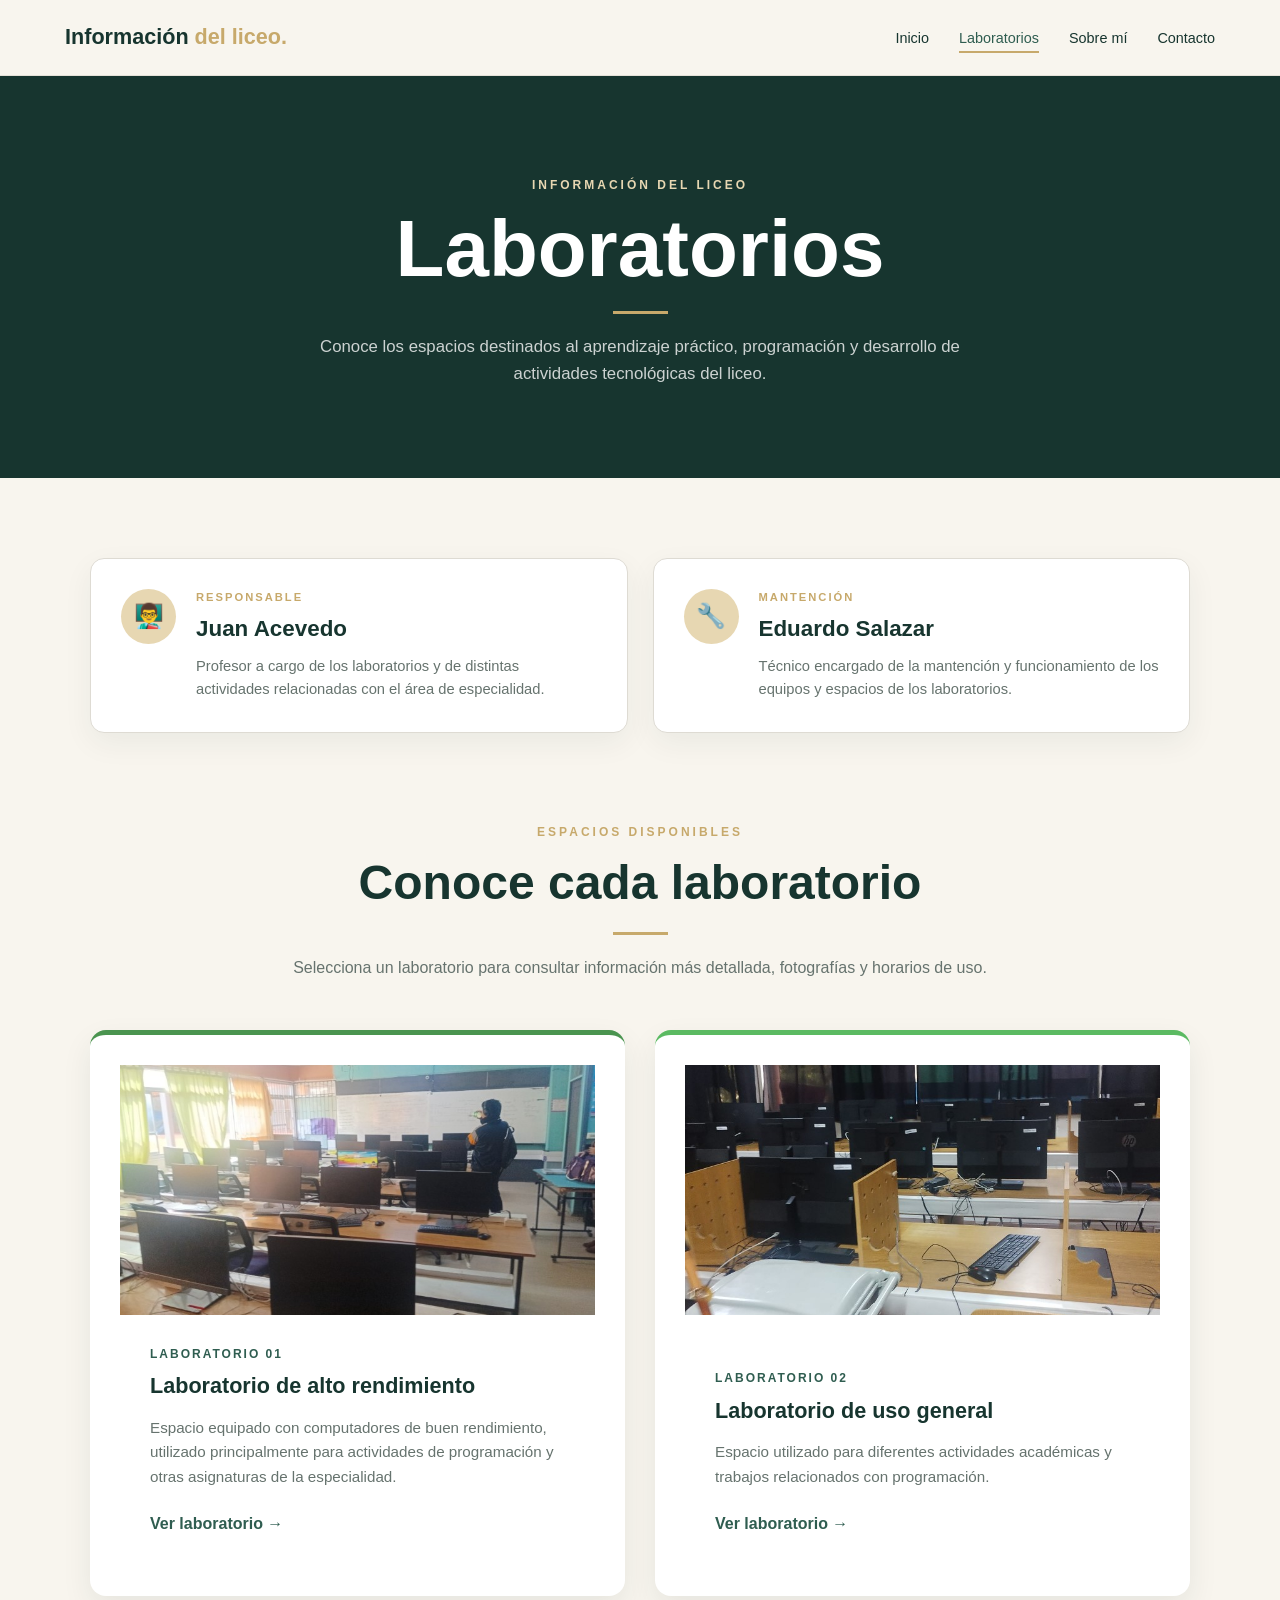
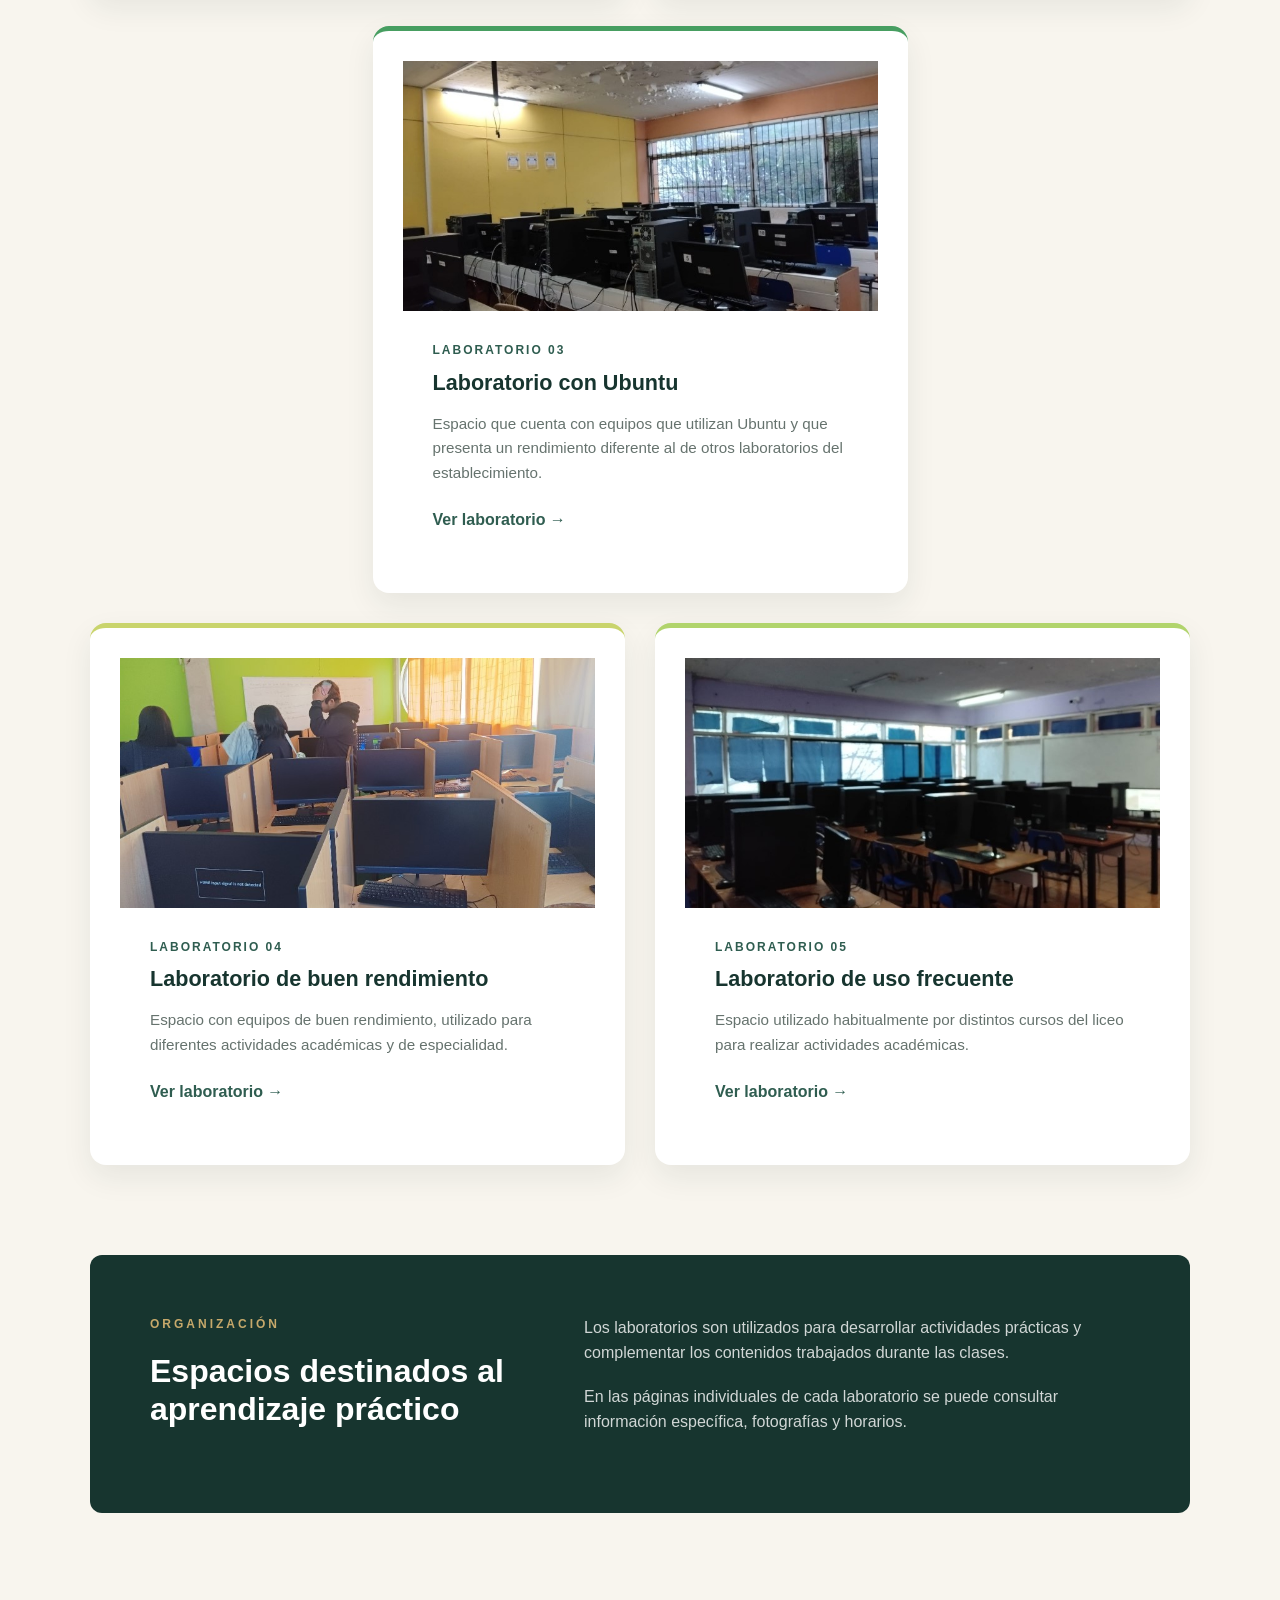
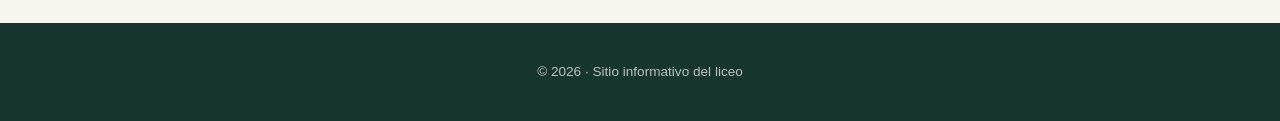
<file: laboratorios.html>
<!DOCTYPE html>
<html lang="es">

<head>

    <!-- =====================================================
         CONFIGURACIÓN DEL DOCUMENTO
         ===================================================== -->

    <!-- Permite utilizar correctamente caracteres como:
         á, é, í, ó, ú, ñ, etc. -->
    <meta charset="UTF-8">

    <!-- Permite que el sitio se adapte a celulares,
         tablets y computadores -->
    <meta name="viewport" content="width=device-width, initial-scale=1.0">

    <!-- Descripción general de la página -->
    <meta
        name="description"
        content="Información sobre los laboratorios del liceo."
    >

    <!-- Título de la pestaña -->
    <title>Laboratorios | Sitio informativo</title>

    <!-- Hoja de estilos principal -->
    <link rel="stylesheet" href="estilos.css">

</head>


<body>


    <!-- =====================================================
         ENCABEZADO
         ===================================================== -->

    <header>

        <nav class="navbar">

            <!-- Logo / nombre del sitio -->
            <a href="index.html" class="logo">
                Información
                <span>del liceo.</span>
            </a>


            <!-- Menú principal -->
            <ul class="menu">

                <li>
                    <a href="index.html">
                        Inicio
                    </a>
                </li>

                <li>
                    <a href="laboratorios.html" class="activo">
                        Laboratorios
                    </a>
                </li>

                <li>
                    <a href="sobre-mi.html">
                        Sobre mí
                    </a>
                </li>

                <li>
                    <a href="contacto.html">
                        Contacto
                    </a>
                </li>

            </ul>

        </nav>

    </header>



    <!-- =====================================================
         CONTENIDO PRINCIPAL
         ===================================================== -->

    <main>


        <!-- =================================================
             ENCABEZADO DE LA SECCIÓN
             ================================================= -->

        <section class="pagina-encabezado">

            <div class="pagina-encabezado-contenido">

                <p class="pequeno-titulo">
                    INFORMACIÓN DEL LICEO
                </p>

                <h1>
                    Laboratorios
                </h1>

                <div class="linea"></div>

                <p>
                    Conoce los espacios destinados al aprendizaje
                    práctico, programación y desarrollo de actividades
                    tecnológicas del liceo.
                </p>

            </div>

        </section>



        <!-- =================================================
             INFORMACIÓN GENERAL
             ================================================= -->

        <section class="informacion-laboratorios">

            <div class="informacion-laboratorios-grid">


                <!-- Información sobre responsable -->
                <article class="info-personal-lab">

                    <span class="info-icono">
                        👨‍🏫
                    </span>

                    <div>

                        <p class="etiqueta-info">
                            RESPONSABLE
                        </p>

                        <h2>
                            Juan Acevedo
                        </h2>

                        <p>
                            Profesor a cargo de los laboratorios
                            y de distintas actividades relacionadas
                            con el área de especialidad.
                        </p>

                    </div>

                </article>


                <!-- Información sobre técnico -->
                <article class="info-personal-lab">

                    <span class="info-icono">
                        🔧
                    </span>

                    <div>

                        <p class="etiqueta-info">
                            MANTENCIÓN
                        </p>

                        <h2>
                            Eduardo Salazar
                        </h2>

                        <p>
                            Técnico encargado de la mantención y
                            funcionamiento de los equipos y espacios
                            de los laboratorios.
                        </p>

                    </div>

                </article>

            </div>

        </section>



        <!-- =================================================
             LISTADO DE LABORATORIOS
             ================================================= -->

        <section class="laboratorios">

            <div class="titulo-seccion">

                <p class="pequeno-titulo">
                    ESPACIOS DISPONIBLES
                </p>

                <h2>
                    Conoce cada laboratorio
                </h2>

                <div class="linea"></div>

                <p class="texto-introduccion">
                    Selecciona un laboratorio para consultar
                    información más detallada, fotografías y
                    horarios de uso.
                </p>

            </div>



            <!-- =================================================
                 TARJETAS
                 ================================================= -->

            <div class="laboratorios-grid">


                <!-- =============================================
                     LABORATORIO 1
                     ============================================= -->

                <article class="laboratorio-card laboratorio-1">

                    <!-- Imagen -->
                    <div class="laboratorio-imagen">

                        <img
                            src="img/lab01.jpg"
                            alt="Fotografía del Laboratorio 1"
                        >

                    </div>


                    <!-- Contenido -->
                    <div class="laboratorio-card-contenido">

                        <p class="numero-laboratorio">
                            LABORATORIO 01
                        </p>

                        <h3>
                            Laboratorio de alto rendimiento
                        </h3>

                        <p>
                            Espacio equipado con computadores de
                            buen rendimiento, utilizado principalmente
                            para actividades de programación y otras
                            asignaturas de la especialidad.
                        </p>

                        <a
                            href="lab01.html"
                            class="boton-card"
                        >
                            Ver laboratorio →
                        </a>

                    </div>

                </article>



                <!-- =============================================
                     LABORATORIO 2
                     ============================================= -->

                <article class="laboratorio-card laboratorio-2">

                    <div class="laboratorio-imagen">

                        <img
                            src="img/lab02.jpg"
                            alt="Fotografía del Laboratorio 2"
                        >

                    </div>


                    <div class="laboratorio-card-contenido">

                        <p class="numero-laboratorio">
                            LABORATORIO 02
                        </p>

                        <h3>
                            Laboratorio de uso general
                        </h3>

                        <p>
                            Espacio utilizado para diferentes
                            actividades académicas y trabajos
                            relacionados con programación.
                        </p>

                        <a
                            href="lab02.html"
                            class="boton-card"
                        >
                            Ver laboratorio →
                        </a>

                    </div>

                </article>



                <!-- =============================================
                     LABORATORIO 3
                     ============================================= -->

                <article class="laboratorio-card laboratorio-3">

                    <div class="laboratorio-imagen">

                        <img
                            src="img/lab03.jpg"
                            alt="Fotografía del Laboratorio 3"
                        >

                    </div>


                    <div class="laboratorio-card-contenido">

                        <p class="numero-laboratorio">
                            LABORATORIO 03
                        </p>

                        <h3>
                            Laboratorio con Ubuntu
                        </h3>

                        <p>
                            Espacio que cuenta con equipos que
                            utilizan Ubuntu y que presenta un
                            rendimiento diferente al de otros
                            laboratorios del establecimiento.
                        </p>

                        <a
                            href="lab03.html"
                            class="boton-card"
                        >
                            Ver laboratorio →
                        </a>

                    </div>

                </article>



                <!-- =============================================
                     LABORATORIO 4
                     ============================================= -->

                <article class="laboratorio-card laboratorio-4">

                    <div class="laboratorio-imagen">

                        <img
                            src="img/lab04.jpg"
                            alt="Fotografía del Laboratorio 4"
                        >

                    </div>


                    <div class="laboratorio-card-contenido">

                        <p class="numero-laboratorio">
                            LABORATORIO 04
                        </p>

                        <h3>
                            Laboratorio de buen rendimiento
                        </h3>

                        <p>
                            Espacio con equipos de buen rendimiento,
                            utilizado para diferentes actividades
                            académicas y de especialidad.
                        </p>

                        <a
                            href="lab04.html"
                            class="boton-card"
                        >
                            Ver laboratorio →
                        </a>

                    </div>

                </article>



                <!-- =============================================
                     LABORATORIO 5
                     ============================================= -->

                <article class="laboratorio-card laboratorio-5">

                    <div class="laboratorio-imagen">

                        <!-- Si todavía no tienes la foto,
                             puedes cambiar esta imagen después -->
                        <img
                            src="img/lab05.jpg"
                            alt="Fotografía del Laboratorio 5"
                        >

                    </div>


                    <div class="laboratorio-card-contenido">

                        <p class="numero-laboratorio">
                            LABORATORIO 05
                        </p>

                        <h3>
                            Laboratorio de uso frecuente
                        </h3>

                        <p>
                            Espacio utilizado habitualmente por
                            distintos cursos del liceo para realizar
                            actividades académicas.
                        </p>

                        <a
                            href="lab05.html"
                            class="boton-card"
                        >
                            Ver laboratorio →
                        </a>

                    </div>

                </article>


            </div>

        </section>



        <!-- =================================================
             NOTA INFORMATIVA
             ================================================= -->

        <section class="informacion">

            <div class="informacion-contenido">

                <div>

                    <p class="pequeno-titulo">
                        ORGANIZACIÓN
                    </p>

                    <h2>
                        Espacios destinados
                        al aprendizaje práctico
                    </h2>

                </div>


                <div>

                    <p>
                        Los laboratorios son utilizados para
                        desarrollar actividades prácticas y
                        complementar los contenidos trabajados
                        durante las clases.
                    </p>

                    <p>
                        En las páginas individuales de cada
                        laboratorio se puede consultar información
                        específica, fotografías y horarios.
                    </p>

                </div>

            </div>

        </section>

    </main>



    <!-- =====================================================
         PIE DE PÁGINA
         ===================================================== -->

    <footer>

        <p>
            © 2026 · Sitio informativo del liceo
        </p>

    </footer>


</body>

</html>
</file>
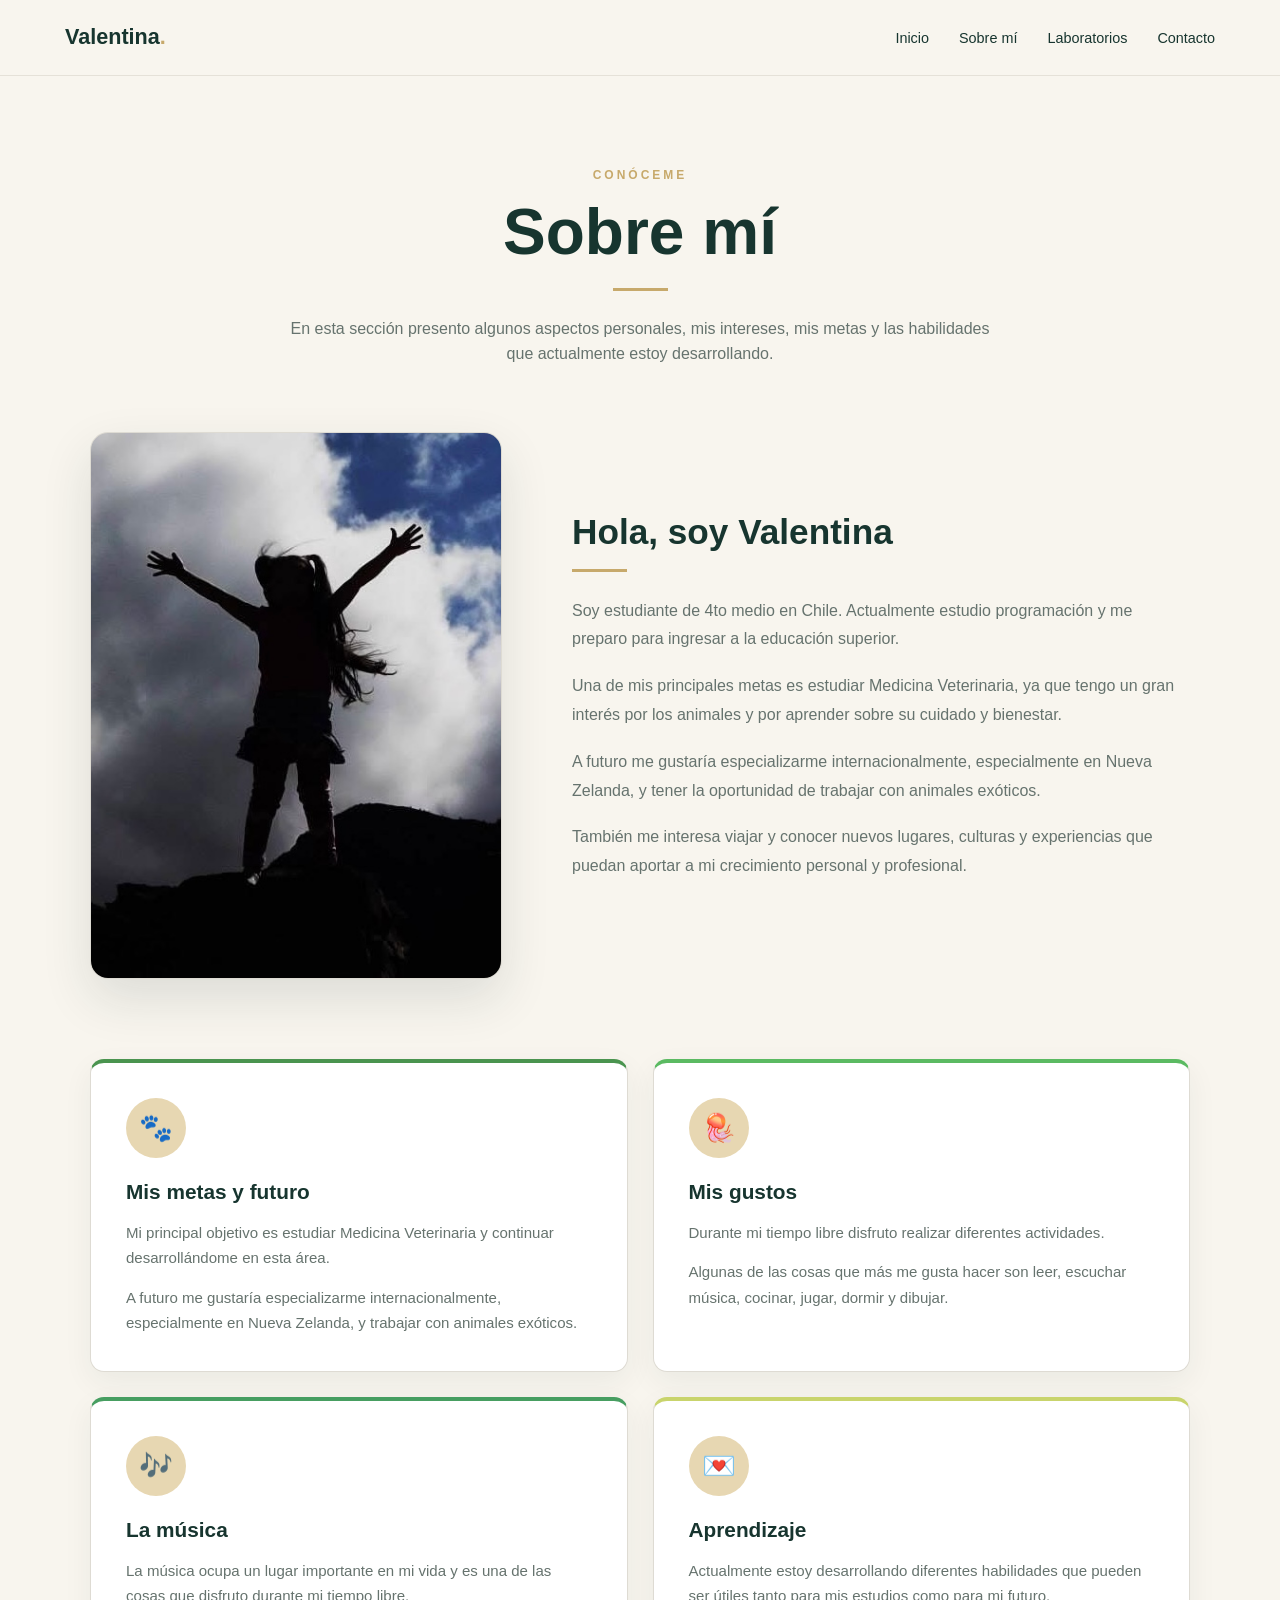
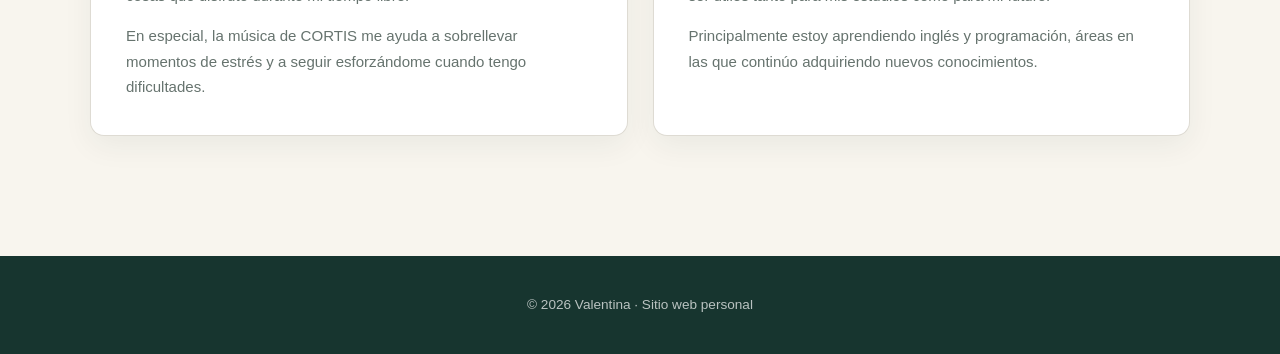
<file: sobre-mi.html>
<!DOCTYPE html>
<html lang="es">

<head>

    <!-- =====================================================
         CONFIGURACIÓN DEL DOCUMENTO
         ===================================================== -->

    <!-- Permite utilizar correctamente caracteres especiales
         como á, é, í, ó, ú y ñ. -->
    <meta charset="UTF-8">


    <!-- Permite que la página se adapte correctamente
         a celulares, tablets y computadores. -->
    <meta
        name="viewport"
        content="width=device-width, initial-scale=1.0"
    >


    <!-- Título que aparece en la pestaña del navegador. -->
    <title>
        Sobre mí | Valentina
    </title>


    <!-- Conexión con la hoja de estilos principal. -->
    <link
        rel="stylesheet"
        href="estilos.css"
    >

</head>


<body>


    <!-- =====================================================
         ENCABEZADO Y MENÚ DE NAVEGACIÓN
         =====================================================

         El encabezado se mantiene igual en todas las páginas
         del sitio para facilitar la navegación.

         Desde este menú se puede acceder a:

         - Inicio
         - Sobre mí
         - Laboratorios
         - Contacto
         ===================================================== -->

    <header>

        <nav class="navbar">


            <!-- =================================================
                 LOGO DEL SITIO
                 =================================================

                 Al hacer clic sobre el logo se regresa
                 a la página principal.
                 ================================================= -->

            <a
                href="index.html"
                class="logo"
            >

                Valentina<span>.</span>

            </a>



            <!-- =================================================
                 MENÚ PRINCIPAL
                 ================================================= -->

            <ul class="menu">


                <!-- ---------------------------------------------
                     INICIO
                     --------------------------------------------- -->

                <li>

                    <a href="index.html">
                        Inicio
                    </a>

                </li>


                <!-- ---------------------------------------------
                     SOBRE MÍ
                     ---------------------------------------------

                     Esta es la página actual.
                     --------------------------------------------- -->

                <li>

                    <a href="sobre-mi.html">
                        Sobre mí
                    </a>

                </li>


                <!-- ---------------------------------------------
                     LABORATORIOS
                     --------------------------------------------- -->

                <li>

                    <a href="laboratorios.html">
                        Laboratorios
                    </a>

                </li>


                <!-- ---------------------------------------------
                     CONTACTO
                     --------------------------------------------- -->

                <li>

                    <a href="contacto.html">
                        Contacto
                    </a>

                </li>


            </ul>

        </nav>

    </header>



    <!-- =====================================================
         CONTENIDO PRINCIPAL
         ===================================================== -->

    <main>


        <!-- =================================================
             SECCIÓN SOBRE MÍ
             =================================================

             Esta sección presenta información personal,
             intereses, metas profesionales y habilidades
             que actualmente estoy desarrollando.
             ================================================= -->

        <section class="sobre-mi">


            <!-- =============================================
                 TÍTULO DE LA SECCIÓN
                 ============================================= -->

            <div class="titulo-seccion">


                <!-- Texto pequeño sobre el título -->

                <p class="pequeno-titulo">

                    CONÓCEME

                </p>


                <!-- Título principal -->

                <h1>

                    Sobre mí

                </h1>


                <!-- Línea decorativa -->

                <div class="linea"></div>


                <!-- Introducción general -->

                <p class="texto-introduccion">

                    En esta sección presento algunos aspectos
                    personales, mis intereses, mis metas y las
                    habilidades que actualmente estoy desarrollando.

                </p>


            </div>



            <!-- =================================================
                 INFORMACIÓN PERSONAL
                 ================================================= -->

            <div class="sobre-mi-contenido">


                <!-- =============================================
                     FOTOGRAFÍA
                     =============================================

                     La fotografía debe encontrarse en:

                     img/valentina.jpg
                     ============================================= -->

                <div class="sobre-mi-foto">


                    <img
                        src="img/valentina.jpeg"
                        alt="Fotografía de Valentina"
                    >


                </div>



                <!-- =============================================
                     DESCRIPCIÓN PERSONAL
                     ============================================= -->

                <div class="sobre-mi-texto">


                    <!-- -----------------------------------------
                         PRESENTACIÓN
                         ----------------------------------------- -->

                    <h2>

                        Hola, soy Valentina

                    </h2>


                    <!-- -----------------------------------------
                         INFORMACIÓN PERSONAL
                         ----------------------------------------- -->

                    <p>

                        Soy estudiante de 4to medio en Chile.
                        Actualmente estudio programación y me
                        preparo para ingresar a la educación superior.

                    </p>


                    <p>

                        Una de mis principales metas es estudiar
                        Medicina Veterinaria, ya que tengo un gran
                        interés por los animales y por aprender sobre
                        su cuidado y bienestar.

                    </p>


                    <p>

                        A futuro me gustaría especializarme
                        internacionalmente, especialmente en Nueva
                        Zelanda, y tener la oportunidad de trabajar
                        con animales exóticos.

                    </p>


                    <p>

                        También me interesa viajar y conocer nuevos
                        lugares, culturas y experiencias que puedan
                        aportar a mi crecimiento personal y profesional.

                    </p>


                </div>


            </div>



            <!-- =================================================
                 TARJETAS DE INFORMACIÓN
                 =================================================

                 Esta sección divide diferentes aspectos de mi
                 vida e intereses en tarjetas independientes.

                 Las tarjetas permiten organizar la información
                 de una manera visual y fácil de leer.
                 ================================================= -->

            <div class="sobre-mi-tarjetas">


                <!-- =================================================
                     TARJETA 1 - METAS Y FUTURO
                     ================================================= -->

                <article class="sobre-mi-card">


                    <!-- Ícono relacionado con animales -->

                    <span class="sobre-mi-icono">

                        🐾

                    </span>


                    <!-- Título -->

                    <h3>

                        Mis metas y futuro

                    </h3>


                    <!-- Información -->

                    <p>

                        Mi principal objetivo es estudiar Medicina
                        Veterinaria y continuar desarrollándome en
                        esta área.

                    </p>

                    <p>

                        A futuro me gustaría especializarme
                        internacionalmente, especialmente en
                        Nueva Zelanda, y trabajar con animales
                        exóticos.

                    </p>


                </article>



                <!-- =================================================
                     TARJETA 2 - MIS GUSTOS
                     ================================================= -->

                <article class="sobre-mi-card">


                    <!-- Ícono relacionado con actividades
                         creativas y tiempo libre -->

                    <span class="sobre-mi-icono">

                        🪼

                    </span>


                    <!-- Título -->

                    <h3>

                        Mis gustos

                    </h3>


                    <!-- Información -->

                    <p>

                        Durante mi tiempo libre disfruto realizar
                        diferentes actividades.

                    </p>

                    <p>

                        Algunas de las cosas que más me gusta hacer
                        son leer, escuchar música, cocinar, jugar,
                        dormir y dibujar.

                    </p>


                </article>



                <!-- =================================================
                     TARJETA 3 - MÚSICA
                     ================================================= -->

                <article class="sobre-mi-card">


                    <!-- Ícono relacionado con la música -->

                    <span class="sobre-mi-icono">

                        🎶

                    </span>


                    <!-- Título -->

                    <h3>

                        La música

                    </h3>


                    <!-- Información -->

                    <p>

                        La música ocupa un lugar importante en mi
                        vida y es una de las cosas que disfruto
                        durante mi tiempo libre.

                    </p>

                    <p>

                        En especial, la música de CORTIS me ayuda
                        a sobrellevar momentos de estrés y a seguir
                        esforzándome cuando tengo dificultades.

                    </p>


                </article>



                <!-- =================================================
                     TARJETA 4 - APRENDIZAJE
                     ================================================= -->

                <article class="sobre-mi-card">


                    <!-- Ícono relacionado con tecnología -->

                    <span class="sobre-mi-icono">

                        💌

                    </span>


                    <!-- Título -->

                    <h3>

                        Aprendizaje

                    </h3>


                    <!-- Información -->

                    <p>

                        Actualmente estoy desarrollando diferentes
                        habilidades que pueden ser útiles tanto para
                        mis estudios como para mi futuro.

                    </p>

                    <p>

                        Principalmente estoy aprendiendo inglés y
                        programación, áreas en las que continúo
                        adquiriendo nuevos conocimientos.

                    </p>


                </article>


            </div>


        </section>


    </main>



    <!-- =====================================================
         PIE DE PÁGINA
         =====================================================

         Se mantiene la misma estructura utilizada en las
         demás páginas del sitio para conservar una identidad
         visual uniforme.
         ===================================================== -->

    <footer>

        <p>

            © 2026 Valentina · Sitio web personal

        </p>

    </footer>


</body>

</html>
</file>
<file: estilos.css>
/* =========================================================
   CONFIGURACIÓN GENERAL
   ========================================================= */

* {
    margin: 0;
    padding: 0;
    box-sizing: border-box;
}

html {
    scroll-behavior: smooth;
}

body {
    font-family: Arial, Helvetica, sans-serif;
    color: #26332f;
    background-color: #f8f5ee;
    line-height: 1.6;
}

img {
    max-width: 100%;
    display: block;
}

a {
    color: inherit;
    text-decoration: none;
}

button,
input,
textarea {
    font-family: inherit;
}

:root {
    --verde-oscuro: #17352f;
    --verde: #2f5d50;
    --verde-claro: #719789;

    --crema: #f8f5ee;
    --blanco: #ffffff;

    --dorado: #c7a96b;
    --dorado-claro: #e7d7b2;

    --texto: #26332f;
    --gris: #66736e;
    --borde: #dedbd3;

    --verde-suave: #edf3f0;
    --crema-oscuro: #f1eee6;
}


/* =========================================================
   ENCABEZADO Y NAVEGACIÓN
   ========================================================= */

header {
    position: sticky;
    top: 0;
    z-index: 1000;

    background-color: rgba(248, 245, 238, 0.97);

    backdrop-filter: blur(10px);

    border-bottom: 1px solid #e5e1d8;
}

.navbar {
    width: 90%;
    max-width: 1150px;
    min-height: 75px;

    margin: auto;

    display: flex;
    justify-content: space-between;
    align-items: center;
}

.logo {
    color: var(--verde-oscuro);
    font-size: 1.35rem;
    font-weight: bold;
}

.logo span {
    color: var(--dorado);
}

.menu {
    display: flex;
    align-items: center;
    gap: 30px;

    list-style: none;
}

.menu a {
    position: relative;

    color: var(--verde-oscuro);

    font-size: 0.9rem;

    transition: color 0.3s ease;
}

.menu a::after {
    content: "";

    position: absolute;

    left: 0;
    bottom: -7px;

    width: 0;
    height: 2px;

    background-color: var(--dorado);

    transition: width 0.3s ease;
}

.menu a:hover,
.menu a.activo {
    color: var(--verde);
}

.menu a:hover::after,
.menu a.activo::after {
    width: 100%;
}


/* =========================================================
   ELEMENTOS GENERALES
   ========================================================= */

.pequeno-titulo {
    margin-bottom: 12px;

    color: var(--dorado);

    font-size: 0.75rem;
    font-weight: bold;

    letter-spacing: 3px;
}

.linea {
    width: 55px;
    height: 3px;

    margin: 20px auto;

    background-color: var(--dorado);
}

.linea-izquierda {
    margin-left: 0;
}

.texto-introduccion {
    max-width: 700px;
    margin: 25px auto 0;

    color: var(--gris);
}


/* =========================================================
   BOTONES
   ========================================================= */

.botones {
    display: flex;
    gap: 15px;

    flex-wrap: wrap;

    margin-top: 30px;
}

.boton {
    display: inline-block;

    padding: 13px 25px;

    border-radius: 5px;

    font-weight: bold;

    transition:
        background-color 0.3s ease,
        color 0.3s ease,
        transform 0.3s ease;
}

.boton:hover {
    transform: translateY(-3px);
}

.boton.principal {
    background-color: var(--verde-oscuro);
    color: white;
}

.boton.principal:hover {
    background-color: var(--verde);
}

.boton.secundario {
    border: 1px solid var(--verde);
    color: var(--verde);
}

.boton.secundario:hover {
    background-color: var(--verde);
    color: white;
}


/* =========================================================
   ENCABEZADO DE PÁGINAS
   ========================================================= */

.pagina-encabezado {
    padding: 100px 20px 90px;

    background-color: var(--verde-oscuro);

    color: white;

    text-align: center;
}

.pagina-encabezado-contenido {
    max-width: 800px;
    margin: auto;
}

.pagina-encabezado .pequeno-titulo {
    color: var(--dorado-claro);
}

.pagina-encabezado h1 {
    margin-bottom: 15px;

    font-size: clamp(2.8rem, 7vw, 5rem);

    line-height: 1.05;
}

.pagina-encabezado p:last-child {
    max-width: 700px;

    margin: auto;

    color: rgba(255, 255, 255, 0.78);

    font-size: 1.05rem;
}


/* =========================================================
   INICIO
   ========================================================= */

.inicio {
    width: 90%;
    max-width: 1150px;

    min-height: calc(100vh - 75px);

    margin: auto;

    display: grid;

    grid-template-columns: 1.1fr 0.9fr;

    align-items: center;

    gap: 50px;
}

.inicio-texto {
    padding: 60px 0;
}

.inicio h1 {
    margin-bottom: 25px;

    color: var(--verde-oscuro);

    font-size: clamp(3rem, 7vw, 5.5rem);

    line-height: 1;

    letter-spacing: -3px;
}

.inicio h1 span {
    display: block;
    color: var(--verde);
}

.descripcion {
    max-width: 600px;

    margin-bottom: 25px;

    color: var(--gris);

    font-size: 1.1rem;
}


/* =========================================================
   ELEMENTO VISUAL
   ========================================================= */

.inicio-visual {
    position: relative;

    height: 500px;

    display: flex;

    justify-content: center;
    align-items: center;
}

.circulo {
    position: absolute;
    border-radius: 50%;
}

.grande {
    width: 360px;
    height: 360px;

    background-color: var(--dorado-claro);

    opacity: 0.55;
}

.pequeno {
    width: 150px;
    height: 150px;

    top: 60px;
    right: 20px;

    background-color: var(--verde-claro);

    opacity: 0.35;
}

.laboratorio-icono {
    position: relative;
    z-index: 2;

    width: 260px;
    height: 260px;

    display: flex;

    justify-content: center;
    align-items: center;

    border-radius: 50%;

    background-color: var(--verde-oscuro);

    font-size: 6rem;

    box-shadow:
        0 25px 60px rgba(23, 53, 47, 0.2);
}


/* =========================================================
   SECCIONES
   ========================================================= */

.titulo-seccion {
    margin-bottom: 60px;
    text-align: center;
}

.titulo-seccion h2 {
    color: var(--verde-oscuro);

    font-size: clamp(2rem, 5vw, 3rem);

    line-height: 1.2;
}


/* =========================================================
   RESPONSABLES
   ========================================================= */

.informacion-laboratorios {
    width: 90%;
    max-width: 1100px;

    margin: auto;

    padding: 80px 0 20px;
}

.informacion-laboratorios-grid,
.responsables-grid {
    display: grid;

    grid-template-columns: repeat(2, 1fr);

    gap: 25px;
}

.info-personal-lab,
.responsable-card {
    display: flex;

    gap: 20px;

    padding: 30px;

    background-color: var(--blanco);

    border-radius: 14px;

    border: 1px solid var(--borde);

    box-shadow:
        0 10px 30px rgba(23, 53, 47, 0.06);
}

.info-icono {
    width: 55px;
    height: 55px;

    flex-shrink: 0;

    display: flex;

    justify-content: center;
    align-items: center;

    border-radius: 50%;

    background-color: var(--dorado-claro);

    font-size: 1.5rem;
}

.etiqueta-info {
    margin-bottom: 4px;

    color: var(--dorado);

    font-size: 0.7rem;
    font-weight: bold;

    letter-spacing: 2px;
}

.info-personal-lab h2,
.responsable-card h2 {
    margin-bottom: 8px;

    color: var(--verde-oscuro);

    font-size: 1.4rem;
}

.info-personal-lab p:last-child,
.responsable-card p:last-child {
    color: var(--gris);

    font-size: 0.92rem;
}


/* =========================================================
   LISTA DE LABORATORIOS
   ========================================================= */

.laboratorios {
    width: 90%;
    max-width: 1100px;

    margin: auto;

    padding: 100px 0;
}

.laboratorios-grid {
    display: grid;

    grid-template-columns: repeat(2, 1fr);

    gap: 30px;
}

.laboratorio-card {
    overflow: hidden;

    background-color: var(--blanco);

    border-radius: 16px;

    box-shadow:
        0 12px 30px rgba(23, 53, 47, 0.08);

    border-top: 5px solid var(--verde);

    transition:
        transform 0.3s ease,
        box-shadow 0.3s ease;
}

.laboratorio-card:hover {
    transform: translateY(-7px);

    box-shadow:
        0 18px 40px rgba(23, 53, 47, 0.14);
}

.laboratorio-1 {
    border-top-color: #4a944f;
}

.laboratorio-2 {
    border-top-color: #5bba62;
}

.laboratorio-3 {
    border-top-color: #479e61;
}

.laboratorio-4 {
    border-top-color: #c9d46c;
}

.laboratorio-5 {
    border-top-color: #b1d46c;
}

.laboratorio-imagen {
    width: 100%;
    height: 250px;

    overflow: hidden;

    background-color: #e8e5dd;
}

.laboratorio-imagen img {
    width: 100%;
    height: 100%;

    object-fit: cover;

    transition: transform 0.5s ease;
}

.laboratorio-card:hover .laboratorio-imagen img {
    transform: scale(1.05);
}

.laboratorio-card-contenido {
    padding: 30px;
}

.numero-laboratorio {
    margin-bottom: 5px;

    color: var(--verde);

    font-size: 0.75rem;
    font-weight: bold;

    letter-spacing: 2px;
}

.laboratorio-card h3 {
    margin-bottom: 12px;

    color: var(--verde-oscuro);

    font-size: 1.35rem;
}

.laboratorio-card-contenido > p:not(.numero-laboratorio) {
    margin-bottom: 22px;

    color: var(--gris);

    font-size: 0.95rem;
}

.boton-card {
    display: inline-block;

    color: var(--verde);

    font-weight: bold;

    transition:
        color 0.3s ease,
        transform 0.3s ease;
}

.boton-card:hover {
    color: var(--dorado);

    transform: translateX(4px);
}


/* =========================================================
   INFORMACIÓN GENERAL
   ========================================================= */

.informacion {
    width: 90%;
    max-width: 1100px;

    margin: 0 auto;

    padding-bottom: 110px;
}

.informacion-contenido {
    display: grid;

    grid-template-columns: 0.8fr 1.2fr;

    gap: 70px;

    padding: 60px;

    background-color: var(--verde-oscuro);

    color: white;

    border-radius: 12px;
}

.informacion h2 {
    font-size: 2rem;
    line-height: 1.2;
}

.informacion-contenido > div:last-child {
    color: rgba(255, 255, 255, 0.8);
}

.informacion-contenido p {
    margin-bottom: 18px;
}


/* =========================================================
   LABORATORIOS INDIVIDUALES
   COMPATIBLE CON LAB01 - LAB05
   ========================================================= */

.detalle-laboratorio,
.lab-detalle-hero {
    width: 90%;
    max-width: 1150px;

    margin: auto;
}

.detalle-laboratorio {
    padding: 90px 0;
}

.detalle-contenido,
.lab-detalle-hero {
    display: grid;

    grid-template-columns: 1fr 1fr;

    align-items: center;

    gap: 60px;
}


/* =========================================================
   HERO - ESTRUCTURA NUEVA
   ========================================================= */

.detalle-texto h1,
.lab-detalle-hero-contenido h1 {
    margin-bottom: 25px;

    color: var(--verde-oscuro);

    font-size: clamp(2.8rem, 6vw, 5rem);

    line-height: 1.05;

    letter-spacing: -2px;
}

.detalle-texto h1 span,
.lab-detalle-hero-contenido h1 span {
    display: block;

    color: var(--verde);
}

.detalle-texto .descripcion,
.lab-detalle-hero-contenido > p:not(.pequeno-titulo) {
    max-width: 600px;

    margin-bottom: 20px;

    color: var(--gris);

    font-size: 1.05rem;
}


/* =========================================================
   IMÁGENES DE LOS LABORATORIOS
   ========================================================= */

.detalle-imagen,
.lab-detalle-hero-imagen {
    width: 100%;

    min-height: 420px;

    overflow: hidden;

    border-radius: 18px;

    background-color: #e7e3d9;

    box-shadow:
        0 20px 50px rgba(23, 53, 47, 0.13);
}

.detalle-imagen img,
.lab-detalle-hero-imagen img {
    width: 100%;
    height: 100%;

    min-height: 420px;

    object-fit: cover;

    transition: transform 0.5s ease;
}

.detalle-imagen:hover img,
.lab-detalle-hero-imagen:hover img {
    transform: scale(1.02);
}


/* =========================================================
   CARACTERÍSTICAS
   ========================================================= */

.informacion-laboratorio {
    width: 90%;
    max-width: 1000px;

    margin: 0 auto;

    padding: 90px 0;
}

.informacion-laboratorio .titulo-seccion {
    margin-bottom: 45px;
}

.informacion-laboratorio .titulo-seccion h2 {
    color: var(--verde-oscuro);

    font-size: clamp(2rem, 5vw, 3rem);

    line-height: 1.2;
}

.informacion-laboratorio .linea {
    width: 55px;
    height: 3px;

    margin: 20px auto;

    background-color: var(--dorado);
}


/* =========================================================
   GRID DE CARACTERÍSTICAS
   ========================================================= */

.caracteristicas-grid {
    width: 100%;

    display: flex;

    flex-direction: column;

    gap: 20px;
}


/* =========================================================
   TARJETAS DE CARACTERÍSTICAS
   ========================================================= */

.caracteristica-card {
    width: 100%;

    display: grid;

    grid-template-columns: 75px minmax(0, 1fr);

    grid-template-areas:
        "icono titulo"
        "icono texto";

    column-gap: 25px;

    align-items: center;

    padding: 30px 35px;

    background-color: var(--blanco);

    border: 1px solid var(--borde);

    border-left: 5px solid var(--verde);

    border-radius: 14px;

    box-shadow:
        0 8px 25px rgba(23, 53, 47, 0.06);

    transition:
        transform 0.3s ease,
        box-shadow 0.3s ease,
        border-color 0.3s ease;
}

.caracteristica-card:hover {
    transform: translateY(-4px);

    box-shadow:
        0 14px 32px rgba(23, 53, 47, 0.11);
}


/* =========================================================
   ICONOS
   ========================================================= */

.caracteristica-icono {
    grid-area: icono;

    width: 65px;
    height: 65px;

    display: flex;

    justify-content: center;
    align-items: center;

    border-radius: 50%;

    background-color: var(--dorado-claro);

    color: var(--verde-oscuro);

    font-size: 1.7rem;
}


/* =========================================================
   TÍTULOS Y TEXTO
   ========================================================= */

.caracteristica-card h3 {
    grid-area: titulo;

    margin-bottom: 5px;

    color: var(--verde-oscuro);

    font-size: 1.25rem;

    line-height: 1.3;
}

.caracteristica-card p {
    grid-area: texto;

    margin: 0;

    color: var(--gris);

    font-size: 0.95rem;

    line-height: 1.7;
}


/* =========================================================
   COLORES POR LABORATORIO
   Funciona aunque .laboratorio-X esté en el contenedor
   ========================================================= */

.laboratorio-1 .caracteristica-card {
    border-left-color: #4a944f;
}

.laboratorio-2 .caracteristica-card {
    border-left-color: #5bba62;
}

.laboratorio-3 .caracteristica-card {
    border-left-color: #479e61;
}

.laboratorio-4 .caracteristica-card {
    border-left-color: #c9d46c;
}

.laboratorio-5 .caracteristica-card {
    border-left-color: #b1d46c;
}


/* =========================================================
   ESTRUCTURA ANTIGUA DE LABORATORIO
   ========================================================= */

.lab-detalle {
    width: 90%;
    max-width: 1100px;

    margin: auto;

    padding: 80px 0;
}

.lab-detalle-grid {
    display: grid;

    grid-template-columns: 1.3fr 0.7fr;

    gap: 70px;
}

.lab-descripcion h2,
.datos-laboratorio h2 {
    color: var(--verde-oscuro);

    font-size: 2rem;

    line-height: 1.2;
}

.lab-descripcion p:not(.pequeno-titulo) {
    margin-bottom: 20px;

    color: var(--gris);
}

.datos-laboratorio {
    padding: 35px;

    background-color: white;

    border-radius: 14px;

    box-shadow:
        0 12px 30px rgba(23, 53, 47, 0.08);
}

.dato {
    padding: 18px 0;

    display: flex;

    justify-content: space-between;

    gap: 20px;

    border-bottom: 1px solid var(--borde);
}

.dato:last-child {
    border-bottom: none;
}

.dato span {
    color: var(--gris);

    font-size: 0.9rem;
}

.dato strong {
    color: var(--verde-oscuro);

    text-align: right;
}


/* =========================================================
   HORARIOS
   COMPATIBLE CON ESTRUCTURAS NUEVAS Y ANTIGUAS
   ========================================================= */

.horarios,
.horario-laboratorio {
    width: 90%;
    max-width: 1100px;

    margin: auto;

    padding: 50px 0 100px;
}


/* Contenedor de tabla */

.tabla-contenedor {
    width: 100%;

    overflow-x: auto;

    -webkit-overflow-scrolling: touch;
}


/* Todas las tablas de horarios */

.tabla-contenedor table,
.tabla-horarios {
    width: 100%;

    min-width: 700px;

    border-collapse: collapse;

    border-spacing: 0;
}


/* Encabezados */

.tabla-contenedor th,
.tabla-horarios th {
    padding: 17px 15px;

    background-color: var(--verde-oscuro);

    color: white;

    font-size: 0.85rem;

    font-weight: bold;

    text-align: left;
}


/* Celdas */

.tabla-contenedor td,
.tabla-horarios td {
    padding: 15px;

    border-bottom: 1px solid #ebe8e1;

    color: var(--texto);

    font-size: 0.9rem;

    vertical-align: middle;
}


/* Primera columna */

.tabla-contenedor td:first-child,
.tabla-contenedor th:first-child,
.tabla-horarios td:first-child,
.tabla-horarios th:first-child {
    white-space: nowrap;
}


/* Hover */

.tabla-contenedor tbody tr:hover,
.tabla-horarios tbody tr:hover {
    background-color: #f8f7f2;
}


/* Última fila */

.tabla-contenedor tbody tr:last-child td,
.tabla-horarios tbody tr:last-child td {
    border-bottom: none;
}


/* =========================================================
   RECREOS
   ========================================================= */

/*
   Se aplican a cualquier fila que tenga:
   .fila-recreo
   .recreo
   .bloque-recreo
*/

.tabla-contenedor tbody tr.fila-recreo,
.tabla-contenedor tbody tr.recreo,
.tabla-contenedor tbody tr.bloque-recreo,
.tabla-horarios tbody tr.fila-recreo,
.tabla-horarios tbody tr.recreo,
.tabla-horarios tbody tr.bloque-recreo {
    background-color: var(--crema-oscuro);
}

.tabla-contenedor tbody tr.fila-recreo td,
.tabla-contenedor tbody tr.recreo td,
.tabla-contenedor tbody tr.bloque-recreo td,
.tabla-horarios tbody tr.fila-recreo td,
.tabla-horarios tbody tr.recreo td,
.tabla-horarios tbody tr.bloque-recreo td {
    color: #77736b;

    font-style: italic;
}


/* =========================================================
   BLOQUES ESPECIALES
   ========================================================= */

.bloque-especial,
.fila-especial {
    background-color: var(--verde-suave);
}

.bloque-especial td,
.fila-especial td {
    color: var(--verde-oscuro);

    font-weight: 600;
}


/* =========================================================
   NAVEGACIÓN ENTRE LABORATORIOS
   ========================================================= */

.navegacion-labs {
    width: 90%;
    max-width: 1100px;

    margin: auto;

    padding: 0 0 100px;

    display: flex;

    justify-content: center;
    align-items: center;

    gap: 15px;

    flex-wrap: wrap;
}


/* =========================================================
   NOTA
   ========================================================= */

.nota-laboratorio {
    width: 90%;
    max-width: 1100px;

    margin: auto;

    padding: 0 0 80px;
}

.nota-contenido {
    display: flex;

    align-items: flex-start;

    gap: 20px;

    padding: 30px;

    background-color: var(--verde-suave);

    border-left: 4px solid var(--verde);

    border-radius: 10px;
}

.nota-icono {
    width: 45px;
    height: 45px;

    flex-shrink: 0;

    display: flex;

    justify-content: center;
    align-items: center;

    border-radius: 50%;

    background-color: var(--blanco);

    font-size: 1.3rem;
}

.nota-contenido h3 {
    margin-bottom: 8px;

    color: var(--verde-oscuro);

    font-size: 1.1rem;
}

.nota-contenido p {
    color: var(--gris);

    font-size: 0.92rem;
}


/* =========================================================
   BOTÓN FINAL
   ========================================================= */

.volver-laboratorios {
    width: 90%;
    max-width: 1100px;

    margin: auto;

    padding: 20px 0 110px;

    display: flex;

    justify-content: center;
}


/* =========================================================
   GALERÍA
   ========================================================= */

.lab-galeria {
    width: 90%;
    max-width: 1100px;

    margin: auto;

    padding: 30px 0 100px;
}

.foto-laboratorio-grande {
    max-height: 650px;

    overflow: hidden;

    border-radius: 16px;

    background-color: #e7e3d9;

    box-shadow:
        0 15px 40px rgba(23, 53, 47, 0.1);
}

.foto-laboratorio-grande img {
    width: 100%;

    max-height: 650px;

    object-fit: cover;
}


/* =========================================================
   CONTACTO
   ========================================================= */

.contacto {
    width: 90%;
    max-width: 1100px;

    margin: auto;

    padding: 100px 0 130px;
}

.formulario {
    max-width: 700px;

    margin: auto;

    padding: 45px;

    background-color: white;

    border-radius: 10px;

    box-shadow:
        0 15px 40px rgba(23, 53, 47, 0.1);
}

.formulario label {
    display: block;

    margin-bottom: 8px;

    color: var(--verde-oscuro);

    font-weight: bold;
}

.formulario input,
.formulario textarea {
    width: 100%;

    margin-bottom: 25px;

    padding: 14px 16px;

    border: 1px solid var(--borde);

    border-radius: 5px;

    outline: none;

    background-color: #fcfbf8;

    color: var(--texto);

    font-size: 1rem;
}

.formulario input:focus,
.formulario textarea:focus {
    border-color: var(--verde);

    box-shadow:
        0 0 0 3px rgba(47, 93, 80, 0.1);
}

.formulario textarea {
    resize: vertical;
}

.formulario button {
    width: 100%;

    padding: 14px;

    border: none;

    border-radius: 5px;

    background-color: var(--verde-oscuro);

    color: white;

    font-size: 1rem;

    font-weight: bold;

    cursor: pointer;
}

.formulario button:hover {
    background-color: var(--verde);

    transform: translateY(-2px);
}


/* =========================================================
   REPRODUCTOR
   ========================================================= */

.reproductor {
    max-width: 550px;

    margin-top: 45px;

    padding: 25px;

    background-color: rgba(255, 255, 255, 0.75);

    border: 1px solid var(--borde);

    border-radius: 12px;

    box-shadow:
        0 15px 35px rgba(23, 53, 47, 0.08);

    text-align: left;
}

.portada-musica {
    width: 120px;
    height: 120px;

    margin: 0 auto 20px;

    overflow: hidden;

    border-radius: 50%;

    border: 4px solid var(--blanco);

    box-shadow:
        0 10px 25px rgba(23, 53, 47, 0.18);

    animation:
        girar-portada 20s linear infinite;
}

.portada-musica img {
    width: 100%;
    height: 100%;

    object-fit: cover;
}

.reproductor-info {
    margin-bottom: 18px;
}

.now-playing {
    display: block;

    margin-bottom: 6px;

    color: var(--dorado);

    font-size: 0.7rem;

    font-weight: bold;

    letter-spacing: 2px;
}

.reproductor-info h3 {
    margin-bottom: 3px;

    color: var(--verde-oscuro);

    font-size: 1.1rem;
}

.reproductor-info p {
    color: var(--gris);

    font-size: 0.85rem;

    font-style: italic;
}

.reproductor-controles audio {
    width: 100%;
    height: 40px;
}

.barra-musica {
    width: 100%;
    height: 5px;

    margin-top: 15px;

    overflow: hidden;

    border-radius: 10px;

    background-color: #e4e1d8;
}

.progreso-musica {
    width: 0%;
    height: 100%;

    background-color: var(--dorado);

    border-radius: 10px;

    animation:
        avanzar-musica 157s linear infinite;
}


/* =========================================================
   PIE DE PÁGINA
   ========================================================= */

footer {
    padding: 35px 20px;

    text-align: center;

    background-color: var(--verde-oscuro);

    color: rgba(255, 255, 255, 0.7);

    font-size: 0.85rem;
}

footer p {
    margin: 3px 0;
}


/* =========================================================
   ANIMACIONES
   ========================================================= */

@keyframes avanzar-musica {
    from {
        width: 0%;
    }

    to {
        width: 100%;
    }
}

@keyframes girar-portada {
    from {
        transform: rotate(0deg);
    }

    to {
        transform: rotate(360deg);
    }
}


/* =========================================================
   TABLETS
   ========================================================= */

@media (max-width: 900px) {

    .inicio {
        grid-template-columns: 1fr;

        text-align: center;

        padding: 70px 0;
    }

    .descripcion {
        margin-left: auto;
        margin-right: auto;
    }

    .botones {
        justify-content: center;
    }

    .inicio-visual {
        height: 350px;
    }

    .laboratorios-grid {
        grid-template-columns: 1fr;
    }

    .informacion-contenido {
        grid-template-columns: 1fr;

        gap: 40px;
    }

    .informacion-laboratorios-grid,
    .responsables-grid {
        grid-template-columns: 1fr;
    }

    .detalle-contenido,
    .lab-detalle-hero {
        grid-template-columns: 1fr;

        gap: 45px;
    }

    .detalle-texto,
    .lab-detalle-hero-contenido {
        text-align: center;
    }

    .detalle-texto .descripcion,
    .lab-detalle-hero-contenido > p:not(.pequeno-titulo) {
        margin-left: auto;
        margin-right: auto;
    }

    .detalle-texto .botones,
    .lab-detalle-hero-contenido .botones {
        justify-content: center;
    }

    .lab-detalle-grid {
        grid-template-columns: 1fr;
    }
}


/* =========================================================
   CELULARES
   ========================================================= */

@media (max-width: 600px) {

    .navbar {
        min-height: 100px;

        flex-direction: column;

        justify-content: center;

        gap: 10px;
    }

    .menu {
        gap: 15px;

        flex-wrap: wrap;

        justify-content: center;
    }

    .menu a {
        font-size: 0.78rem;
    }

    .inicio {
        min-height: auto;

        padding: 70px 0;
    }

    .inicio h1 {
        font-size: 3rem;

        letter-spacing: -1px;
    }

    .descripcion {
        font-size: 1rem;
    }

    .botones {
        flex-direction: column;
    }

    .boton {
        width: 100%;

        text-align: center;
    }

    .inicio-visual {
        height: 280px;
    }

    .grande {
        width: 240px;
        height: 240px;
    }

    .laboratorio-icono {
        width: 180px;
        height: 180px;

        font-size: 4rem;
    }

    .pequeno {
        width: 100px;
        height: 100px;
    }

    .pagina-encabezado {
        padding: 75px 20px;
    }

    .pagina-encabezado h1 {
        font-size: 3rem;
    }

    .laboratorios,
    .contacto {
        padding: 80px 0;
    }

    .info-personal-lab,
    .responsable-card {
        flex-direction: column;
    }

    .laboratorio-imagen {
        height: 210px;
    }

    .laboratorio-card-contenido {
        padding: 25px;
    }

    .informacion {
        padding-bottom: 80px;
    }

    .informacion-contenido {
        padding: 35px 25px;
    }


    /* =====================================================
       LABORATORIO INDIVIDUAL
       ===================================================== */

    .detalle-laboratorio,
    .lab-detalle-hero {
        width: 90%;

        padding: 60px 0;
    }

    .detalle-texto h1,
    .lab-detalle-hero-contenido h1 {
        font-size: 3rem;
    }

    .detalle-imagen,
    .lab-detalle-hero-imagen {
        min-height: 300px;
    }

    .detalle-imagen img,
    .lab-detalle-hero-imagen img {
        min-height: 300px;
    }


    /* =====================================================
       CARACTERÍSTICAS
       ===================================================== */

    .informacion-laboratorio {
        padding: 60px 0 80px;
    }

    .caracteristica-card {
        grid-template-columns: 60px minmax(0, 1fr);

        column-gap: 20px;

        padding: 25px;
    }

    .caracteristica-icono {
        width: 55px;
        height: 55px;

        font-size: 1.4rem;
    }


    /* =====================================================
       HORARIOS
       ===================================================== */

    .horarios,
    .horario-laboratorio {
        width: 90%;

        padding-bottom: 70px;
    }

    .tabla-contenedor {
        width: 100%;

        overflow-x: auto;

        -webkit-overflow-scrolling: touch;
    }

    .tabla-contenedor table,
    .tabla-horarios {
        min-width: 700px;
    }


    /* =====================================================
       NOTA
       ===================================================== */

    .nota-laboratorio {
        padding-bottom: 60px;
    }

    .nota-contenido {
        padding: 25px;

        gap: 15px;
    }


    /* =====================================================
       VOLVER
       ===================================================== */

    .volver-laboratorios {
        padding-bottom: 80px;
    }


    /* =====================================================
       GALERÍA
       ===================================================== */

    .lab-galeria {
        padding-bottom: 70px;
    }


    /* =====================================================
       FORMULARIO
       ===================================================== */

    .formulario {
        padding: 30px 20px;
    }


    /* =====================================================
       REPRODUCTOR
       ===================================================== */

    .reproductor {
        width: 100%;

        padding: 20px;
    }

    .reproductor-info h3 {
        font-size: 1rem;
    }

    .reproductor-info p {
        font-size: 0.8rem;
    }
}


/* =========================================================
   CELULARES MUY PEQUEÑOS
   ========================================================= */

@media (max-width: 400px) {

    .menu {
        gap: 10px;
    }

    .inicio h1 {
        font-size: 2.5rem;
    }

    .titulo-seccion h2 {
        font-size: 2rem;
    }

    .pagina-encabezado h1 {
        font-size: 2.5rem;
    }

    .detalle-texto h1,
    .lab-detalle-hero-contenido h1 {
        font-size: 2.5rem;
    }

    .nota-contenido {
        flex-direction: column;
    }
}

/* =========================================================
   PÁGINA SOBRE MÍ
   ========================================================= */

.sobre-mi {
    width: 90%;
    max-width: 1100px;

    margin: auto;

    padding: 90px 0 120px;
}


/* =========================================================
   TÍTULO
   ========================================================= */

.sobre-mi .titulo-seccion {
    margin-bottom: 65px;

    text-align: center;
}

.sobre-mi .titulo-seccion h1 {
    color: var(--verde-oscuro);

    font-size: clamp(2.5rem, 6vw, 4rem);

    line-height: 1.1;
}

.sobre-mi .texto-introduccion {
    max-width: 700px;

    margin: 25px auto 0;

    color: var(--gris);

    font-size: 1rem;
}


/* =========================================================
   INFORMACIÓN PERSONAL
   ========================================================= */

.sobre-mi-contenido {
    display: grid;

    grid-template-columns: 0.8fr 1.2fr;

    align-items: center;

    gap: 70px;

    margin-bottom: 80px;
}


/* =========================================================
   FOTOGRAFÍA
   ========================================================= */

.sobre-mi-foto {
    width: 100%;

    min-height: 480px;

    overflow: hidden;

    border-radius: 18px;

    background-color: #e7e3d9;

    border: 1px solid var(--borde);

    box-shadow:
        0 20px 50px rgba(23, 53, 47, 0.12);
}

.sobre-mi-foto img {
    width: 100%;
    height: 100%;

    min-height: 480px;

    object-fit: cover;

    transition: transform 0.5s ease;
}

.sobre-mi-foto:hover img {
    transform: scale(1.03);
}


/* =========================================================
   TEXTO PERSONAL
   ========================================================= */

.sobre-mi-texto {
    padding: 10px 0;
}

.sobre-mi-texto h2 {
    margin-bottom: 25px;

    color: var(--verde-oscuro);

    font-size: 2.2rem;

    line-height: 1.2;
}

.sobre-mi-texto h2::after {
    content: "";

    display: block;

    width: 55px;
    height: 3px;

    margin-top: 15px;

    background-color: var(--dorado);
}

.sobre-mi-texto p {
    margin-bottom: 18px;

    color: var(--gris);

    font-size: 1rem;

    line-height: 1.8;
}


/* =========================================================
   TARJETAS
   ========================================================= */

.sobre-mi-tarjetas {
    display: grid;

    grid-template-columns: repeat(2, 1fr);

    gap: 25px;
}

.sobre-mi-card {
    position: relative;

    padding: 35px;

    background-color: var(--blanco);

    border: 1px solid var(--borde);

    border-radius: 14px;

    border-top: 4px solid var(--verde);

    box-shadow:
        0 10px 30px rgba(23, 53, 47, 0.06);

    transition:
        transform 0.3s ease,
        box-shadow 0.3s ease;
}

.sobre-mi-card:hover {
    transform: translateY(-6px);

    box-shadow:
        0 16px 35px rgba(23, 53, 47, 0.11);
}


/* =========================================================
   COLORES DE LAS TARJETAS
   ========================================================= */

.sobre-mi-card:nth-child(1) {
    border-top-color: #4a944f;
}

.sobre-mi-card:nth-child(2) {
    border-top-color: #5bba62;
}

.sobre-mi-card:nth-child(3) {
    border-top-color: #479e61;
}

.sobre-mi-card:nth-child(4) {
    border-top-color: #c9d46c;
}


/* =========================================================
   ICONOS
   ========================================================= */

.sobre-mi-icono {
    width: 60px;
    height: 60px;

    margin-bottom: 20px;

    display: flex;

    justify-content: center;
    align-items: center;

    border-radius: 50%;

    background-color: var(--dorado-claro);

    font-size: 1.7rem;
}


/* =========================================================
   TÍTULOS DE LAS TARJETAS
   ========================================================= */

.sobre-mi-card h3 {
    margin-bottom: 15px;

    color: var(--verde-oscuro);

    font-size: 1.3rem;

    line-height: 1.3;
}


/* =========================================================
   TEXTO DE LAS TARJETAS
   ========================================================= */

.sobre-mi-card p {
    margin-bottom: 14px;

    color: var(--gris);

    font-size: 0.94rem;

    line-height: 1.7;
}

.sobre-mi-card p:last-child {
    margin-bottom: 0;
}


/* =========================================================
   TABLET
   ========================================================= */

@media (max-width: 900px) {

    .sobre-mi-contenido {
        grid-template-columns: 1fr;

        gap: 45px;
    }

    .sobre-mi-foto {
        max-width: 600px;

        min-height: 500px;

        margin: auto;
    }

    .sobre-mi-foto img {
        min-height: 500px;
    }

    .sobre-mi-texto {
        text-align: center;
    }

    .sobre-mi-texto h2::after {
        margin-left: auto;
        margin-right: auto;
    }
}


/* =========================================================
   CELULARES
   ========================================================= */

@media (max-width: 600px) {

    .sobre-mi {
        width: 90%;

        padding: 70px 0 90px;
    }

    .sobre-mi .titulo-seccion {
        margin-bottom: 45px;
    }

    .sobre-mi .titulo-seccion h1 {
        font-size: 3rem;
    }

    .sobre-mi-contenido {
        gap: 35px;

        margin-bottom: 60px;
    }

    .sobre-mi-foto {
        min-height: 380px;

        border-radius: 14px;
    }

    .sobre-mi-foto img {
        min-height: 380px;
    }

    .sobre-mi-texto h2 {
        font-size: 1.8rem;
    }

    .sobre-mi-texto p {
        font-size: 0.95rem;
    }

    .sobre-mi-tarjetas {
        grid-template-columns: 1fr;

        gap: 20px;
    }

    .sobre-mi-card {
        padding: 28px 25px;
    }
}


/* =========================================================
   CELULARES MUY PEQUEÑOS
   ========================================================= */

@media (max-width: 400px) {

    .sobre-mi .titulo-seccion h1 {
        font-size: 2.5rem;
    }

    .sobre-mi-foto {
        min-height: 320px;
    }

    .sobre-mi-foto img {
        min-height: 320px;
    }

    .sobre-mi-card {
        padding: 25px 20px;
    }
}

/* =========================================================
   AJUSTE DE LAS TARJETAS DE LA PÁGINA PRINCIPAL
   ========================================================= */

/* 
   Organiza las tarjetas en dos columnas.
   También agrega espacio entre cada tarjeta.
*/
.laboratorios-grid {
    display: grid;
    grid-template-columns: repeat(2, 1fr);
    gap: 30px;
    align-items: stretch;
}


/*
   Define el espacio interno y la altura mínima
   de cada tarjeta.
   
   Flex permite ordenar el contenido de la tarjeta
   de forma vertical.
*/
.laboratorio-card {
    padding: 30px;
    min-height: 210px;

    display: flex;
    flex-direction: column;

    /* Distribuye el contenido de forma ordenada */
    justify-content: space-between;
}


/*
   Agrega espacio entre el número de sección
   y el título de la tarjeta.
*/
.laboratorio-card h3 {
    margin-top: 5px;
    margin-bottom: 12px;
}


/*
   Da espacio debajo de la descripción
   y mejora la separación entre las líneas.
*/
.laboratorio-card > p:not(.numero-laboratorio) {
    margin-bottom: 20px;
    line-height: 1.6;
}


/*
   Mantiene el botón alineado al comienzo
   de la tarjeta.
*/
.laboratorio-card .boton {
    align-self: flex-start;
}


/* =========================================================
   TARJETA DE CONTACTO
   ========================================================= */

/*
   La tercera tarjeta ocupa una posición centrada
   debajo de las dos primeras tarjetas.
*/
.laboratorio-3 {
    grid-column: 1 / -1;

    /* Mantiene el mismo ancho aproximado
       que las tarjetas superiores */
    width: calc(50% - 15px);

    /* Centra la tarjeta horizontalmente */
    justify-self: center;
}


/* =========================================================
   ESPACIADO GENERAL DE LA SECCIÓN
   ========================================================= */

/*
   Reduce un poco el espacio superior e inferior
   de la sección de tarjetas.
*/
.laboratorios {
    padding-top: 70px;
    padding-bottom: 90px;
}


/*
   Controla la separación entre el título
   y las tarjetas.
*/
.titulo-seccion {
    margin-bottom: 50px;
}


/*
   Agrega separación debajo del título
   principal de la sección.
*/
.titulo-seccion h2 {
    margin-bottom: 15px;
}


/*
   Agrega espacio entre el texto introductorio
   y los elementos que lo rodean.
*/
.texto-introduccion {
    margin-top: 20px;
}


/* =========================================================
   ADAPTACIÓN PARA CELULARES
   ========================================================= */

/*
   Cuando la pantalla es menor a 700px,
   las tarjetas pasan a ocupar una sola columna.
*/
@media (max-width: 700px) {

    /*
       Cambia el diseño a una sola columna
       para que las tarjetas no queden apretadas.
    */
    .laboratorios-grid {
        grid-template-columns: 1fr;
        gap: 20px;
    }


    /*
       La tarjeta de contacto deja de ocupar
       toda una fila y vuelve a su tamaño normal.
    */
    .laboratorio-3 {
        grid-column: auto;
        width: 100%;
    }


    /*
       En celulares las tarjetas ya no necesitan
       una altura mínima fija.
    */
    .laboratorio-card {
        min-height: auto;
    }

}

/* =========================================================
   AJUSTE DE LAS TARJETAS DE INFORMACIÓN DE LOS LABORATORIOS
   ========================================================= */

/*
   Organiza las características de los laboratorios
   en dos columnas para aprovechar mejor el espacio.
*/
.caracteristicas-grid {
    display: grid;
    grid-template-columns: repeat(2, 1fr);
    gap: 25px;
}


/*
   Diseño general de cada tarjeta.
   Se elimina la distribución horizontal anterior
   y se organiza el contenido de forma vertical.
*/
.caracteristica-card {
    width: 100%;

    display: flex;
    flex-direction: column;

    padding: 28px 30px;

    background-color: var(--blanco);

    border: 1px solid var(--borde);
    border-left: 5px solid var(--verde);

    border-radius: 14px;

    box-shadow:
        0 8px 25px rgba(23, 53, 47, 0.06);

    transition:
        transform 0.3s ease,
        box-shadow 0.3s ease;
}


/*
   Efecto al pasar el mouse sobre una tarjeta.
*/
.caracteristica-card:hover {
    transform: translateY(-4px);

    box-shadow:
        0 14px 32px rgba(23, 53, 47, 0.11);
}


/*
   Etiqueta superior de la tarjeta.
   Ejemplo: SISTEMA OPERATIVO, RENDIMIENTO,
   USO ACADÉMICO o UBICACIÓN.
*/
.caracteristica-card .etiqueta-info {
    margin-bottom: 10px;

    color: var(--verde);

    font-size: 0.72rem;
    font-weight: bold;

    letter-spacing: 2px;
}


/*
   Título principal de la característica.
   Ejemplo: Ubuntu, Actividades informáticas,
   Segundo piso, etc.
*/
.caracteristica-card h3 {
    margin: 0 0 12px 0;

    color: var(--verde-oscuro);

    font-size: 1.3rem;

    line-height: 1.3;
}


/*
   Descripción de cada característica.
*/
.caracteristica-card p {
    margin: 0;

    color: var(--gris);

    font-size: 0.95rem;

    line-height: 1.6;
}


/* =========================================================
   TARJETAS DE RESPONSABLES
   ========================================================= */

/*
   Organiza los responsables en dos columnas.
*/
.responsables-grid {
    display: grid;

    grid-template-columns: repeat(2, 1fr);

    gap: 25px;
}


/*
   Diseño de las tarjetas de los responsables.
*/
.responsable-card {
    display: flex;
    flex-direction: column;

    gap: 8px;

    padding: 28px 30px;

    background-color: var(--blanco);

    border: 1px solid var(--borde);

    border-radius: 14px;

    box-shadow:
        0 8px 25px rgba(23, 53, 47, 0.06);

    transition:
        transform 0.3s ease,
        box-shadow 0.3s ease;
}


/*
   Efecto al pasar el mouse sobre la tarjeta.
*/
.responsable-card:hover {
    transform: translateY(-4px);

    box-shadow:
        0 14px 32px rgba(23, 53, 47, 0.11);
}


/*
   Etiqueta que indica el cargo.
   Ejemplo: PROFESOR A CARGO o TÉCNICO.
*/
.responsable-card .etiqueta-info {
    margin-bottom: 5px;

    color: var(--verde);

    font-size: 0.72rem;
    font-weight: bold;

    letter-spacing: 2px;
}


/*
   Nombre de la persona responsable.
*/
.responsable-card h2 {
    margin: 0 0 8px 0;

    color: var(--verde-oscuro);

    font-size: 1.35rem;

    line-height: 1.3;
}


/*
   Descripción de las funciones del responsable.
*/
.responsable-card p {
    margin: 0;

    color: var(--gris);

    font-size: 0.95rem;

    line-height: 1.6;
}


/* =========================================================
   ADAPTACIÓN PARA PANTALLAS PEQUEÑAS
   ========================================================= */

/*
   En pantallas pequeñas las tarjetas pasan
   a ocupar una sola columna.
*/
@media (max-width: 700px) {

    .caracteristicas-grid {
        grid-template-columns: 1fr;
    }

    .responsables-grid {
        grid-template-columns: 1fr;
    }

    .caracteristica-card,
    .responsable-card {
        padding: 25px;
    }

}
</file>
